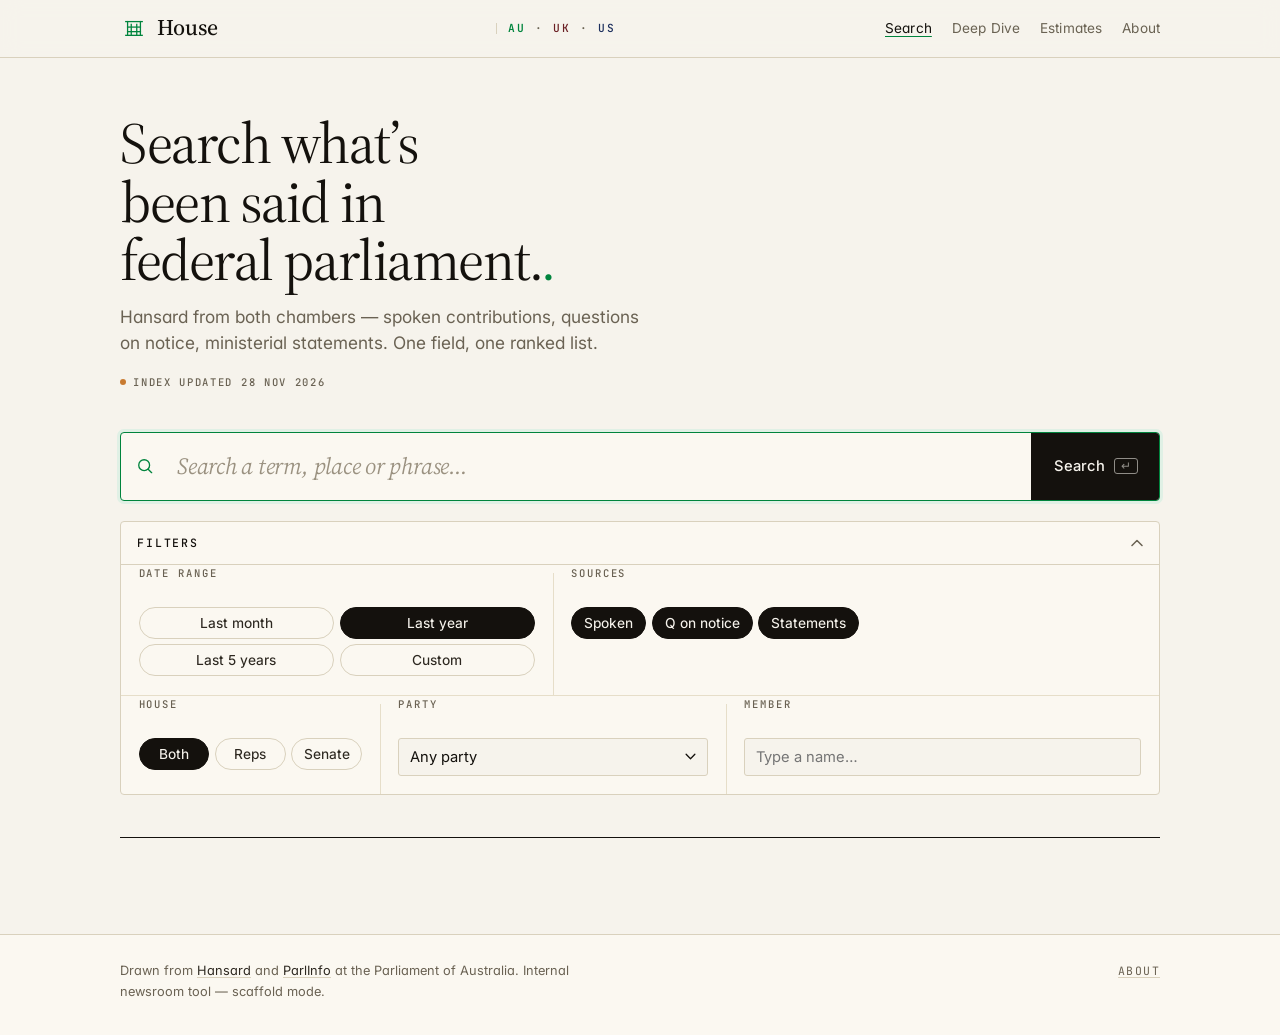
<file: index.html>
<!doctype html>
<html lang="en-GB">
<head>
  <meta charset="utf-8">
  <meta name="viewport" content="width=device-width, initial-scale=1, viewport-fit=cover">
  <title>House AU — search federal Hansard</title>
  <meta name="description" content="Search Australian federal Hansard — Reps and Senate, spoken contributions, questions on notice, ministerial statements. Built for Guardian Australia journalists.">
  <meta name="theme-color" content="#f6f3ec">

  <!-- favicon + social -->
  <link rel="icon" href="favicon.svg" type="image/svg+xml">
  <link rel="alternate icon" href="favicon.ico">
  <link rel="apple-touch-icon" href="apple-touch-icon.png">
  <meta property="og:title" content="House AU">
  <meta property="og:description" content="Search federal Hansard — Reps and Senate, in one ranked list.">
  <meta property="og:image" content="og.png">
  <meta property="og:type" content="website">
  <meta name="twitter:card" content="summary_large_image">

  <link rel="preconnect" href="https://fonts.googleapis.com">
  <link rel="preconnect" href="https://fonts.gstatic.com" crossorigin>
  <link rel="stylesheet" href="https://fonts.googleapis.com/css2?family=Source+Serif+4:opsz,wght@8..60,300..700&family=Source+Serif+4:ital,opsz,wght@1,8..60,300..600&family=Inter:wght@300;400;500;600&family=JetBrains+Mono:wght@400;500&display=swap">
  <link rel="stylesheet" href="style.css?v=44">
</head>
<body>
  <header class="topbar">
    <div class="topbar-inner">
      <a href="./" class="wordmark" aria-label="House Australia — home">
        <span class="mark" aria-hidden="true">
          <!-- abstracted portcullis: two columns under a lintel -->
          <svg viewBox="0 0 24 24" width="22" height="22" fill="none" stroke="currentColor" stroke-width="1.4" stroke-linecap="square">
            <path d="M3 5h18"/>
            <path d="M5 5v15"/>
            <path d="M19 5v15"/>
            <path d="M9 8v12"/>
            <path d="M15 8v12"/>
            <path d="M5 11h14"/>
            <path d="M5 16h14"/>
            <path d="M3 20h18"/>
          </svg>
        </span>
        <span class="wordmark-text">House</span>
      </a>
      <span class="region-pair">
        <span class="au-mark current">AU</span> &middot; <a class="uk-mark" href="https://peter-guillam123.github.io/House/" title="House UK">UK</a> &middot; <a class="us-mark" href="https://peter-guillam123.github.io/house-us/" title="House US">US</a>
      </span>
      <nav class="topnav">
        <a href="./" aria-current="page">Search</a>
        <a href="deep-dive.html">Deep Dive</a>
        <a href="estimates.html">Estimates</a>
        <a href="about.html">About</a>
      </nav>
    </div>
  </header>

  <main>
    <section class="hero">
      <h1 class="lede">Search what&rsquo;s been said in federal parliament.</h1>
      <p class="sub">Hansard from both chambers &mdash; spoken contributions, questions on notice, ministerial statements. One field, one ranked list.</p>
      <p class="index-stamp" id="index-stamp" aria-live="polite"></p>
    </section>

    <form id="search-form" class="search" autocomplete="off">
      <span class="search-icon" aria-hidden="true">
        <svg viewBox="0 0 24 24" width="20" height="20" fill="none" stroke="currentColor" stroke-width="1.6" stroke-linecap="round">
          <circle cx="11" cy="11" r="6.5"/>
          <path d="m20 20-4.2-4.2"/>
        </svg>
      </span>
      <label class="search-field">
        <span class="visually-hidden">Search term</span>
        <input id="q" type="search" name="q" placeholder="Search a term, place or phrase&hellip;" autocomplete="off" autofocus>
      </label>
      <button type="submit" class="primary">
        <span class="primary-label">Search</span>
        <span class="primary-kbd" aria-hidden="true">↵</span>
      </button>
    </form>

    <details class="filters-shell" id="filters-shell" open>
      <summary class="filters-toggle">
        <span class="ft-label">Filters</span>
        <span class="ft-summary" id="ft-summary" aria-live="polite"></span>
        <span class="ft-chev" aria-hidden="true">
          <svg viewBox="0 0 12 8" width="12" height="8" fill="none" stroke="currentColor" stroke-width="1.5" stroke-linecap="round" stroke-linejoin="round"><path d="M1 1.5 6 6.5 11 1.5"/></svg>
        </span>
      </summary>

      <section class="filters" aria-label="Filters">
        <fieldset class="filter">
          <legend>Date range</legend>
          <div class="pills" role="radiogroup" id="date-presets">
            <button type="button" role="radio" aria-checked="false" data-preset="month">Last month</button>
            <button type="button" role="radio" aria-checked="true"  data-preset="year">Last year</button>
            <button type="button" role="radio" aria-checked="false" data-preset="five">Last 5 years</button>
            <button type="button" role="radio" aria-checked="false" data-preset="custom">Custom</button>
          </div>
          <div class="custom-dates" id="custom-dates" hidden>
            <label>From <input type="date" id="from-date"></label>
            <label>To <input type="date" id="to-date"></label>
          </div>
        </fieldset>

        <fieldset class="filter">
          <legend>Sources</legend>
          <div class="pills" id="sources">
            <button type="button" data-source="spoken" aria-pressed="true">Spoken</button>
            <button type="button" data-source="wq"     aria-pressed="true">Q on notice</button>
            <button type="button" data-source="ws"     aria-pressed="true">Statements</button>
          </div>
        </fieldset>

        <fieldset class="filter">
          <legend>House</legend>
          <div class="pills" role="radiogroup" id="house">
            <button type="button" role="radio" aria-checked="true"  data-house="Both">Both</button>
            <button type="button" role="radio" aria-checked="false" data-house="Reps">Reps</button>
            <button type="button" role="radio" aria-checked="false" data-house="Senate">Senate</button>
          </div>
        </fieldset>

        <fieldset class="filter">
          <legend>Party</legend>
          <select id="party">
            <option value="Any">Any party</option>
          </select>
        </fieldset>

        <fieldset class="filter filter--member">
          <legend>Member</legend>
          <div class="member-box">
            <input id="member-input" type="search" placeholder="Type a name…" autocomplete="off">
            <ul id="member-suggestions" class="suggestions" hidden></ul>
            <div id="selected-member" class="selected-member" hidden>
              <span id="selected-member-label"></span>
              <button type="button" id="clear-member" aria-label="Clear member">×</button>
            </div>
          </div>
        </fieldset>
      </section>
    </details>

    <div class="results-toolbar">
      <div id="status" class="status" aria-live="polite"></div>
      <button id="export-md" type="button" class="export-btn" hidden>
        <span class="export-btn-label">Export</span>
        <svg class="export-btn-arrow" viewBox="0 0 16 16" width="11" height="11" fill="none" stroke="currentColor" stroke-width="1.6" stroke-linecap="round" stroke-linejoin="round" aria-hidden="true">
          <path d="M8 2v9"/><path d="m4.5 7.5 3.5 3.5 3.5-3.5"/><path d="M3 13.5h10"/>
        </svg>
      </button>
    </div>
    <ol id="results" class="results"></ol>
    <div class="more">
      <button type="button" id="load-more" hidden>Load more</button>
    </div>
  </main>

  <footer>
    <div class="footer-inner">
      <p class="colophon">
        Drawn from <a href="https://www.aph.gov.au/Parliamentary_Business/Hansard">Hansard</a>
        and <a href="https://parlinfo.aph.gov.au/">ParlInfo</a> at the Parliament of
        Australia. Internal newsroom tool — scaffold mode.
      </p>
      <p class="colophon-meta"><a href="about.html">About</a></p>
    </div>
  </footer>

  <script type="module" src="src/app.js?v=26"></script>
</body>
</html>
</file>
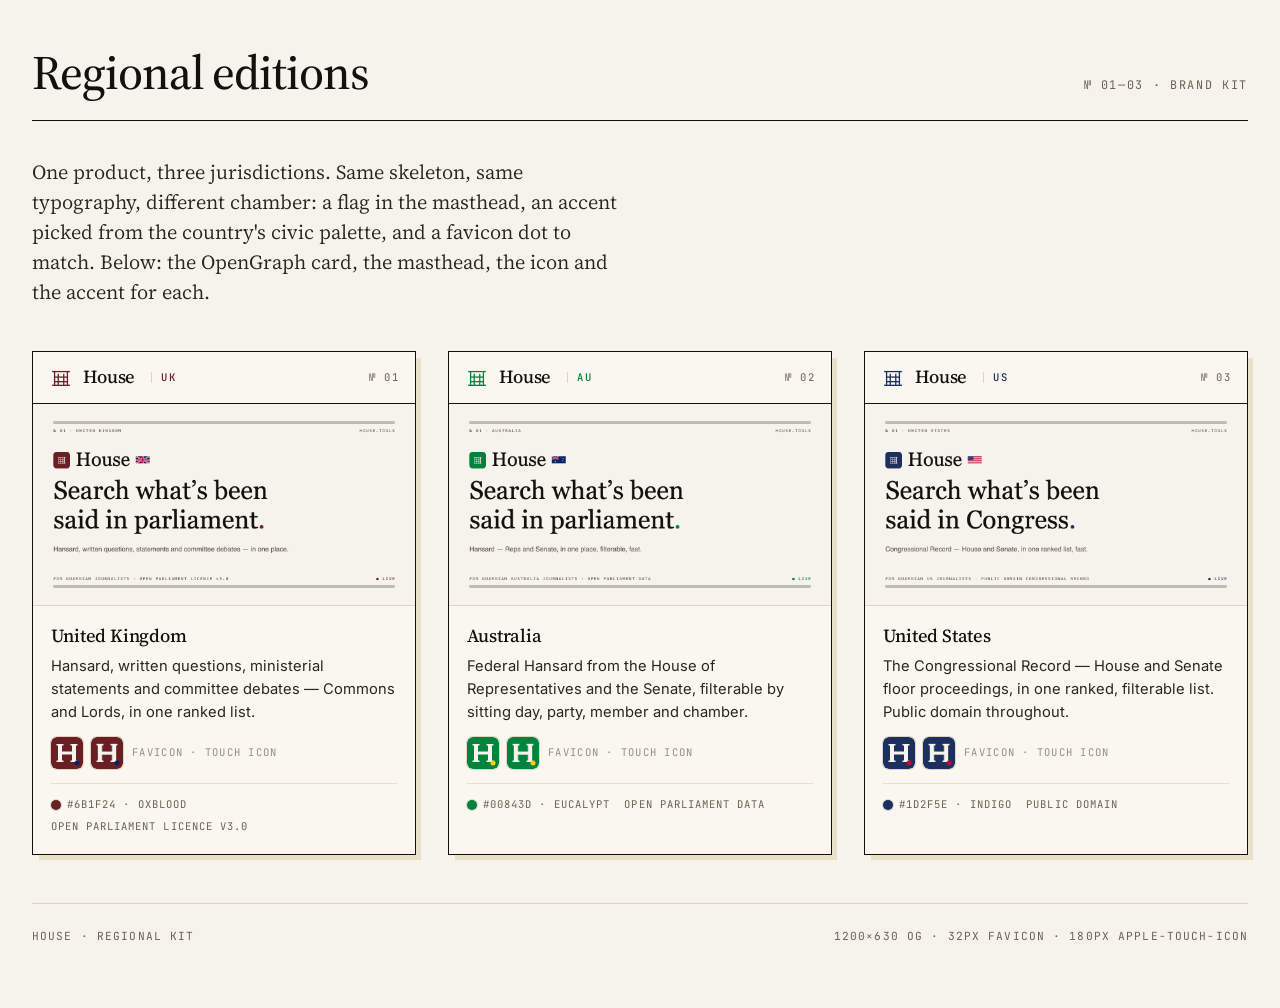
<file: regions/index.html>
<!doctype html>
<html lang="en-GB">
<head>
  <meta charset="utf-8">
  <meta name="viewport" content="width=device-width, initial-scale=1">
  <title>House — regions</title>
  <link rel="preconnect" href="https://fonts.googleapis.com">
  <link rel="preconnect" href="https://fonts.gstatic.com" crossorigin>
  <link rel="stylesheet" href="https://fonts.googleapis.com/css2?family=Source+Serif+4:opsz,wght@8..60,300..700&family=Inter:wght@300;400;500;600&family=JetBrains+Mono:wght@400;500&display=swap">
  <style>
    :root{
      --paper:#f6f3ec; --paper-warm:#faf7f0; --ink:#14110d; --ink-soft:#2a2620;
      --ink-muted:#6a6253; --ink-faint:#9a907c; --rule:#dcd4bf; --rule-soft:#e8e0c9;
      --serif:'Source Serif 4', 'Iowan Old Style', Georgia, serif;
      --sans:'Inter', -apple-system, BlinkMacSystemFont, system-ui, sans-serif;
      --mono:'JetBrains Mono', ui-monospace, Menlo, monospace;
    }
    *,*::before,*::after{box-sizing:border-box;}
    html,body{margin:0;background:var(--paper);color:var(--ink);font-family:var(--sans);}
    body{font-size:15px;line-height:1.5;-webkit-font-smoothing:antialiased;}
    a{color:var(--ink); text-decoration-color:var(--rule); text-underline-offset:0.18em;}
    a:hover{text-decoration-color:currentColor;}

    .frame{
      max-width:1280px; margin:0 auto;
      padding:clamp(1.5rem,4vw,3rem) clamp(1rem,3vw,2rem) 4rem;
    }
    .hd{ padding-bottom:1.5rem; border-bottom:1px solid var(--ink); margin-bottom:2.25rem;
         display:flex; align-items:baseline; justify-content:space-between; flex-wrap:wrap; gap:0.75rem;}
    .hd h1{
      font-family:var(--serif); font-weight:500;
      font-size:clamp(2rem, 5vw, 3rem); letter-spacing:-0.022em; margin:0; line-height:1;
    }
    .hd .stamp{
      font-family:var(--mono); font-size:0.74rem; letter-spacing:0.14em;
      text-transform:uppercase; color:var(--ink-muted);
    }
    .lede{
      font-family:var(--serif); font-size:clamp(1.05rem,2.4vw,1.25rem);
      font-variation-settings:'opsz' 18,'wght' 380; color:var(--ink-soft);
      max-width:60ch; margin:0 0 2.75rem;
    }

    .grid{
      display:grid; gap:clamp(1.25rem, 3vw, 2rem);
      grid-template-columns:1fr;
    }
    @media (min-width:780px){ .grid{ grid-template-columns:repeat(3, 1fr); } }

    .card{
      background:var(--paper-warm);
      border:1px solid var(--ink);
      box-shadow:6px 6px 0 -1px var(--rule-soft);
      display:flex; flex-direction:column;
    }

    .card-head{
      display:flex; align-items:center; justify-content:space-between;
      padding:0.85rem 1rem; border-bottom:1px solid var(--ink);
    }
    .card-head .left{ display:flex; align-items:center; gap:0.6rem; }
    .card-head .mk{
      width:24px; height:24px; display:inline-grid; place-items:center;
      color:var(--accent);
    }
    .card-head .wm{
      font-family:var(--serif); font-weight:500; font-size:1.15rem;
      letter-spacing:-0.018em; line-height:1;
    }
    .card-head .stamp{
      font-family:var(--mono); font-size:0.66rem; letter-spacing:0.14em;
      text-transform:uppercase; color:var(--ink-muted);
    }

    .card-og{
      display:block; width:100%; height:auto;
      border-bottom:1px solid var(--rule);
    }

    .card-body{ padding:1rem 1.1rem 1.15rem; }
    .card-body h3{
      font-family:var(--serif); font-weight:500; font-size:1.15rem;
      letter-spacing:-0.012em; margin:0 0 0.35rem;
    }
    .card-body p{
      margin:0; color:var(--ink-soft);
      font-size:0.92rem; line-height:1.55;
    }

    .meta{
      margin-top:0.85rem; padding-top:0.85rem; border-top:1px solid var(--rule-soft);
      display:flex; flex-wrap:wrap; gap:0.4rem 0.9rem;
      font-family:var(--mono); font-size:0.66rem; letter-spacing:0.1em;
      text-transform:uppercase; color:var(--ink-muted); align-items:center;
    }
    .swatch{
      display:inline-flex; align-items:center; gap:0.4rem;
    }
    .swatch i{
      display:inline-block; width:10px; height:10px; border-radius:50%;
      background:var(--accent); box-shadow:0 0 0 1px rgba(20,17,13,0.15);
    }
    .meta a{ color:var(--ink-muted); }
    .meta a:hover{ color:var(--ink); }

    .assets{
      margin-top:0.85rem; display:flex; gap:0.55rem; align-items:center;
    }
    .assets img{
      width:32px; height:32px; border-radius:6px; background:var(--paper);
      box-shadow:0 0 0 1px var(--rule);
    }
    .assets .label{
      font-family:var(--mono); font-size:0.66rem; letter-spacing:0.12em;
      text-transform:uppercase; color:var(--ink-faint);
    }

    /* per-card accent */
    .uk{ --accent:#6b1f24; }
    .au{ --accent:#00843d; }
    .us{ --accent:#1d2f5e; }

    .foot{
      margin-top:3rem; padding-top:1.5rem; border-top:1px solid var(--rule);
      display:flex; justify-content:space-between; gap:1rem; flex-wrap:wrap;
      font-family:var(--mono); font-size:0.7rem; letter-spacing:0.1em;
      text-transform:uppercase; color:var(--ink-muted);
    }
  
    .card-head .rtag{
      font-family:var(--mono); font-size:0.66rem; font-weight:500;
      letter-spacing:0.18em; text-transform:uppercase; color:var(--accent);
      padding-left:0.55rem; margin-left:0.4rem;
      border-left:1px solid var(--rule);
      line-height:1;
    }
  </style>
</head>
<body>
  <div class="frame">
    <header class="hd">
      <h1>Regional editions</h1>
      <div class="stamp">№ 01—03 · Brand kit</div>
    </header>

    <p class="lede">
      One product, three jurisdictions. Same skeleton, same typography,
      different chamber: a flag in the masthead, an accent picked from the
      country's civic palette, and a favicon dot to match. Below: the
      OpenGraph card, the masthead, the icon and the accent for each.
    </p>

    <div class="grid">

      <article class="card uk">
        <header class="card-head">
          <div class="left">
            <span class="mk" aria-hidden="true">
              <svg viewBox="0 0 24 24" width="22" height="22" fill="none" stroke="currentColor" stroke-width="1.4" stroke-linecap="square">
                <path d="M3 5h18"/><path d="M5 5v15"/><path d="M19 5v15"/>
                <path d="M9 8v12"/><path d="M15 8v12"/>
                <path d="M5 11h14"/><path d="M5 16h14"/><path d="M3 20h18"/>
              </svg>
            </span>
            <span class="wm">House</span>
            <span class="rtag">UK</span>
          </div>
          <span class="stamp">№ 01</span>
        </header>
        <img class="card-og" src="uk/og.png" alt="UK OpenGraph card">
        <div class="card-body">
          <h3>United Kingdom</h3>
          <p>Hansard, written questions, ministerial statements and committee debates — Commons and Lords, in one ranked list.</p>
          <div class="assets">
            <img src="uk/favicon.svg" alt="UK favicon">
            <img src="uk/apple-touch-icon.png" alt="UK touch icon">
            <span class="label">Favicon · Touch icon</span>
          </div>
          <div class="meta">
            <span class="swatch"><i></i> #6B1F24 · oxblood</span>
            <span>Open Parliament Licence v3.0</span>
          </div>
        </div>
      </article>

      <article class="card au">
        <header class="card-head">
          <div class="left">
            <span class="mk" aria-hidden="true">
              <svg viewBox="0 0 24 24" width="22" height="22" fill="none" stroke="currentColor" stroke-width="1.4" stroke-linecap="square">
                <path d="M3 5h18"/><path d="M5 5v15"/><path d="M19 5v15"/>
                <path d="M9 8v12"/><path d="M15 8v12"/>
                <path d="M5 11h14"/><path d="M5 16h14"/><path d="M3 20h18"/>
              </svg>
            </span>
            <span class="wm">House</span>
            <span class="rtag">AU</span>
          </div>
          <span class="stamp">№ 02</span>
        </header>
        <img class="card-og" src="au/og.png" alt="AU OpenGraph card">
        <div class="card-body">
          <h3>Australia</h3>
          <p>Federal Hansard from the House of Representatives and the Senate, filterable by sitting day, party, member and chamber.</p>
          <div class="assets">
            <img src="au/favicon.svg" alt="AU favicon">
            <img src="au/apple-touch-icon.png" alt="AU touch icon">
            <span class="label">Favicon · Touch icon</span>
          </div>
          <div class="meta">
            <span class="swatch"><i></i> #00843D · eucalypt</span>
            <span>Open Parliament Data</span>
          </div>
        </div>
      </article>

      <article class="card us">
        <header class="card-head">
          <div class="left">
            <span class="mk" aria-hidden="true">
              <svg viewBox="0 0 24 24" width="22" height="22" fill="none" stroke="currentColor" stroke-width="1.4" stroke-linecap="square">
                <path d="M3 5h18"/><path d="M5 5v15"/><path d="M19 5v15"/>
                <path d="M9 8v12"/><path d="M15 8v12"/>
                <path d="M5 11h14"/><path d="M5 16h14"/><path d="M3 20h18"/>
              </svg>
            </span>
            <span class="wm">House</span>
            <span class="rtag">US</span>
          </div>
          <span class="stamp">№ 03</span>
        </header>
        <img class="card-og" src="us/og.png" alt="US OpenGraph card">
        <div class="card-body">
          <h3>United States</h3>
          <p>The Congressional Record — House and Senate floor proceedings, in one ranked, filterable list. Public domain throughout.</p>
          <div class="assets">
            <img src="us/favicon.svg" alt="US favicon">
            <img src="us/apple-touch-icon.png" alt="US touch icon">
            <span class="label">Favicon · Touch icon</span>
          </div>
          <div class="meta">
            <span class="swatch"><i></i> #1D2F5E · indigo</span>
            <span>Public domain</span>
          </div>
        </div>
      </article>

    </div>

    <footer class="foot">
      <span>House · Regional kit</span>
      <span>1200×630 OG · 32px favicon · 180px apple-touch-icon</span>
    </footer>
  </div>
</body>
</html>
</file>
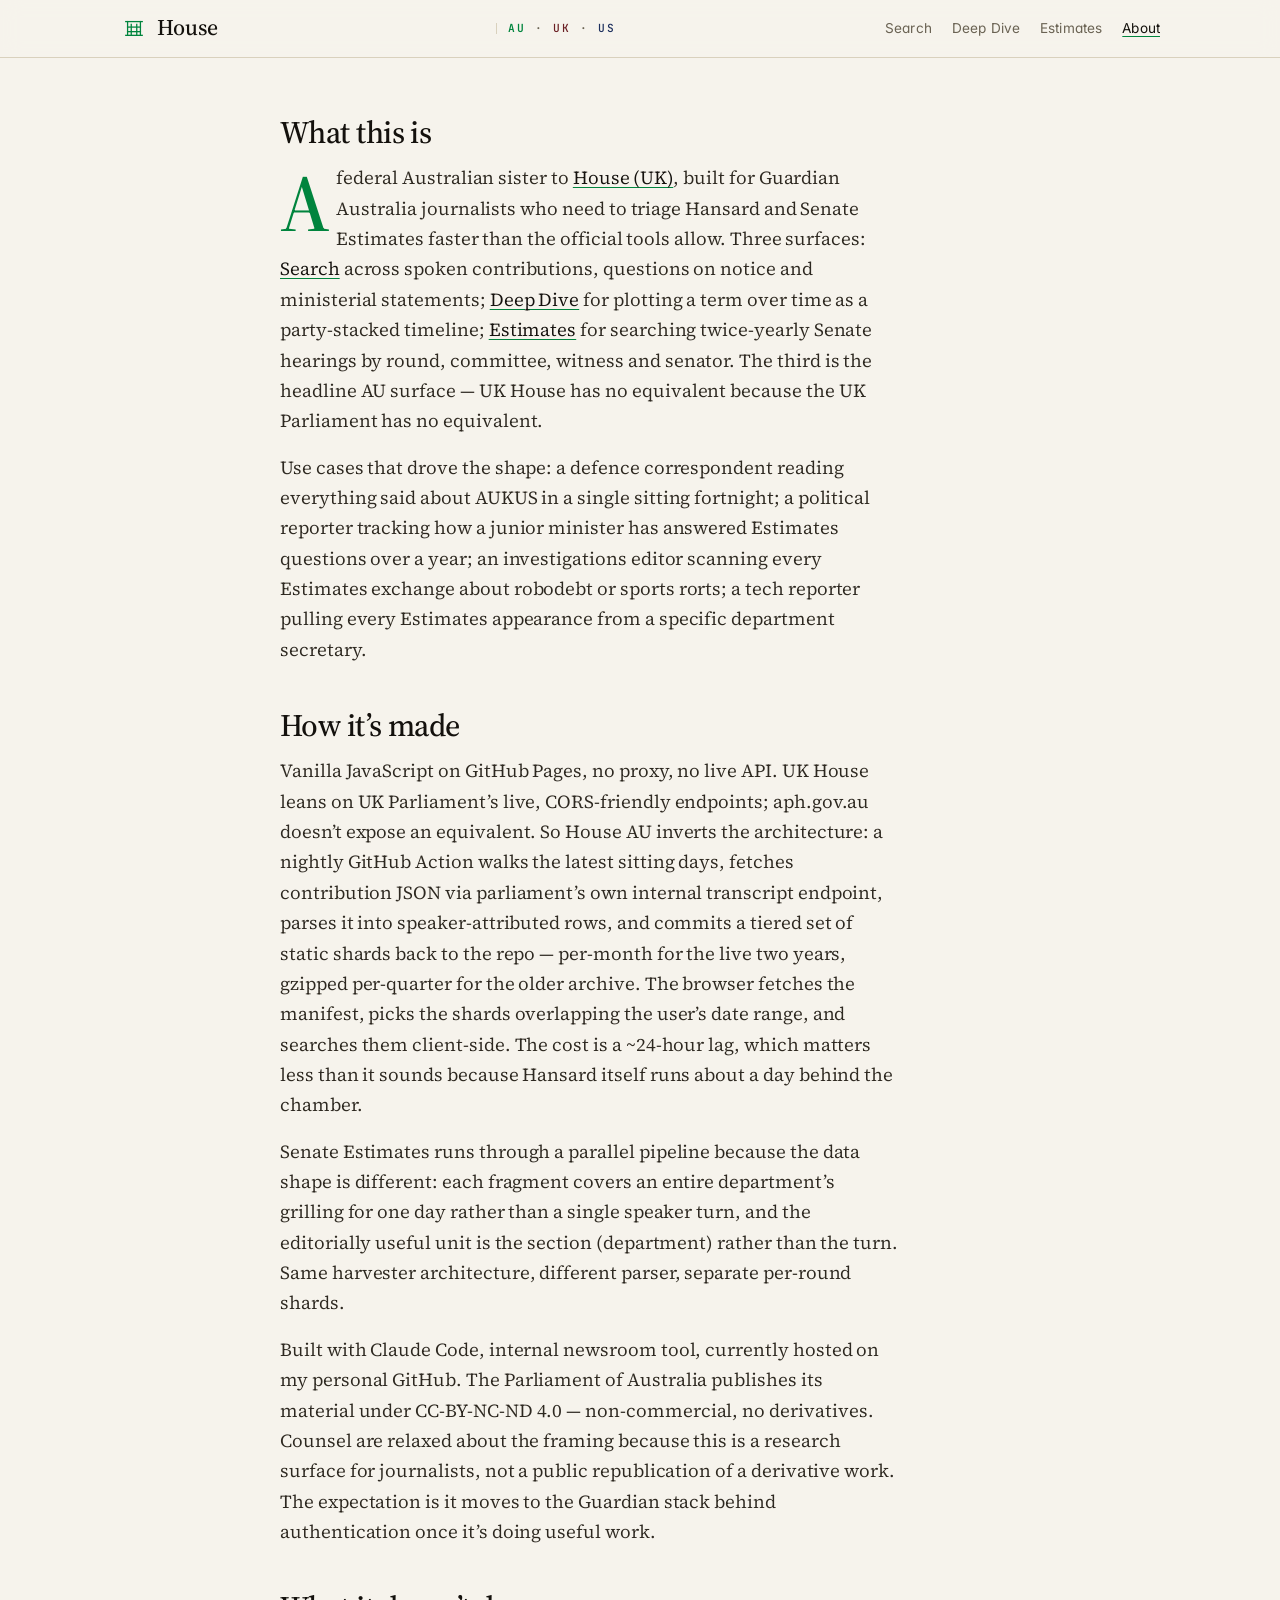
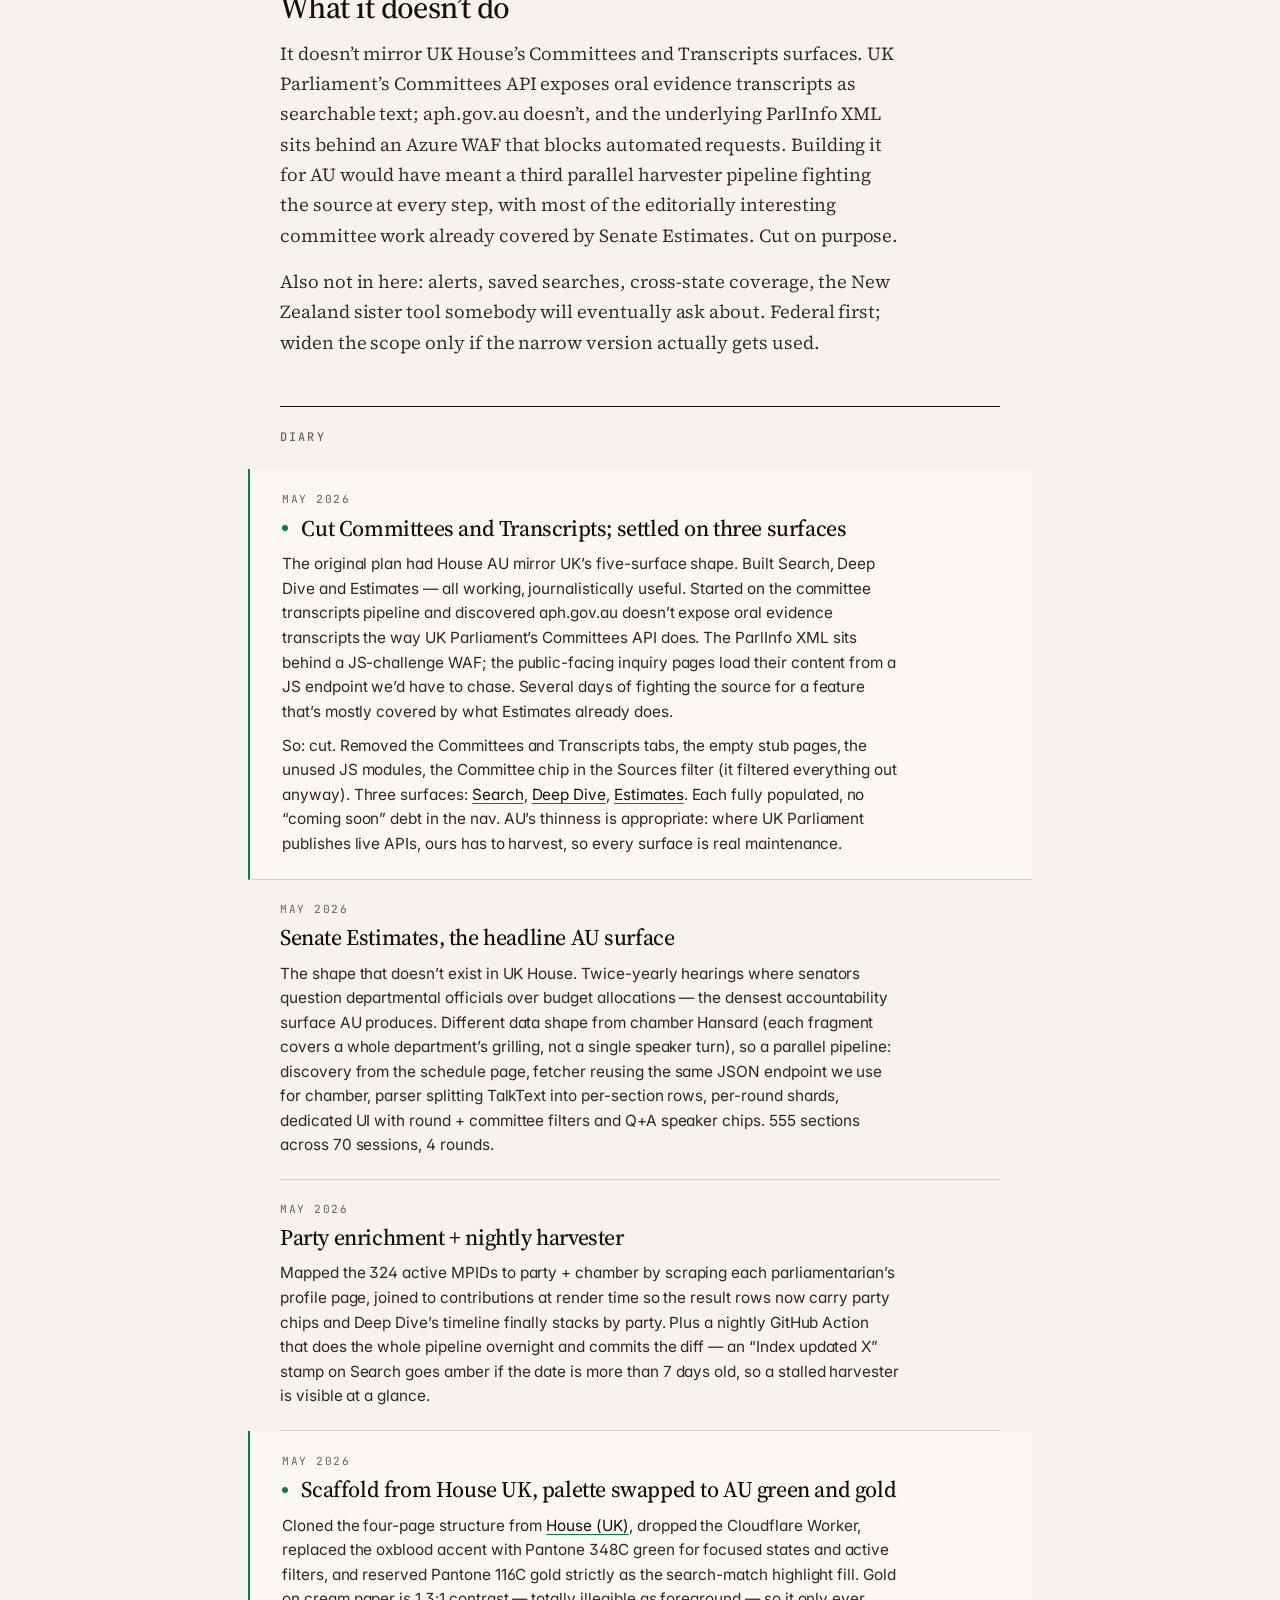
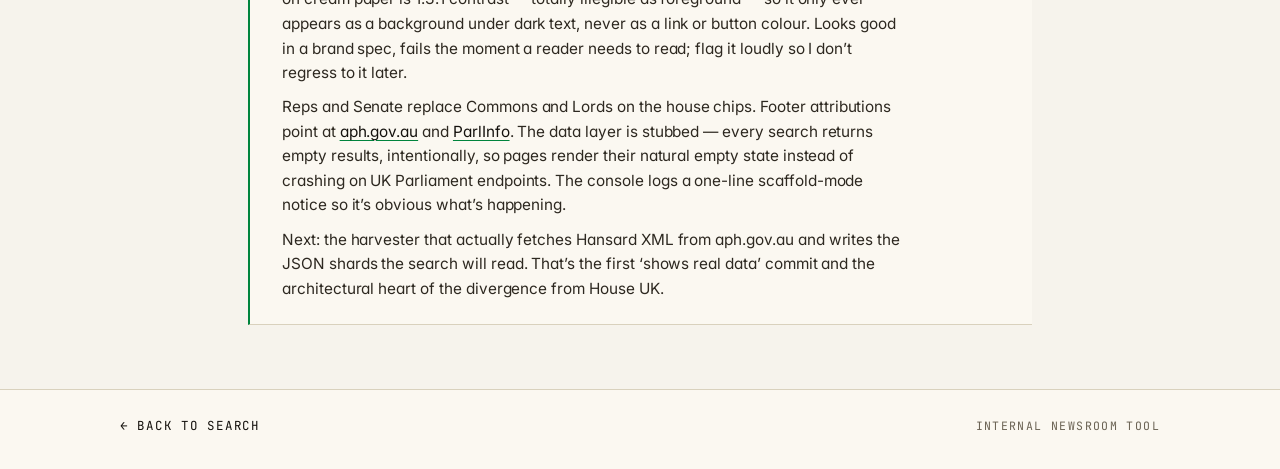
<file: about.html>
<!doctype html>
<html lang="en-GB">
<head>
  <meta charset="utf-8">
  <meta name="viewport" content="width=device-width, initial-scale=1, viewport-fit=cover">
  <title>About — House AU</title>
  <meta name="theme-color" content="#f6f3ec">
  <link rel="icon" href="favicon.svg" type="image/svg+xml">
  <link rel="alternate icon" href="favicon.ico">
  <link rel="apple-touch-icon" href="apple-touch-icon.png">
  <link rel="preconnect" href="https://fonts.googleapis.com">
  <link rel="preconnect" href="https://fonts.gstatic.com" crossorigin>
  <link rel="stylesheet" href="https://fonts.googleapis.com/css2?family=Source+Serif+4:opsz,wght@8..60,300..700&family=Source+Serif+4:ital,opsz,wght@1,8..60,300..600&family=Inter:wght@300;400;500;600&family=JetBrains+Mono:wght@400;500&display=swap">
  <link rel="stylesheet" href="style.css?v=44">
</head>
<body>
  <header class="topbar">
    <div class="topbar-inner">
      <a href="./" class="wordmark" aria-label="House Australia — home">
        <span class="mark" aria-hidden="true">
          <svg viewBox="0 0 24 24" width="22" height="22" fill="none" stroke="currentColor" stroke-width="1.4" stroke-linecap="square">
            <path d="M3 5h18"/><path d="M5 5v15"/><path d="M19 5v15"/>
            <path d="M9 8v12"/><path d="M15 8v12"/>
            <path d="M5 11h14"/><path d="M5 16h14"/><path d="M3 20h18"/>
          </svg>
        </span>
        <span class="wordmark-text">House</span>
      </a>
      <span class="region-pair">
        <span class="au-mark current">AU</span> &middot; <a class="uk-mark" href="https://peter-guillam123.github.io/House/" title="House UK">UK</a> &middot; <a class="us-mark" href="https://peter-guillam123.github.io/house-us/" title="House US">US</a>
      </span>
      <nav class="topnav">
        <a href="./">Search</a>
        <a href="deep-dive.html">Deep Dive</a>
        <a href="estimates.html">Estimates</a>
        <a href="about.html" aria-current="page">About</a>
      </nav>
    </div>
  </header>

  <main class="prose">
    <h2>What this is</h2>
    <p class="lede">
      A federal Australian sister to <a href="https://github.com/peter-guillam123/House">House (UK)</a>,
      built for Guardian Australia journalists who need to triage Hansard
      and Senate Estimates faster than the official tools allow. Three
      surfaces: <a href="./">Search</a> across spoken contributions,
      questions on notice and ministerial statements; <a href="deep-dive.html">Deep
      Dive</a> for plotting a term over time as a party-stacked timeline;
      <a href="estimates.html">Estimates</a> for searching twice-yearly
      Senate hearings by round, committee, witness and senator. The third
      is the headline AU surface &mdash; UK House has no equivalent
      because the UK Parliament has no equivalent.
    </p>
    <p>
      Use cases that drove the shape: a defence correspondent reading
      everything said about AUKUS in a single sitting fortnight; a
      political reporter tracking how a junior minister has answered
      Estimates questions over a year; an investigations editor scanning
      every Estimates exchange about robodebt or sports rorts; a tech
      reporter pulling every Estimates appearance from a specific
      department secretary.
    </p>

    <h2>How it&rsquo;s made</h2>
    <p>
      Vanilla JavaScript on GitHub Pages, no proxy, no live API. UK House
      leans on UK Parliament&rsquo;s live, CORS-friendly endpoints;
      aph.gov.au doesn&rsquo;t expose an equivalent. So House AU inverts
      the architecture: a nightly GitHub Action walks the latest sitting
      days, fetches contribution JSON via parliament&rsquo;s own internal
      transcript endpoint, parses it into speaker-attributed rows, and
      commits a tiered set of static shards back to the repo &mdash;
      per-month for the live two years, gzipped per-quarter for the older
      archive. The browser fetches the manifest, picks the shards
      overlapping the user&rsquo;s date range, and searches them
      client-side. The cost is a ~24-hour lag, which matters less than
      it sounds because Hansard itself runs about a day behind the chamber.
    </p>
    <p>
      Senate Estimates runs through a parallel pipeline because the
      data shape is different: each fragment covers an entire
      department&rsquo;s grilling for one day rather than a single
      speaker turn, and the editorially useful unit is the section
      (department) rather than the turn. Same harvester architecture,
      different parser, separate per-round shards.
    </p>
    <p>
      Built with Claude Code, internal newsroom tool, currently hosted
      on my personal GitHub. The Parliament of Australia publishes
      its material under CC-BY-NC-ND 4.0 &mdash; non-commercial, no
      derivatives. Counsel are relaxed about the framing because this
      is a research surface for journalists, not a public republication
      of a derivative work. The expectation is it moves to the Guardian
      stack behind authentication once it&rsquo;s doing useful work.
    </p>

    <h2>What it doesn&rsquo;t do</h2>
    <p>
      It doesn&rsquo;t mirror UK House&rsquo;s Committees and Transcripts
      surfaces. UK Parliament&rsquo;s Committees API exposes oral evidence
      transcripts as searchable text; aph.gov.au doesn&rsquo;t, and the
      underlying ParlInfo XML sits behind an Azure WAF that blocks
      automated requests. Building it for AU would have meant a third
      parallel harvester pipeline fighting the source at every step,
      with most of the editorially interesting committee work already
      covered by Senate Estimates. Cut on purpose.
    </p>
    <p>
      Also not in here: alerts, saved searches, cross-state coverage,
      the New Zealand sister tool somebody will eventually ask about.
      Federal first; widen the scope only if the narrow version actually
      gets used.
    </p>

    <section class="changelog">
      <h2>Diary</h2>

      <div class="entry milestone">
        <p class="when">May 2026</p>
        <h3>Cut Committees and Transcripts; settled on three surfaces</h3>
        <p>
          The original plan had House AU mirror UK&rsquo;s five-surface shape.
          Built Search, Deep Dive and Estimates &mdash; all working,
          journalistically useful. Started on the committee transcripts pipeline
          and discovered aph.gov.au doesn&rsquo;t expose oral evidence
          transcripts the way UK Parliament&rsquo;s Committees API does. The
          ParlInfo XML sits behind a JS-challenge WAF; the public-facing
          inquiry pages load their content from a JS endpoint we&rsquo;d
          have to chase. Several days of fighting the source for a feature
          that&rsquo;s mostly covered by what Estimates already does.
        </p>
        <p>
          So: cut. Removed the Committees and Transcripts tabs, the empty
          stub pages, the unused JS modules, the Committee chip in the
          Sources filter (it filtered everything out anyway). Three
          surfaces: <a href="./">Search</a>, <a href="deep-dive.html">Deep
          Dive</a>, <a href="estimates.html">Estimates</a>. Each fully
          populated, no &ldquo;coming soon&rdquo; debt in the nav.
          AU&rsquo;s thinness is appropriate: where UK Parliament publishes
          live APIs, ours has to harvest, so every surface is real
          maintenance.
        </p>
      </div>

      <div class="entry">
        <p class="when">May 2026</p>
        <h3>Senate Estimates, the headline AU surface</h3>
        <p>
          The shape that doesn&rsquo;t exist in UK House. Twice-yearly
          hearings where senators question departmental officials over
          budget allocations &mdash; the densest accountability surface
          AU produces. Different data shape from chamber Hansard
          (each fragment covers a whole department&rsquo;s grilling, not
          a single speaker turn), so a parallel pipeline: discovery from
          the schedule page, fetcher reusing the same JSON endpoint we use
          for chamber, parser splitting TalkText into per-section rows,
          per-round shards, dedicated UI with round + committee filters
          and Q+A speaker chips. 555 sections across 70 sessions, 4 rounds.
        </p>
      </div>

      <div class="entry">
        <p class="when">May 2026</p>
        <h3>Party enrichment + nightly harvester</h3>
        <p>
          Mapped the 324 active MPIDs to party + chamber by scraping each
          parliamentarian&rsquo;s profile page, joined to contributions at
          render time so the result rows now carry party chips and Deep
          Dive&rsquo;s timeline finally stacks by party. Plus a nightly
          GitHub Action that does the whole pipeline overnight and
          commits the diff &mdash; an &ldquo;Index updated X&rdquo; stamp
          on Search goes amber if the date is more than 7 days old, so a
          stalled harvester is visible at a glance.
        </p>
      </div>

      <div class="entry milestone">
        <p class="when">May 2026</p>
        <h3>Scaffold from House UK, palette swapped to AU green and gold</h3>
        <p>
          Cloned the four-page structure from <a href="https://github.com/peter-guillam123/House">House
          (UK)</a>, dropped the Cloudflare Worker, replaced the oxblood
          accent with Pantone 348C green for focused states and active
          filters, and reserved Pantone 116C gold strictly as the
          search-match highlight fill. Gold on cream paper is 1.3:1
          contrast &mdash; totally illegible as foreground &mdash; so it
          only ever appears as a background under dark text, never as a
          link or button colour. Looks good in a brand spec, fails the
          moment a reader needs to read; flag it loudly so I don&rsquo;t
          regress to it later.
        </p>
        <p>
          Reps and Senate replace Commons and Lords on the house chips.
          Footer attributions point at <a href="https://www.aph.gov.au/Parliamentary_Business/Hansard">aph.gov.au</a>
          and <a href="https://parlinfo.aph.gov.au/">ParlInfo</a>. The
          data layer is stubbed &mdash; every search returns empty
          results, intentionally, so pages render their natural empty
          state instead of crashing on UK Parliament endpoints. The
          console logs a one-line scaffold-mode notice so it&rsquo;s
          obvious what&rsquo;s happening.
        </p>
        <p>
          Next: the harvester that actually fetches Hansard XML from
          aph.gov.au and writes the JSON shards the search will read.
          That&rsquo;s the first &lsquo;shows real data&rsquo; commit and
          the architectural heart of the divergence from House UK.
        </p>
      </div>
    </section>
  </main>

  <footer>
    <div class="footer-inner">
      <p class="colophon"><a class="back" href="./">← Back to search</a></p>
      <p class="colophon-meta">Internal newsroom tool</p>
    </div>
  </footer>
</body>
</html>
</file>
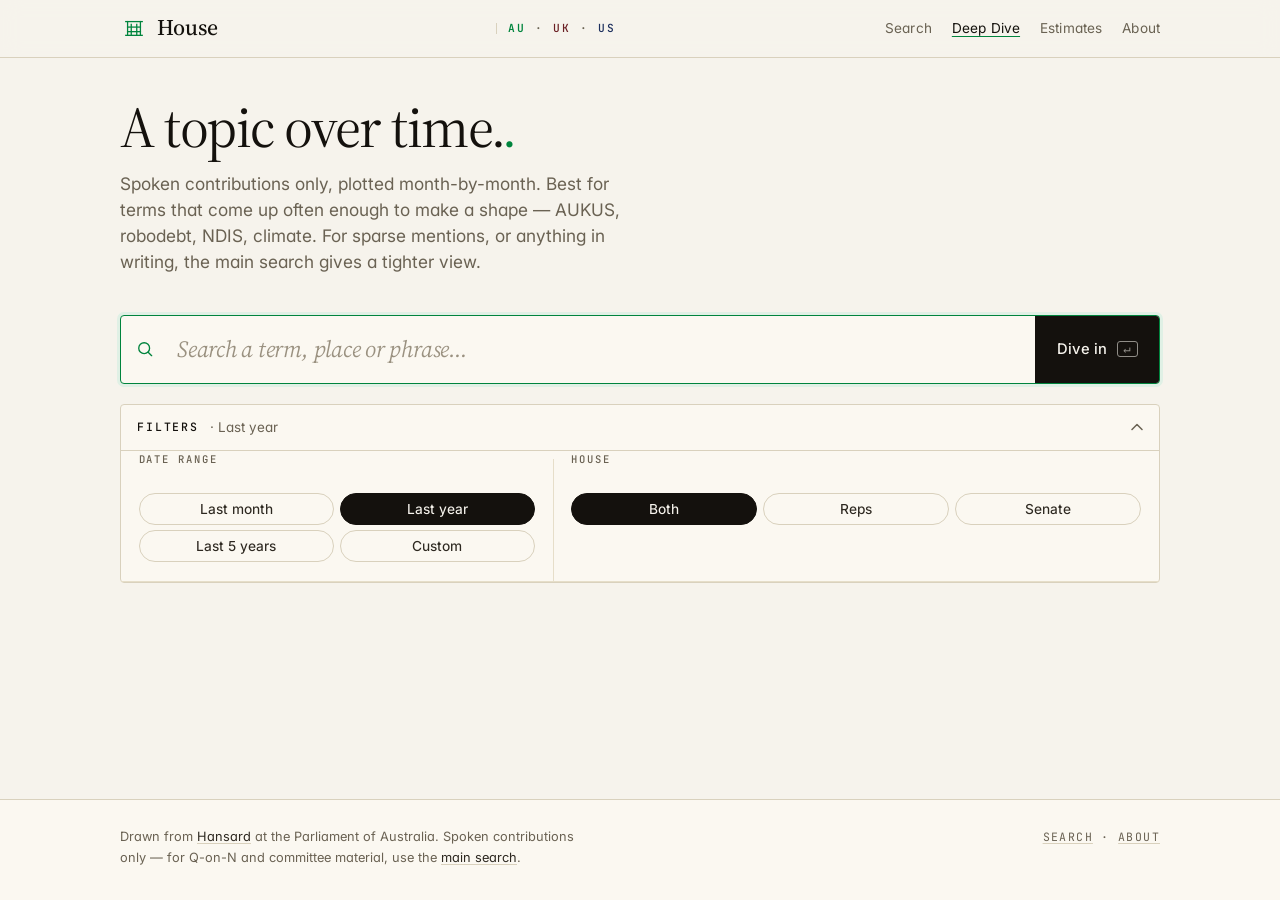
<file: deep-dive.html>
<!doctype html>
<html lang="en-GB">
<head>
  <meta charset="utf-8">
  <meta name="viewport" content="width=device-width, initial-scale=1, viewport-fit=cover">
  <title>Deep Dive — House AU</title>
  <meta name="description" content="A monthly view of how federal parliament has discussed a term over time. Party-stacked timeline, top members, top debates and the contributions themselves.">
  <meta name="theme-color" content="#f6f3ec">
  <link rel="icon" href="favicon.svg" type="image/svg+xml">
  <link rel="alternate icon" href="favicon.ico">
  <link rel="apple-touch-icon" href="apple-touch-icon.png">
  <link rel="preconnect" href="https://fonts.googleapis.com">
  <link rel="preconnect" href="https://fonts.gstatic.com" crossorigin>
  <link rel="stylesheet" href="https://fonts.googleapis.com/css2?family=Source+Serif+4:opsz,wght@8..60,300..700&family=Source+Serif+4:ital,opsz,wght@1,8..60,300..600&family=Inter:wght@300;400;500;600&family=JetBrains+Mono:wght@400;500&display=swap">
  <link rel="stylesheet" href="style.css?v=44">
</head>
<body>
  <header class="topbar">
    <div class="topbar-inner">
      <a href="./" class="wordmark" aria-label="House Australia — home">
        <span class="mark" aria-hidden="true">
          <svg viewBox="0 0 24 24" width="22" height="22" fill="none" stroke="currentColor" stroke-width="1.4" stroke-linecap="square">
            <path d="M3 5h18"/><path d="M5 5v15"/><path d="M19 5v15"/>
            <path d="M9 8v12"/><path d="M15 8v12"/>
            <path d="M5 11h14"/><path d="M5 16h14"/><path d="M3 20h18"/>
          </svg>
        </span>
        <span class="wordmark-text">House</span>
      </a>
      <span class="region-pair">
        <span class="au-mark current">AU</span> &middot; <a class="uk-mark" href="https://peter-guillam123.github.io/House/" title="House UK">UK</a> &middot; <a class="us-mark" href="https://peter-guillam123.github.io/house-us/" title="House US">US</a>
      </span>
      <nav class="topnav">
        <a href="./">Search</a>
        <a href="deep-dive.html" aria-current="page">Deep Dive</a>
        <a href="estimates.html">Estimates</a>
        <a href="about.html">About</a>
      </nav>
    </div>
  </header>

  <main class="dd-main">
    <section class="hero">
      <h1 class="lede">A topic over time.</h1>
      <p class="sub">Spoken contributions only, plotted month-by-month. Best for terms that come up often enough to make a shape &mdash; AUKUS, robodebt, NDIS, climate. For sparse mentions, or anything in writing, the main search gives a tighter view.</p>
    </section>

    <form id="dd-form" class="search" autocomplete="off">
      <span class="search-icon" aria-hidden="true">
        <svg viewBox="0 0 24 24" width="20" height="20" fill="none" stroke="currentColor" stroke-width="1.6" stroke-linecap="round">
          <circle cx="11" cy="11" r="6.5"/>
          <path d="m20 20-4.2-4.2"/>
        </svg>
      </span>
      <label class="search-field">
        <span class="visually-hidden">Search term</span>
        <input id="dd-q" type="search" name="q" placeholder="Search a term, place or phrase…" autocomplete="off" autofocus>
      </label>
      <button type="submit" class="primary">
        <span class="primary-label">Dive in</span>
        <span class="primary-kbd" aria-hidden="true">↵</span>
      </button>
    </form>

    <details class="filters-shell" id="dd-filters-shell" open>
      <summary class="filters-toggle">
        <span class="ft-label">Filters</span>
        <span class="ft-summary" id="dd-ft-summary" aria-live="polite"></span>
        <span class="ft-chev" aria-hidden="true">
          <svg viewBox="0 0 12 8" width="12" height="8" fill="none" stroke="currentColor" stroke-width="1.5" stroke-linecap="round" stroke-linejoin="round"><path d="M1 1.5 6 6.5 11 1.5"/></svg>
        </span>
      </summary>

      <section class="filters" aria-label="Filters">
        <fieldset class="filter">
          <legend>Date range</legend>
          <div class="pills" role="radiogroup" id="dd-date-presets">
            <button type="button" role="radio" aria-checked="false" data-preset="month">Last month</button>
            <button type="button" role="radio" aria-checked="true"  data-preset="year">Last year</button>
            <button type="button" role="radio" aria-checked="false" data-preset="five">Last 5 years</button>
            <button type="button" role="radio" aria-checked="false" data-preset="custom">Custom</button>
          </div>
          <div class="custom-dates" id="dd-custom-dates" hidden>
            <label>From <input type="date" id="dd-from-date"></label>
            <label>To <input type="date" id="dd-to-date"></label>
          </div>
        </fieldset>

        <fieldset class="filter">
          <legend>House</legend>
          <div class="pills" role="radiogroup" id="dd-house">
            <button type="button" role="radio" aria-checked="true"  data-house="Both">Both</button>
            <button type="button" role="radio" aria-checked="false" data-house="Reps">Reps</button>
            <button type="button" role="radio" aria-checked="false" data-house="Senate">Senate</button>
          </div>
        </fieldset>
      </section>
    </details>

    <p id="dd-status" class="status" aria-live="polite"></p>

    <section id="dd-results" class="dd-section" hidden>
      <div class="dd-stats">
        <div class="dd-stat-cell">
          <p class="dd-stat-label">Total contributions</p>
          <p class="dd-stat-big" id="dd-stat-total">—</p>
        </div>
        <div class="dd-stat-cell">
          <p class="dd-stat-label">Peak month</p>
          <p class="dd-stat-big" id="dd-stat-peak">—</p>
          <p class="dd-stat-sub" id="dd-stat-peak-sub"></p>
        </div>
        <div class="dd-stat-cell">
          <p class="dd-stat-label">First mention</p>
          <p class="dd-stat-big" id="dd-stat-first">—</p>
          <p class="dd-stat-sub" id="dd-stat-first-sub"></p>
        </div>
        <div class="dd-stat-cell">
          <p class="dd-stat-label">Most recent</p>
          <p class="dd-stat-big" id="dd-stat-last">—</p>
          <p class="dd-stat-sub" id="dd-stat-last-sub"></p>
        </div>
      </div>

      <div class="dd-chart-wrap">
        <p class="dd-eyebrow">Monthly volume · party-stacked</p>
        <div id="dd-chart" class="dd-chart"></div>
        <div id="dd-legend" class="dd-legend"></div>
        <p id="dd-caveat" class="dd-caveat" hidden>
          Bar heights are exact; party proportions are based on a sample of up
          to 50 contributions per month, so dominant parties are reliable but
          tiny slices may be approximate.
        </p>
      </div>

      <div class="dd-grid">
        <section class="dd-side">
          <p class="dd-eyebrow">Most contributions</p>
          <ol id="dd-top-members" class="dd-rank"></ol>
          <button id="dd-top-members-more" class="dd-rank-more" type="button" aria-expanded="false" aria-controls="dd-top-members" hidden>Show all</button>
        </section>
        <section class="dd-side">
          <p class="dd-eyebrow">In these debates</p>
          <ol id="dd-top-debates" class="dd-rank"></ol>
          <button id="dd-top-debates-more" class="dd-rank-more" type="button" aria-expanded="false" aria-controls="dd-top-debates" hidden>Show all</button>
        </section>
        <section class="dd-side">
          <p class="dd-eyebrow">Often mentioned alongside</p>
          <ol id="dd-co-terms" class="dd-rank"></ol>
          <button id="dd-co-terms-more" class="dd-rank-more" type="button" aria-expanded="false" aria-controls="dd-co-terms" hidden>Show all</button>
        </section>
      </div>

      <section class="dd-headlines-wrap">
        <div class="dd-headlines-toolbar">
          <p class="dd-eyebrow">Contributions</p>
          <button id="dd-export-md" type="button" class="export-btn" hidden>
            <span class="export-btn-label">Export</span>
            <svg class="export-btn-arrow" viewBox="0 0 16 16" width="11" height="11" fill="none" stroke="currentColor" stroke-width="1.6" stroke-linecap="round" stroke-linejoin="round" aria-hidden="true">
              <path d="M8 2v9"/><path d="m4.5 7.5 3.5 3.5 3.5-3.5"/><path d="M3 13.5h10"/>
            </svg>
          </button>
        </div>
        <div id="dd-filter-bar" class="dd-filter-bar" hidden></div>
        <ol id="dd-headlines" class="dd-headlines"></ol>
      </section>
    </section>
  </main>

  <footer>
    <div class="footer-inner">
      <p class="colophon">
        Drawn from <a href="https://www.aph.gov.au/Parliamentary_Business/Hansard">Hansard</a>
        at the Parliament of Australia. Spoken contributions only — for
        Q-on-N and committee material, use the <a href="./">main search</a>.
      </p>
      <p class="colophon-meta"><a href="./">Search</a> · <a href="about.html">About</a></p>
    </div>
  </footer>

  <script type="module" src="src/deepdive.js?v=29"></script>
</body>
</html>
</file>
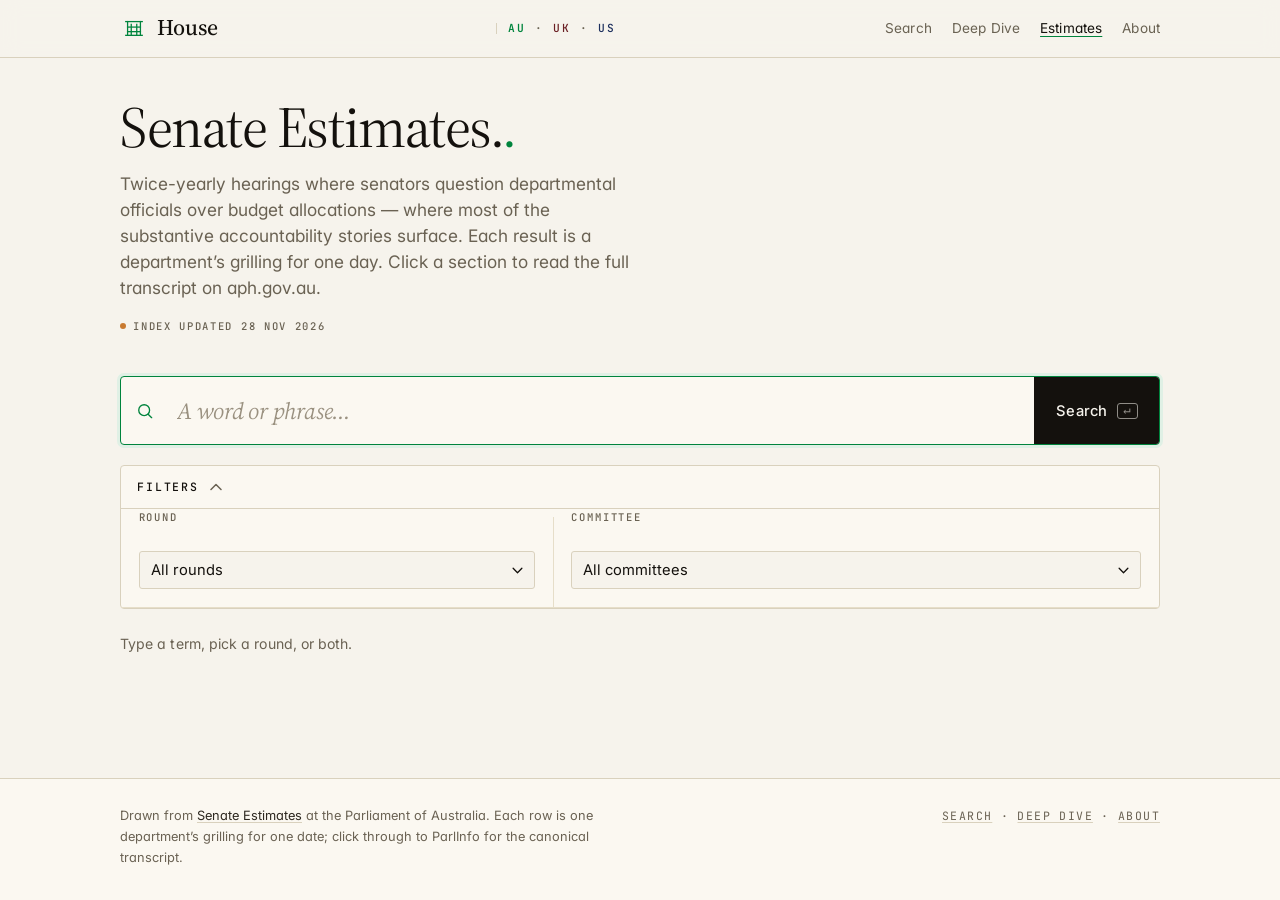
<file: estimates.html>
<!doctype html>
<html lang="en-GB">
<head>
  <meta charset="utf-8">
  <meta name="viewport" content="width=device-width, initial-scale=1, viewport-fit=cover">
  <title>Estimates — House AU</title>
  <meta name="description" content="Search Senate Estimates transcripts by round, portfolio, department and witness. Twice-yearly hearings where senators question departmental officials over budget allocations.">
  <meta name="theme-color" content="#f6f3ec">
  <link rel="icon" href="favicon.svg" type="image/svg+xml">
  <link rel="alternate icon" href="favicon.ico">
  <link rel="apple-touch-icon" href="apple-touch-icon.png">
  <link rel="preconnect" href="https://fonts.googleapis.com">
  <link rel="preconnect" href="https://fonts.gstatic.com" crossorigin>
  <link rel="stylesheet" href="https://fonts.googleapis.com/css2?family=Source+Serif+4:opsz,wght@8..60,300..700&family=Source+Serif+4:ital,opsz,wght@1,8..60,300..600&family=Inter:wght@300;400;500;600&family=JetBrains+Mono:wght@400;500&display=swap">
  <link rel="stylesheet" href="style.css?v=44">
</head>
<body>
  <header class="topbar">
    <div class="topbar-inner">
      <a href="./" class="wordmark" aria-label="House Australia — home">
        <span class="mark" aria-hidden="true">
          <svg viewBox="0 0 24 24" width="22" height="22" fill="none" stroke="currentColor" stroke-width="1.4" stroke-linecap="square">
            <path d="M3 5h18"/><path d="M5 5v15"/><path d="M19 5v15"/>
            <path d="M9 8v12"/><path d="M15 8v12"/>
            <path d="M5 11h14"/><path d="M5 16h14"/><path d="M3 20h18"/>
          </svg>
        </span>
        <span class="wordmark-text">House</span>
      </a>
      <span class="region-pair">
        <span class="au-mark current">AU</span> &middot; <a class="uk-mark" href="https://peter-guillam123.github.io/House/" title="House UK">UK</a> &middot; <a class="us-mark" href="https://peter-guillam123.github.io/house-us/" title="House US">US</a>
      </span>
      <nav class="topnav">
        <a href="./">Search</a>
        <a href="deep-dive.html">Deep Dive</a>
        <a href="estimates.html" aria-current="page">Estimates</a>
        <a href="about.html">About</a>
      </nav>
    </div>
  </header>

  <main class="dd-main">
    <section class="hero">
      <h1 class="lede">Senate Estimates.</h1>
      <p class="sub">Twice-yearly hearings where senators question departmental officials over budget allocations &mdash; where most of the substantive accountability stories surface. Each result is a department&rsquo;s grilling for one day. Click a section to read the full transcript on aph.gov.au.</p>
      <p class="index-stamp" id="index-stamp" aria-live="polite"></p>
    </section>

    <form id="est-form" class="search" autocomplete="off">
      <span class="search-icon" aria-hidden="true">
        <svg viewBox="0 0 24 24" width="20" height="20" fill="none" stroke="currentColor" stroke-width="1.6" stroke-linecap="round">
          <circle cx="11" cy="11" r="6.5"/>
          <path d="m20 20-4.2-4.2"/>
        </svg>
      </span>
      <label class="search-field">
        <span class="visually-hidden">Search term</span>
        <input id="est-q" type="search" name="q" placeholder="A word or phrase&hellip;" autocomplete="off" autofocus>
      </label>
      <button type="submit" class="primary">
        <span class="primary-label">Search</span>
        <span class="primary-kbd" aria-hidden="true">↵</span>
      </button>
    </form>

    <details class="filters-shell" open>
      <summary class="filters-toggle">
        <span class="ft-label">Filters</span>
        <span class="ft-chev" aria-hidden="true">
          <svg viewBox="0 0 12 8" width="12" height="8" fill="none" stroke="currentColor" stroke-width="1.5" stroke-linecap="round" stroke-linejoin="round"><path d="M1 1.5 6 6.5 11 1.5"/></svg>
        </span>
      </summary>
      <section class="filters" aria-label="Filters">
        <fieldset class="filter">
          <legend>Round</legend>
          <select id="est-round">
            <option value="">All rounds</option>
          </select>
        </fieldset>
        <fieldset class="filter">
          <legend>Committee</legend>
          <select id="est-committee">
            <option value="">All committees</option>
          </select>
        </fieldset>
      </section>
    </details>

    <p id="est-status" class="status" aria-live="polite"></p>
    <ol id="est-results" class="est-results"></ol>
  </main>

  <footer>
    <div class="footer-inner">
      <p class="colophon">
        Drawn from <a href="https://www.aph.gov.au/Parliamentary_Business/Senate_estimates">Senate Estimates</a>
        at the Parliament of Australia. Each row is one department&rsquo;s grilling for
        one date; click through to ParlInfo for the canonical transcript.
      </p>
      <p class="colophon-meta"><a href="./">Search</a> · <a href="deep-dive.html">Deep Dive</a> · <a href="about.html">About</a></p>
    </div>
  </footer>

  <script type="module" src="src/estimates.js?v=4"></script>
</body>
</html>
</file>
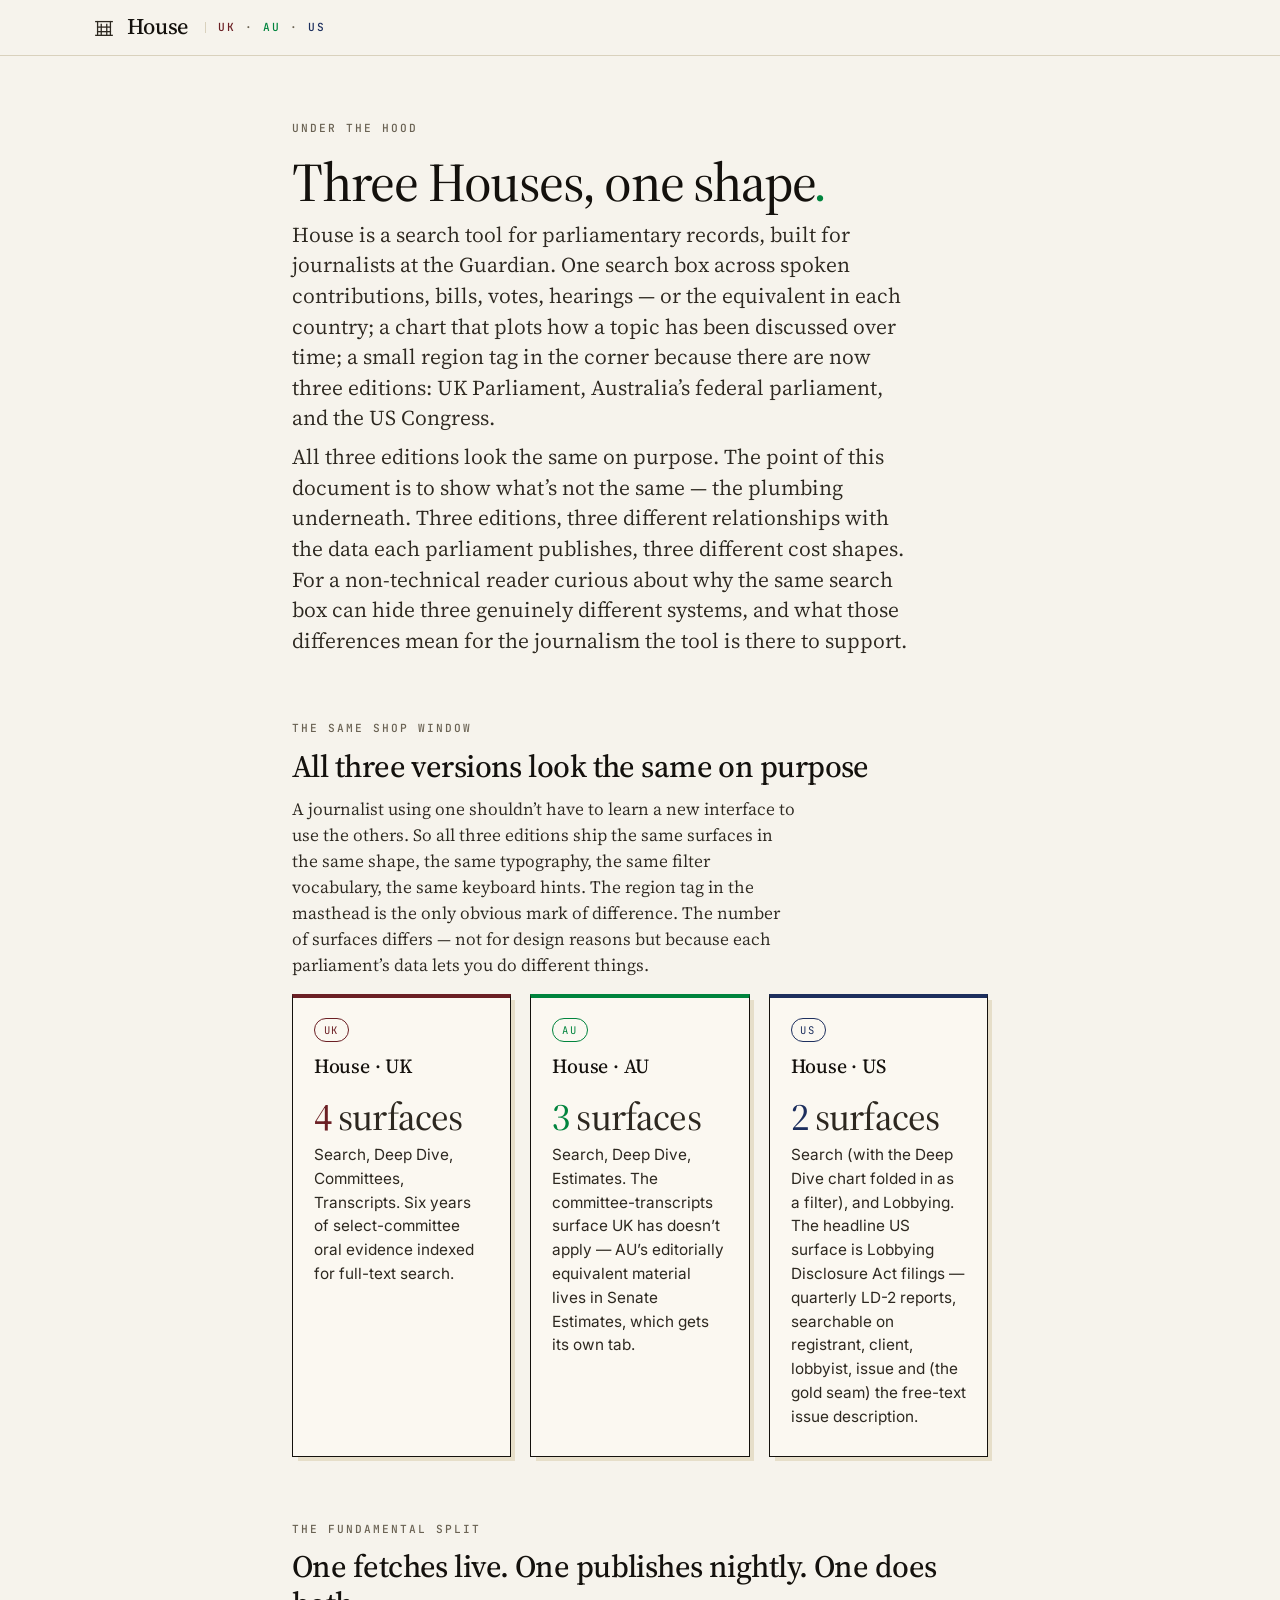
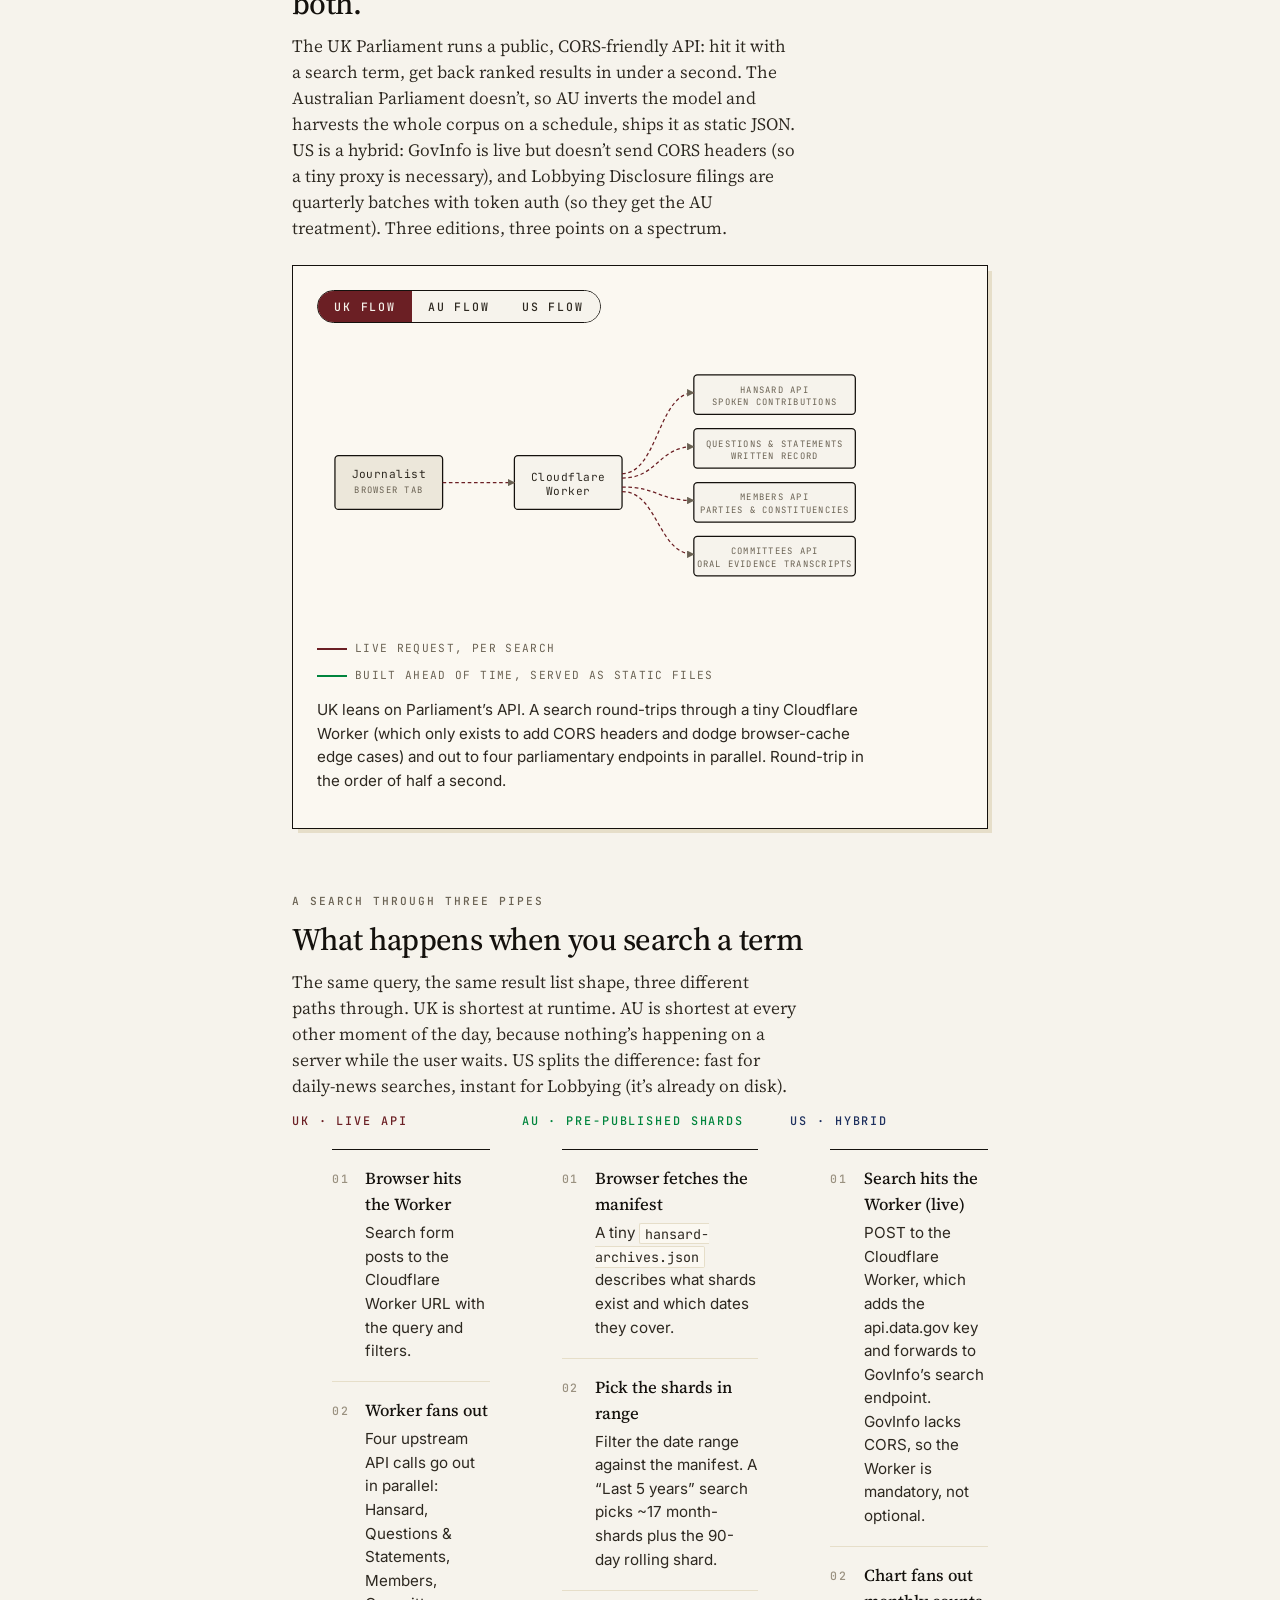
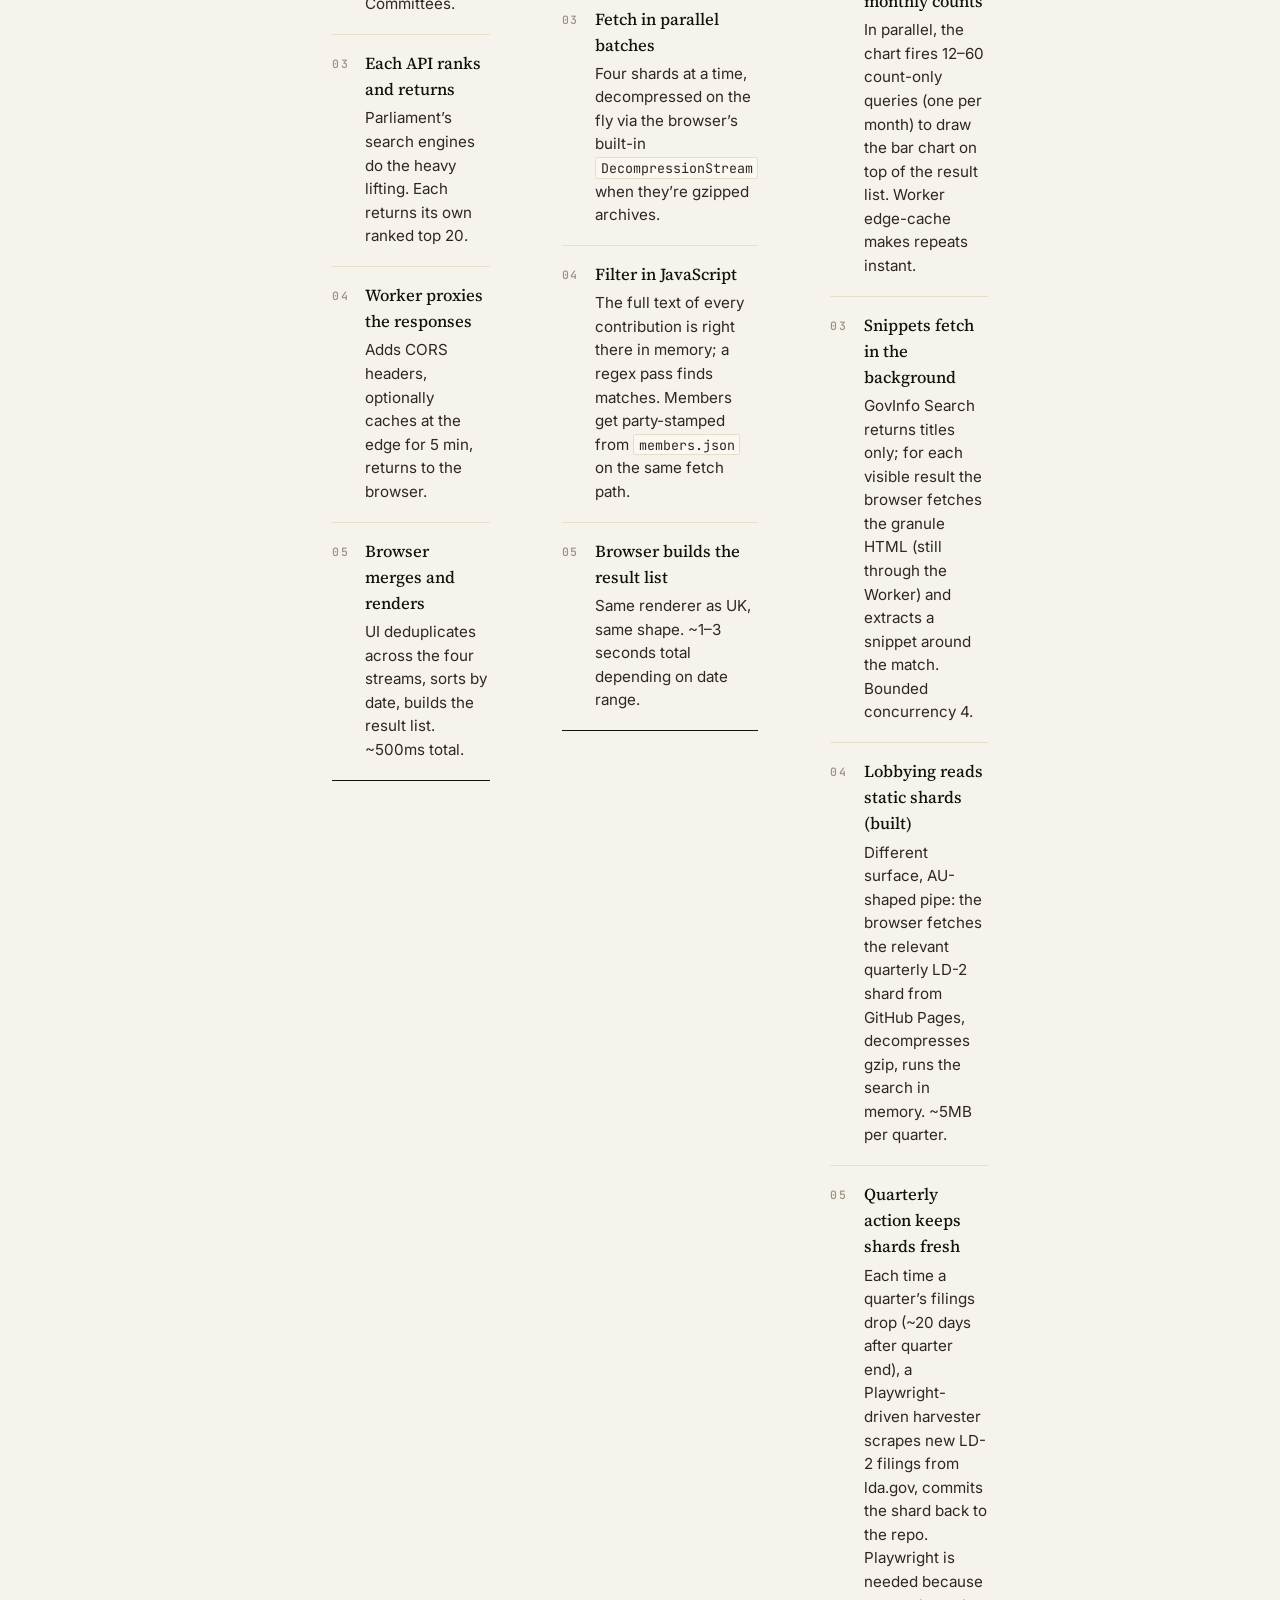
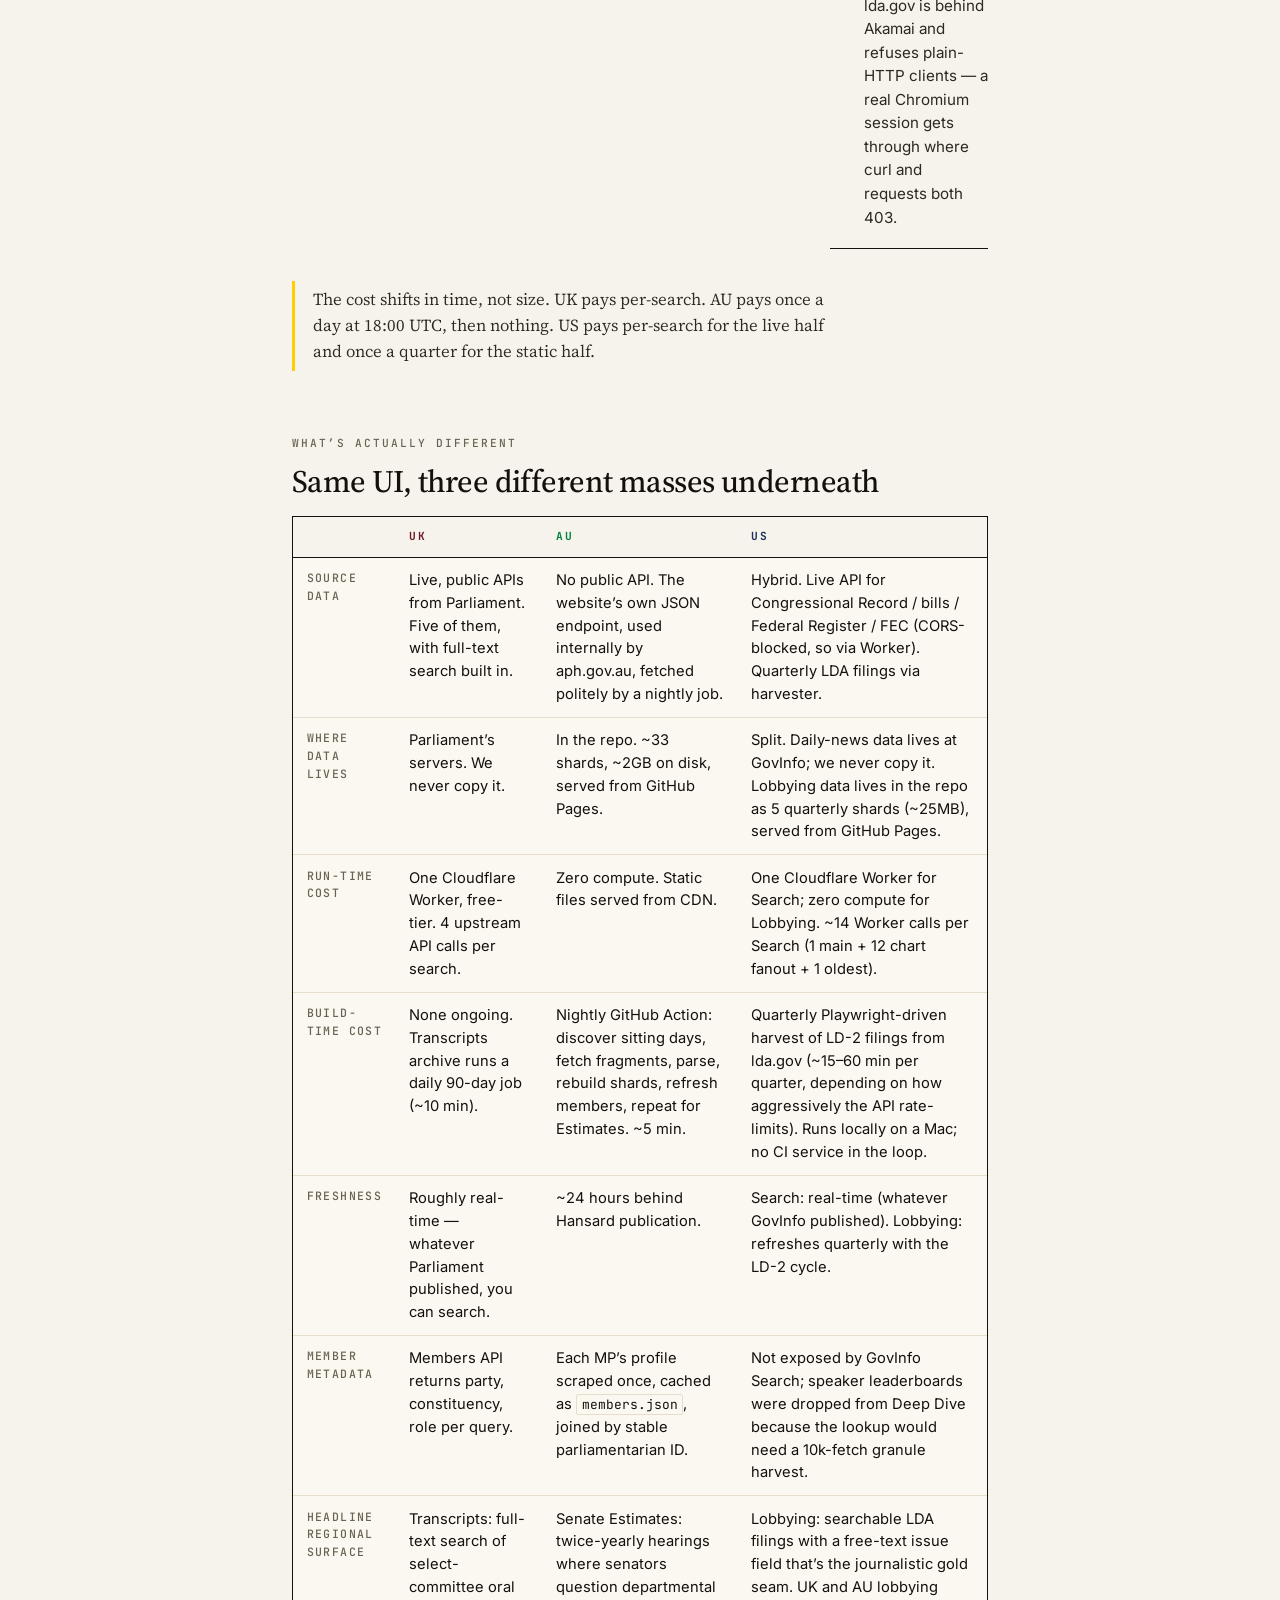
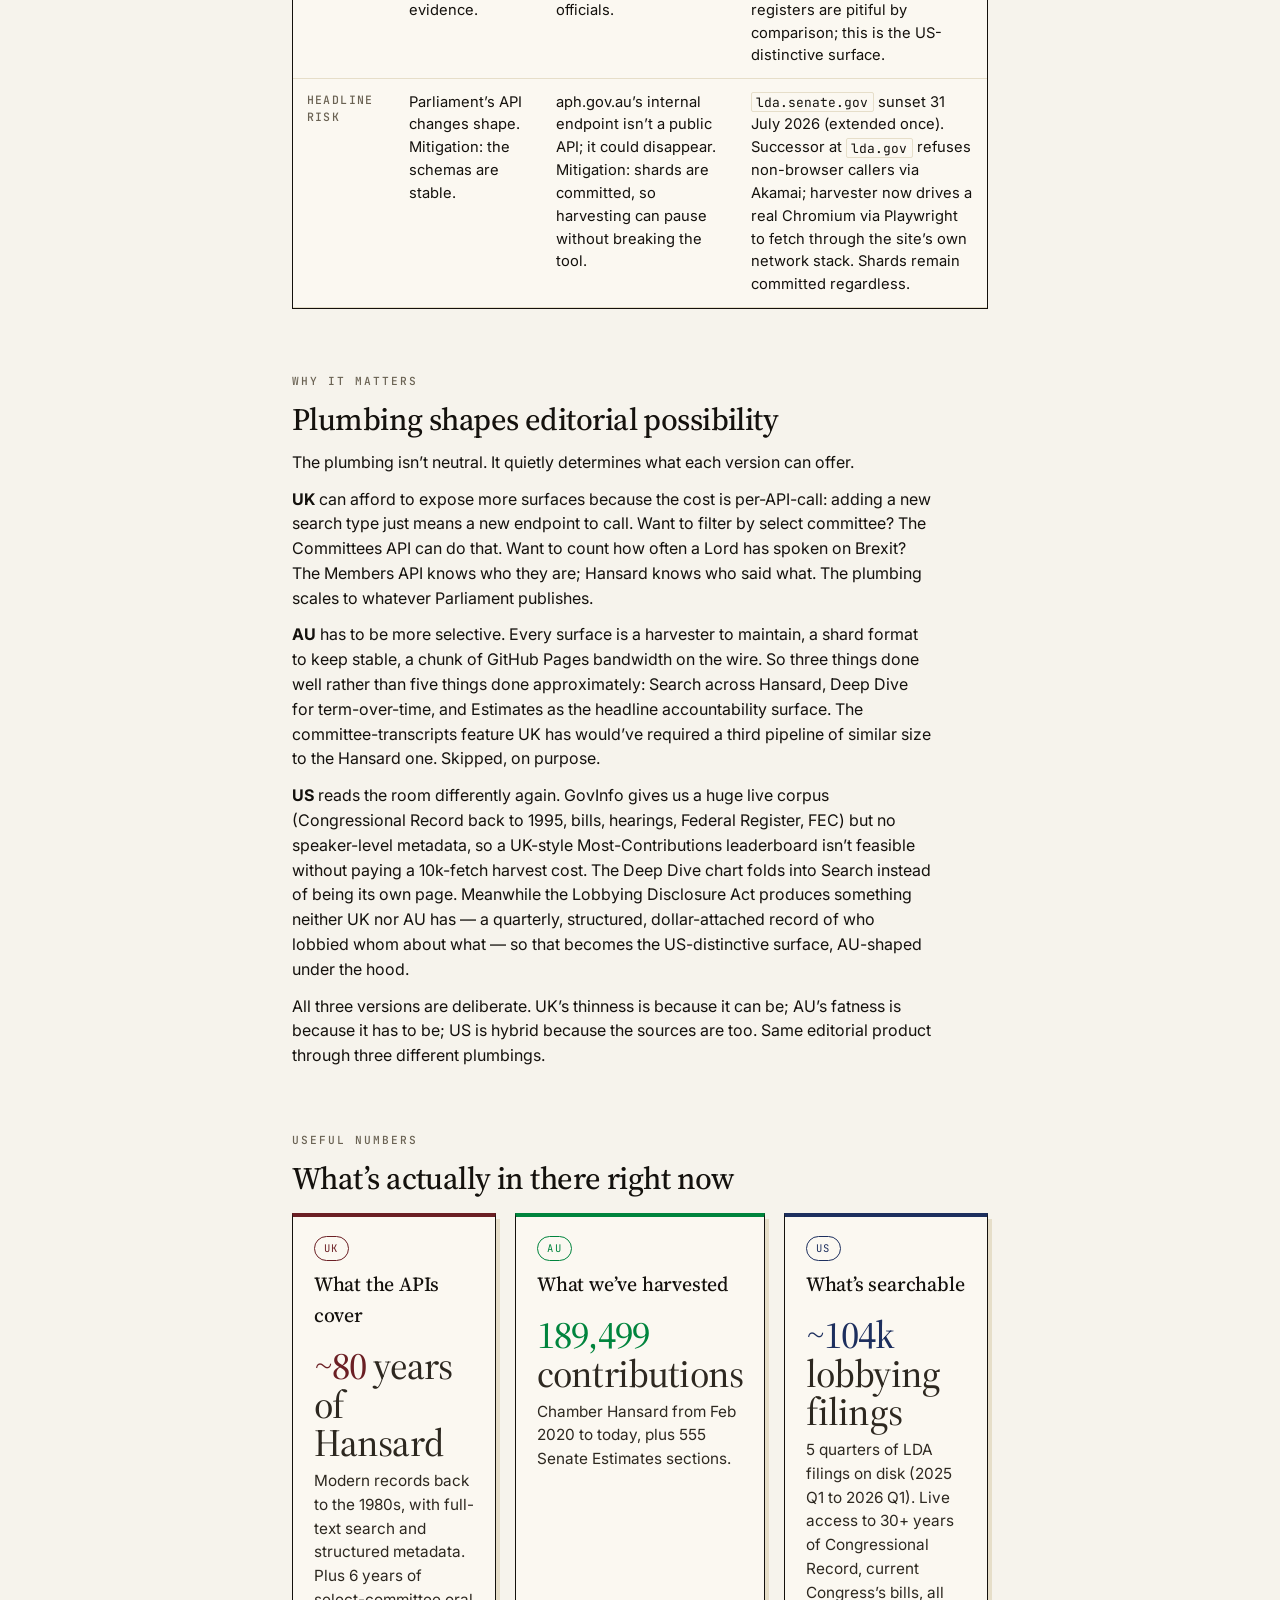
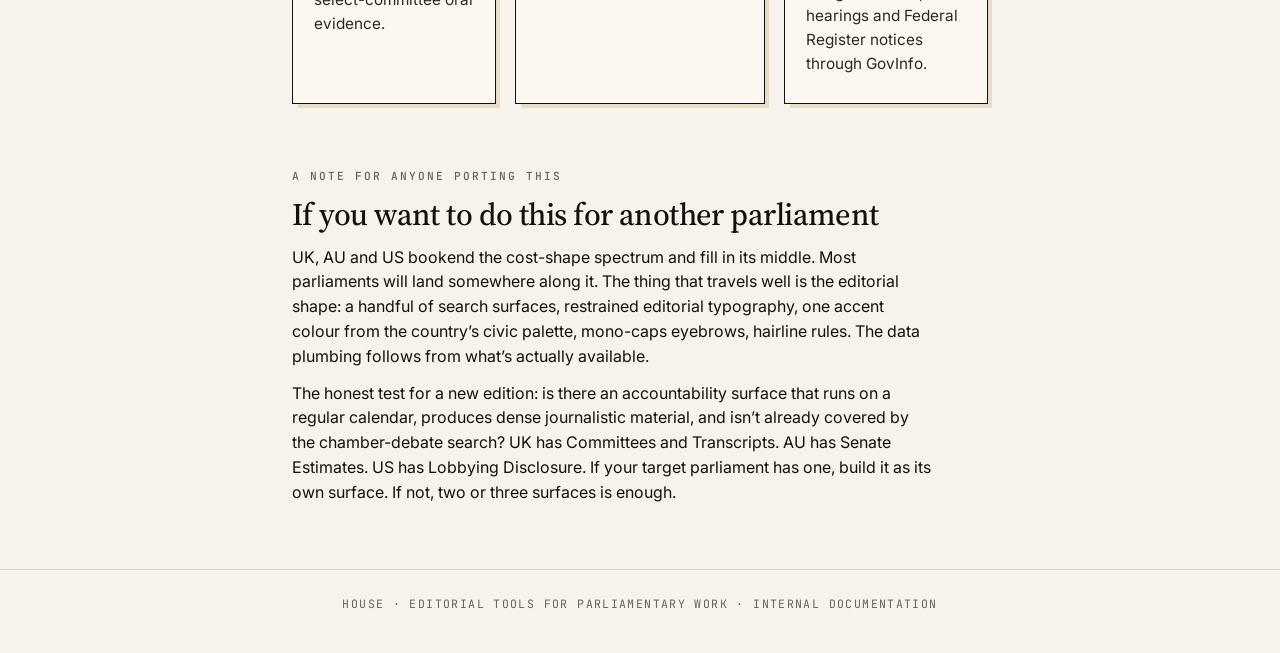
<file: under-the-hood.html>
<!doctype html>
<html lang="en-GB">
<head>
  <meta charset="utf-8">
  <meta name="viewport" content="width=device-width, initial-scale=1, viewport-fit=cover">
  <title>Three Houses, one shape — how House UK, House AU and House US actually work</title>
  <meta name="description" content="The same search surface, three radically different parliaments under the hood. An illustrated walkthrough of why UK is thin, AU is fat, and US sits in between as a hybrid — and what that means for journalism.">
  <meta name="theme-color" content="#f6f3ec">
  <link rel="preconnect" href="https://fonts.googleapis.com">
  <link rel="preconnect" href="https://fonts.gstatic.com" crossorigin>
  <link rel="stylesheet" href="https://fonts.googleapis.com/css2?family=Source+Serif+4:opsz,wght@8..60,300..700&family=Source+Serif+4:ital,opsz,wght@1,8..60,300..600&family=Inter:wght@300;400;500;600&family=JetBrains+Mono:wght@400;500&display=swap">
  <style>
    :root {
      /* House palette — cream paper, near-black ink, three regional accents */
      --paper:        #f6f3ec;
      --paper-warm:   #fbf8f1;
      --paper-deep:   #ece7da;
      --paper-edge:   #ddd5c2;
      --ink:          #14110d;
      --ink-soft:     #2d2820;
      --ink-muted:    #6a6253;
      --ink-faint:    #9a9180;
      --rule:         #d9d1bd;
      --rule-soft:    #e6dec9;

      --uk:           #6b1f24;   /* oxblood */
      --uk-tint:      #f3e3df;
      --au:           #00843d;   /* eucalypt */
      --au-tint:      #e0f0e5;
      --us:           #1d2f5e;   /* federal navy */
      --us-tint:      #e6eaf2;
      --gold:         #ffcd00;

      --serif: 'Source Serif 4', 'Iowan Old Style', 'Hoefler Text', Georgia, serif;
      --sans:  'Inter', -apple-system, BlinkMacSystemFont, system-ui, sans-serif;
      --mono:  'JetBrains Mono', ui-monospace, Menlo, monospace;

      --gutter: clamp(1rem, 4vw, 2rem);
    }

    *, *::before, *::after { box-sizing: border-box; }
    html, body { margin: 0; }
    body {
      background: var(--paper);
      color: var(--ink);
      font-family: var(--sans);
      font-size: 16px;
      line-height: 1.55;
      -webkit-font-smoothing: antialiased;
    }

    /* ----- masthead ----- */
    .topbar {
      background: var(--paper);
      border-bottom: 1px solid var(--rule);
      padding: 0.85rem var(--gutter);
    }
    .topbar-inner {
      max-width: 1100px;
      margin: 0 auto;
      display: flex;
      align-items: center;
      gap: 0.55rem;
    }
    .mark {
      width: 28px; height: 28px;
      display: inline-flex;
      align-items: center;
      justify-content: center;
      color: var(--ink-soft);
    }
    .wordmark-text {
      font-family: var(--serif);
      font-weight: 500;
      font-size: 1.4rem;
      letter-spacing: -0.018em;
      line-height: 1;
    }
    .region-pair {
      font-family: var(--mono);
      font-size: 0.7rem;
      font-weight: 500;
      letter-spacing: 0.18em;
      text-transform: uppercase;
      padding-left: 0.7rem;
      margin-left: 0.55rem;
      border-left: 1px solid var(--rule);
      color: var(--ink-muted);
      line-height: 1;
    }
    .region-pair a {
      color: var(--ink-muted);
      text-decoration: none;
      transition: opacity 120ms;
    }
    .region-pair a:hover { opacity: 0.7; }
    .region-pair a:focus-visible {
      outline: 2px solid currentColor;
      outline-offset: 2px;
    }
    .region-pair .uk-mark { color: var(--uk); }
    .region-pair .au-mark { color: var(--au); }
    .region-pair .us-mark { color: var(--us); }

    /* ----- column layout ----- */
    main { max-width: 760px; margin: 0 auto; padding: 0 var(--gutter); }
    main.wide { max-width: 1100px; }
    section { margin: 4rem 0; }
    section.wide { max-width: 1100px; margin-left: auto; margin-right: auto; }

    .eyebrow {
      font-family: var(--mono);
      font-size: 0.7rem;
      font-weight: 500;
      letter-spacing: 0.18em;
      text-transform: uppercase;
      color: var(--ink-muted);
      margin: 0 0 0.65rem;
    }

    h1.lede {
      font-family: var(--serif);
      font-variation-settings: 'opsz' 60, 'wght' 480;
      font-size: clamp(2rem, 5.5vw, 3.4rem);
      line-height: 1.04;
      letter-spacing: -0.022em;
      margin: 1rem 0 0.6rem;
    }
    h1.lede::after { content: '.'; color: var(--au); }
    .hero-sub {
      font-family: var(--serif);
      font-variation-settings: 'opsz' 18, 'wght' 380;
      font-size: clamp(1.1rem, 2.2vw, 1.32rem);
      color: var(--ink-soft);
      max-width: 56ch;
      line-height: 1.45;
      margin: 0 0 0.5rem;
    }

    h2 {
      font-family: var(--serif);
      font-variation-settings: 'opsz' 32, 'wght' 500;
      font-size: clamp(1.5rem, 3vw, 1.95rem);
      letter-spacing: -0.018em;
      line-height: 1.18;
      margin: 0 0 0.55rem;
    }
    h3 {
      font-family: var(--serif);
      font-variation-settings: 'opsz' 24, 'wght' 500;
      font-size: 1.25rem;
      margin: 1.5rem 0 0.4rem;
      letter-spacing: -0.01em;
    }
    p { margin: 0.75rem 0; max-width: 64ch; }
    p.dek {
      font-family: var(--serif);
      font-variation-settings: 'opsz' 18, 'wght' 380;
      font-size: 1.08rem;
      color: var(--ink-soft);
      max-width: 56ch;
      line-height: 1.5;
    }

    code, .mono {
      font-family: var(--mono);
      font-size: 0.88em;
      background: var(--paper-warm);
      padding: 0.05em 0.35em;
      border-radius: 2px;
      border: 1px solid var(--rule-soft);
    }

    /* ----- headline trio: side-by-side region cards ----- */
    .trio {
      display: grid;
      gap: 1.2rem;
      grid-template-columns: 1fr;
      margin: 1rem 0;
    }
    @media (min-width: 760px) {
      .trio { grid-template-columns: repeat(3, 1fr); gap: 1.2rem; }
    }
    .pair {
      display: grid;
      gap: 1.2rem;
      grid-template-columns: 1fr;
      margin: 1rem 0;
    }
    @media (min-width: 720px) {
      .pair { grid-template-columns: 1fr 1fr; gap: 1.5rem; }
    }
    .card {
      background: var(--paper-warm);
      border: 1px solid var(--ink);
      box-shadow: 5px 5px 0 -1px var(--rule-soft);
      padding: 1.2rem 1.3rem 1.4rem;
      display: flex; flex-direction: column;
    }
    .card.uk { border-top: 4px solid var(--uk); }
    .card.au { border-top: 4px solid var(--au); }
    .card.us { border-top: 4px solid var(--us); }
    .card .badge {
      font-family: var(--mono);
      font-size: 0.66rem;
      letter-spacing: 0.18em;
      text-transform: uppercase;
      align-self: flex-start;
      padding: 0.2rem 0.55rem;
      border: 1px solid currentColor;
      border-radius: 999px;
    }
    .card.uk .badge { color: var(--uk); }
    .card.au .badge { color: var(--au); }
    .card.us .badge { color: var(--us); }
    .card h3 { margin-top: 0.55rem; }
    .card p { font-size: 0.96rem; color: var(--ink-soft); margin: 0.3rem 0; }
    .card .num {
      font-family: var(--serif);
      font-variation-settings: 'opsz' 60, 'wght' 480;
      font-size: clamp(1.8rem, 4vw, 2.4rem);
      letter-spacing: -0.022em;
      line-height: 1;
      margin: 0.6rem 0 0.1rem;
    }
    .card.uk .num em { color: var(--uk); font-style: normal; }
    .card.au .num em { color: var(--au); font-style: normal; }
    .card.us .num em { color: var(--us); font-style: normal; }

    /* Linkable surface cards (the "Same shop window" trio). Whole card
       clicks through to that edition's live site; subtle lift on hover. */
    a.card {
      color: inherit;
      text-decoration: none;
      cursor: pointer;
      transition: transform 180ms ease, box-shadow 180ms ease;
    }
    a.card:hover {
      transform: translate(-2px, -2px);
      box-shadow: 7px 7px 0 -1px var(--ink);
    }
    a.card:focus-visible {
      outline: 2px solid var(--ink);
      outline-offset: 4px;
    }

    /* ----- diagram (UK / AU / US data flow) ----- */
    .flow-wrap {
      background: var(--paper-warm);
      border: 1px solid var(--ink);
      box-shadow: 5px 5px 0 -1px var(--rule-soft);
      padding: 1.5rem;
      margin: 1.5rem 0;
    }
    .flow-toggle {
      display: inline-flex;
      gap: 0;
      border: 1px solid var(--ink);
      border-radius: 999px;
      overflow: hidden;
      margin-bottom: 1rem;
    }
    .flow-toggle button {
      font-family: var(--mono);
      font-size: 0.72rem;
      font-weight: 500;
      letter-spacing: 0.16em;
      text-transform: uppercase;
      padding: 0.5rem 1rem;
      background: var(--paper);
      border: 0;
      cursor: pointer;
      color: var(--ink-soft);
    }
    .flow-toggle button[aria-pressed="true"] {
      background: var(--ink);
      color: var(--paper);
    }
    .flow-toggle button[aria-pressed="true"][data-region="uk"] { background: var(--uk); }
    .flow-toggle button[aria-pressed="true"][data-region="au"] { background: var(--au); }
    .flow-toggle button[aria-pressed="true"][data-region="us"] { background: var(--us); }

    .flow-svg { width: 100%; height: auto; display: block; }
    .flow-label {
      font-family: var(--mono);
      font-size: 0.78rem;
      letter-spacing: 0.04em;
      fill: var(--ink-soft);
    }
    .flow-label.tiny { font-size: 0.62rem; letter-spacing: 0.14em; text-transform: uppercase; fill: var(--ink-muted); }
    .flow-node {
      stroke: var(--ink);
      stroke-width: 1.4;
      fill: var(--paper);
      transition: fill 200ms;
    }
    .flow-node.user { fill: var(--paper-deep); }
    .flow-node.hot { stroke-width: 2; }
    .flow-arrow { stroke: var(--ink-muted); stroke-width: 1.4; fill: none; marker-end: url(#arrowhead); }
    .flow-arrow.dim { stroke-opacity: 0.25; }
    .flow-arrow.live { stroke: var(--uk); }
    .flow-arrow.build { stroke: var(--au); stroke-dasharray: 4 3; }
    .flow-arrow.live-us { stroke: var(--us); }
    .flow-arrow.build-us { stroke: var(--us); stroke-dasharray: 4 3; }

    .legend {
      display: flex; flex-wrap: wrap; gap: 0.6rem 1.4rem;
      margin-top: 0.85rem;
      font-family: var(--mono);
      font-size: 0.7rem;
      letter-spacing: 0.12em;
      text-transform: uppercase;
      color: var(--ink-muted);
    }
    .legend i {
      display: inline-block;
      width: 30px; height: 1px;
      background: currentColor;
      vertical-align: middle;
      margin-right: 0.5rem;
    }
    .legend .live i { background: var(--uk); height: 2px; }
    .legend .build i { background: var(--au); height: 2px; border-top: 2px dashed var(--au); }
    .legend .both i {
      background: linear-gradient(90deg, var(--us) 50%, transparent 50%);
      background-size: 6px 2px;
      height: 2px;
    }

    .flow-caption {
      margin-top: 0.85rem;
      font-size: 0.95rem;
      color: var(--ink-soft);
      max-width: 56ch;
    }

    /* ----- numbered walkthrough ----- */
    .walk {
      counter-reset: step;
      margin: 1.2rem 0 0.5rem;
    }
    .walk-step {
      counter-increment: step;
      display: grid;
      grid-template-columns: auto 1fr;
      gap: 0.8rem 1rem;
      padding: 1rem 0;
      border-top: 1px solid var(--rule-soft);
    }
    .walk-step:first-child { border-top: 1px solid var(--ink); }
    .walk-step:last-child { border-bottom: 1px solid var(--ink); }
    .walk-step::before {
      content: counter(step, decimal-leading-zero);
      font-family: var(--mono);
      font-size: 0.72rem;
      font-weight: 500;
      letter-spacing: 0.14em;
      color: var(--ink-faint);
      align-self: start;
      padding-top: 0.25rem;
    }
    .walk-step h4 {
      font-family: var(--serif);
      font-variation-settings: 'opsz' 18, 'wght' 500;
      font-size: 1.05rem;
      margin: 0 0 0.2rem;
    }
    .walk-step p { margin: 0.15rem 0; font-size: 0.95rem; color: var(--ink-soft); }

    .walk-grid {
      display: grid;
      gap: 1rem;
      grid-template-columns: 1fr;
    }
    @media (min-width: 960px) {
      .walk-grid { grid-template-columns: repeat(3, 1fr); gap: 2rem; }
    }
    .walk-grid h3 { font-family: var(--mono); font-size: 0.74rem; letter-spacing: 0.16em; text-transform: uppercase; margin: 0 0 0.4rem; }
    .walk-grid .uk h3 { color: var(--uk); }
    .walk-grid .au h3 { color: var(--au); }
    .walk-grid .us h3 { color: var(--us); }

    /* ----- comparison table ----- */
    .table-wrap { overflow-x: auto; margin: 1rem 0; border: 1px solid var(--ink); }
    table.compare {
      width: 100%;
      border-collapse: collapse;
      font-size: 0.92rem;
      background: var(--paper-warm);
    }
    table.compare th, table.compare td {
      padding: 0.7rem 0.85rem;
      text-align: left;
      vertical-align: top;
      border-bottom: 1px solid var(--rule-soft);
    }
    table.compare thead th {
      background: var(--paper);
      font-family: var(--mono);
      font-size: 0.7rem;
      letter-spacing: 0.16em;
      text-transform: uppercase;
      color: var(--ink-muted);
      border-bottom: 1px solid var(--ink);
    }
    table.compare thead th.uk { color: var(--uk); }
    table.compare thead th.au { color: var(--au); }
    table.compare thead th.us { color: var(--us); }
    table.compare tbody th {
      font-family: var(--mono);
      font-size: 0.72rem;
      font-weight: 500;
      letter-spacing: 0.12em;
      text-transform: uppercase;
      color: var(--ink-muted);
      width: 13ch;
      vertical-align: top;
    }

    /* ----- pull quote / aside ----- */
    .aside {
      border-left: 3px solid var(--gold);
      padding: 0.4rem 0 0.4rem 1.1rem;
      margin: 1.5rem 0;
      font-family: var(--serif);
      font-variation-settings: 'opsz' 18, 'wght' 380;
      font-size: 1.05rem;
      color: var(--ink-soft);
      max-width: 60ch;
    }

    /* ----- footer ----- */
    footer {
      border-top: 1px solid var(--rule);
      margin-top: 4rem;
      padding: 1.6rem var(--gutter) 2.5rem;
      font-family: var(--mono);
      font-size: 0.72rem;
      letter-spacing: 0.12em;
      text-transform: uppercase;
      color: var(--ink-muted);
      text-align: center;
    }

    /* ----- subtle motion on toggle ----- */
    @media (prefers-reduced-motion: no-preference) {
      .flow-arrow.live, .flow-arrow.build, .flow-arrow.live-us, .flow-arrow.build-us {
        stroke-dasharray: 4 3;
        animation: dash 5s linear infinite;
      }
      @keyframes dash { to { stroke-dashoffset: -100; } }
    }
  </style>
</head>
<body>

<header class="topbar">
  <div class="topbar-inner">
    <span class="mark" aria-hidden="true">
      <svg viewBox="0 0 24 24" width="22" height="22" fill="none" stroke="currentColor" stroke-width="1.4" stroke-linecap="square">
        <path d="M3 5h18"/><path d="M5 5v15"/><path d="M19 5v15"/>
        <path d="M9 8v12"/><path d="M15 8v12"/>
        <path d="M5 11h14"/><path d="M5 16h14"/><path d="M3 20h18"/>
      </svg>
    </span>
    <span class="wordmark-text">House</span>
    <span class="region-pair">
      <a class="uk-mark" href="https://peter-guillam123.github.io/House/" title="House UK">UK</a> &middot;
      <a class="au-mark" href="./" title="House AU">AU</a> &middot;
      <a class="us-mark" href="https://peter-guillam123.github.io/house-us/" title="House US">US</a>
    </span>
  </div>
</header>

<main>
  <section>
    <p class="eyebrow">Under the hood</p>
    <h1 class="lede">Three Houses, one shape</h1>
    <p class="hero-sub">
      <strong>House</strong> is a search tool for parliamentary records, built
      for journalists at the Guardian. One search box across spoken contributions,
      bills, votes, hearings &mdash; or the equivalent in each country; a chart
      that plots how a topic has been discussed over time; a small region tag
      in the corner because there are now three editions: UK Parliament,
      Australia&rsquo;s federal parliament, and the US Congress.
    </p>
    <p class="hero-sub">
      All three editions look the same on purpose. <strong>The point of this
      document is to show what&rsquo;s not the same</strong> &mdash; the plumbing
      underneath. Three editions, three different relationships with the data
      each parliament publishes, three different cost shapes. For a non-technical
      reader curious about why the same search box can hide three genuinely
      different systems, and what those differences mean for the journalism the
      tool is there to support.
    </p>
  </section>

  <section>
    <p class="eyebrow">The same shop window</p>
    <h2>All three versions look the same on purpose</h2>
    <p class="dek">
      A journalist using one shouldn&rsquo;t have to learn a new interface to use
      the others. So all three editions ship the same surfaces in the same
      shape, the same typography, the same filter vocabulary, the same keyboard
      hints. The region tag in the masthead is the only obvious mark of
      difference. The number of surfaces differs &mdash; not for design reasons
      but because each parliament&rsquo;s data lets you do different things.
    </p>

    <div class="trio">
      <a class="card uk" href="https://peter-guillam123.github.io/House/">
        <span class="badge">UK</span>
        <h3>House &middot; UK</h3>
        <p class="num"><em>4</em> surfaces</p>
        <p>Search, Deep Dive, Committees, Transcripts. Six years of select-committee oral evidence indexed for full-text search.</p>
      </a>
      <a class="card au" href="./">
        <span class="badge">AU</span>
        <h3>House &middot; AU</h3>
        <p class="num"><em>3</em> surfaces</p>
        <p>Search, Deep Dive, Estimates. The committee-transcripts surface UK has doesn&rsquo;t apply &mdash; AU&rsquo;s editorially equivalent material lives in Senate Estimates, which gets its own tab.</p>
      </a>
      <a class="card us" href="https://peter-guillam123.github.io/house-us/">
        <span class="badge">US</span>
        <h3>House &middot; US</h3>
        <p class="num"><em>2</em> surfaces</p>
        <p>Search (with the Deep Dive chart folded in as a filter), and Lobbying. The headline US surface is Lobbying Disclosure Act filings &mdash; quarterly LD-2 reports, searchable on registrant, client, lobbyist, issue and (the gold seam) the free-text issue description.</p>
      </a>
    </div>
  </section>

  <section>
    <p class="eyebrow">The fundamental split</p>
    <h2>One fetches live. One publishes nightly. One does both.</h2>
    <p class="dek">
      The UK Parliament runs a public, CORS-friendly API: hit it with a search
      term, get back ranked results in under a second. The Australian Parliament
      doesn&rsquo;t, so AU inverts the model and harvests the whole corpus on a
      schedule, ships it as static JSON. US is a hybrid: GovInfo is live but
      doesn&rsquo;t send CORS headers (so a tiny proxy is necessary), and
      Lobbying Disclosure filings are quarterly batches with token auth (so they
      get the AU treatment). Three editions, three points on a spectrum.
    </p>

    <div class="flow-wrap">
      <div class="flow-toggle" role="tablist">
        <button data-region="uk" aria-pressed="true">UK flow</button>
        <button data-region="au" aria-pressed="false">AU flow</button>
        <button data-region="us" aria-pressed="false">US flow</button>
      </div>
      <svg viewBox="0 0 720 320" class="flow-svg" id="flow-svg" aria-label="Data flow diagram">
        <defs>
          <marker id="arrowhead" viewBox="0 0 10 10" refX="9" refY="5" markerWidth="6" markerHeight="6" orient="auto">
            <path d="M0,0 L10,5 L0,10 z" fill="var(--ink-muted)"/>
          </marker>
        </defs>

        <!-- Common: User -->
        <rect class="flow-node user" x="20" y="130" width="120" height="60" rx="4"/>
        <text class="flow-label" x="80" y="155" text-anchor="middle">Journalist</text>
        <text class="flow-label tiny" x="80" y="172" text-anchor="middle">Browser tab</text>

        <!-- UK group -->
        <g id="uk-group">
          <rect class="flow-node" x="220" y="130" width="120" height="60" rx="4"/>
          <text class="flow-label" x="280" y="158" text-anchor="middle">Cloudflare</text>
          <text class="flow-label" x="280" y="174" text-anchor="middle">Worker</text>

          <rect class="flow-node" x="420" y="40"  width="180" height="44" rx="4"/>
          <text class="flow-label tiny" x="510" y="60" text-anchor="middle">Hansard API</text>
          <text class="flow-label tiny" x="510" y="74" text-anchor="middle">spoken contributions</text>

          <rect class="flow-node" x="420" y="100"  width="180" height="44" rx="4"/>
          <text class="flow-label tiny" x="510" y="120" text-anchor="middle">Questions &amp; Statements</text>
          <text class="flow-label tiny" x="510" y="134" text-anchor="middle">written record</text>

          <rect class="flow-node" x="420" y="160"  width="180" height="44" rx="4"/>
          <text class="flow-label tiny" x="510" y="180" text-anchor="middle">Members API</text>
          <text class="flow-label tiny" x="510" y="194" text-anchor="middle">parties &amp; constituencies</text>

          <rect class="flow-node" x="420" y="220"  width="180" height="44" rx="4"/>
          <text class="flow-label tiny" x="510" y="240" text-anchor="middle">Committees API</text>
          <text class="flow-label tiny" x="510" y="254" text-anchor="middle">oral evidence transcripts</text>

          <path class="flow-arrow live" d="M140 160 L220 160"/>
          <path class="flow-arrow live" d="M340 150 C 380 150, 380 60, 420 60"/>
          <path class="flow-arrow live" d="M340 155 C 380 155, 380 120, 420 120"/>
          <path class="flow-arrow live" d="M340 165 C 380 165, 380 180, 420 180"/>
          <path class="flow-arrow live" d="M340 170 C 380 170, 380 240, 420 240"/>
        </g>

        <!-- AU group -->
        <g id="au-group" style="display:none">
          <rect class="flow-node" x="220" y="130" width="120" height="60" rx="4"/>
          <text class="flow-label" x="280" y="158" text-anchor="middle">GitHub</text>
          <text class="flow-label" x="280" y="174" text-anchor="middle">Pages</text>

          <rect class="flow-node" x="220" y="20" width="120" height="50" rx="4"/>
          <text class="flow-label tiny" x="280" y="42" text-anchor="middle">JSON shards</text>
          <text class="flow-label tiny" x="280" y="56" text-anchor="middle">~2GB published</text>

          <rect class="flow-node" x="420" y="20" width="180" height="50" rx="4"/>
          <text class="flow-label tiny" x="510" y="42" text-anchor="middle">GitHub Action</text>
          <text class="flow-label tiny" x="510" y="56" text-anchor="middle">nightly @ 18:00 UTC</text>

          <rect class="flow-node" x="420" y="100" width="180" height="44" rx="4"/>
          <text class="flow-label tiny" x="510" y="120" text-anchor="middle">aph.gov.au</text>
          <text class="flow-label tiny" x="510" y="134" text-anchor="middle">transcript JSON endpoint</text>

          <rect class="flow-node" x="420" y="160" width="180" height="44" rx="4"/>
          <text class="flow-label tiny" x="510" y="180" text-anchor="middle">Parliamentarian profiles</text>
          <text class="flow-label tiny" x="510" y="194" text-anchor="middle">scraped for party</text>

          <rect class="flow-node" x="420" y="220" width="180" height="44" rx="4"/>
          <text class="flow-label tiny" x="510" y="240" text-anchor="middle">Senate Estimates</text>
          <text class="flow-label tiny" x="510" y="254" text-anchor="middle">schedule + transcripts</text>

          <path class="flow-arrow live" d="M140 160 L220 160"/>
          <path class="flow-arrow live" d="M280 130 L280 70"/>
          <path class="flow-arrow build" d="M340 45 L420 45"/>
          <path class="flow-arrow build" d="M510 70 L510 100"/>
          <path class="flow-arrow build" d="M510 144 L510 160"/>
          <path class="flow-arrow build" d="M510 204 L510 220"/>
        </g>

        <!-- US group: hybrid — live API for Search, static shards for Lobbying -->
        <g id="us-group" style="display:none">
          <!-- Live (Search) path -->
          <rect class="flow-node" x="220" y="60" width="120" height="60" rx="4"/>
          <text class="flow-label" x="280" y="88" text-anchor="middle">Cloudflare</text>
          <text class="flow-label" x="280" y="104" text-anchor="middle">Worker</text>

          <rect class="flow-node" x="420" y="30" width="180" height="44" rx="4"/>
          <text class="flow-label tiny" x="510" y="50" text-anchor="middle">GovInfo</text>
          <text class="flow-label tiny" x="510" y="64" text-anchor="middle">Congressional Record, bills</text>

          <rect class="flow-node" x="420" y="90" width="180" height="44" rx="4"/>
          <text class="flow-label tiny" x="510" y="110" text-anchor="middle">Congress.gov &middot; FEC</text>
          <text class="flow-label tiny" x="510" y="124" text-anchor="middle">members, campaign finance</text>

          <!-- Static (Lobbying) path -->
          <rect class="flow-node" x="220" y="200" width="120" height="60" rx="4"/>
          <text class="flow-label" x="280" y="228" text-anchor="middle">GitHub</text>
          <text class="flow-label" x="280" y="244" text-anchor="middle">Pages</text>

          <rect class="flow-node" x="220" y="155" width="120" height="36" rx="4"/>
          <text class="flow-label tiny" x="280" y="178" text-anchor="middle">LD-2 shards</text>

          <rect class="flow-node" x="420" y="170" width="180" height="44" rx="4"/>
          <text class="flow-label tiny" x="510" y="190" text-anchor="middle">GitHub Action</text>
          <text class="flow-label tiny" x="510" y="204" text-anchor="middle">quarterly harvest</text>

          <rect class="flow-node" x="420" y="230" width="180" height="44" rx="4"/>
          <text class="flow-label tiny" x="510" y="250" text-anchor="middle">lda.gov</text>
          <text class="flow-label tiny" x="510" y="264" text-anchor="middle">Akamai — via Playwright</text>

          <!-- Live arrows (Search) -->
          <path class="flow-arrow live-us" d="M140 150 C 180 150, 180 90, 220 90"/>
          <path class="flow-arrow live-us" d="M340 80 C 380 80, 380 50, 420 50"/>
          <path class="flow-arrow live-us" d="M340 100 C 380 100, 380 110, 420 110"/>
          <!-- Static arrows (Lobbying) -->
          <path class="flow-arrow live-us" d="M140 170 C 180 170, 180 230, 220 230"/>
          <path class="flow-arrow live-us" d="M280 200 L280 191"/>
          <path class="flow-arrow build-us" d="M340 175 L420 192"/>
          <path class="flow-arrow build-us" d="M510 214 L510 230"/>
        </g>
      </svg>

      <div class="legend">
        <span class="live"><i></i>Live request, per search</span>
        <span class="build"><i></i>Built ahead of time, served as static files</span>
      </div>
      <p class="flow-caption" id="flow-caption">
        UK leans on Parliament&rsquo;s API. A search round-trips through a tiny Cloudflare
        Worker (which only exists to add CORS headers and dodge browser-cache edge
        cases) and out to four parliamentary endpoints in parallel. Round-trip in the
        order of half a second.
      </p>
    </div>
  </section>

  <section class="wide">
    <p class="eyebrow">A search through three pipes</p>
    <h2>What happens when you search a term</h2>
    <p class="dek">
      The same query, the same result list shape, three different paths through.
      UK is shortest at runtime. AU is shortest at every other moment of the
      day, because nothing&rsquo;s happening on a server while the user waits.
      US splits the difference: fast for daily-news searches, instant for
      Lobbying (it&rsquo;s already on disk).
    </p>

    <div class="walk-grid">
      <div class="uk">
        <h3>UK &middot; Live API</h3>
        <ol class="walk">
          <li class="walk-step">
            <div>
              <h4>Browser hits the Worker</h4>
              <p>Search form posts to the Cloudflare Worker URL with the query and filters.</p>
            </div>
          </li>
          <li class="walk-step">
            <div>
              <h4>Worker fans out</h4>
              <p>Four upstream API calls go out in parallel: Hansard, Questions &amp; Statements, Members, Committees.</p>
            </div>
          </li>
          <li class="walk-step">
            <div>
              <h4>Each API ranks and returns</h4>
              <p>Parliament&rsquo;s search engines do the heavy lifting. Each returns its own ranked top 20.</p>
            </div>
          </li>
          <li class="walk-step">
            <div>
              <h4>Worker proxies the responses</h4>
              <p>Adds CORS headers, optionally caches at the edge for 5 min, returns to the browser.</p>
            </div>
          </li>
          <li class="walk-step">
            <div>
              <h4>Browser merges and renders</h4>
              <p>UI deduplicates across the four streams, sorts by date, builds the result list. ~500ms total.</p>
            </div>
          </li>
        </ol>
      </div>

      <div class="au">
        <h3>AU &middot; Pre-published shards</h3>
        <ol class="walk">
          <li class="walk-step">
            <div>
              <h4>Browser fetches the manifest</h4>
              <p>A tiny <code>hansard-archives.json</code> describes what shards exist and which dates they cover.</p>
            </div>
          </li>
          <li class="walk-step">
            <div>
              <h4>Pick the shards in range</h4>
              <p>Filter the date range against the manifest. A &ldquo;Last 5 years&rdquo; search picks ~17 month-shards plus the 90-day rolling shard.</p>
            </div>
          </li>
          <li class="walk-step">
            <div>
              <h4>Fetch in parallel batches</h4>
              <p>Four shards at a time, decompressed on the fly via the browser&rsquo;s built-in <code>DecompressionStream</code> when they&rsquo;re gzipped archives.</p>
            </div>
          </li>
          <li class="walk-step">
            <div>
              <h4>Filter in JavaScript</h4>
              <p>The full text of every contribution is right there in memory; a regex pass finds matches. Members get party-stamped from <code>members.json</code> on the same fetch path.</p>
            </div>
          </li>
          <li class="walk-step">
            <div>
              <h4>Browser builds the result list</h4>
              <p>Same renderer as UK, same shape. ~1&ndash;3 seconds total depending on date range.</p>
            </div>
          </li>
        </ol>
      </div>

      <div class="us">
        <h3>US &middot; Hybrid</h3>
        <ol class="walk">
          <li class="walk-step">
            <div>
              <h4>Search hits the Worker (live)</h4>
              <p>POST to the Cloudflare Worker, which adds the api.data.gov key and forwards to GovInfo&rsquo;s search endpoint. GovInfo lacks CORS, so the Worker is mandatory, not optional.</p>
            </div>
          </li>
          <li class="walk-step">
            <div>
              <h4>Chart fans out monthly counts</h4>
              <p>In parallel, the chart fires 12&ndash;60 count-only queries (one per month) to draw the bar chart on top of the result list. Worker edge-cache makes repeats instant.</p>
            </div>
          </li>
          <li class="walk-step">
            <div>
              <h4>Snippets fetch in the background</h4>
              <p>GovInfo Search returns titles only; for each visible result the browser fetches the granule HTML (still through the Worker) and extracts a snippet around the match. Bounded concurrency 4.</p>
            </div>
          </li>
          <li class="walk-step">
            <div>
              <h4>Lobbying reads static shards (built)</h4>
              <p>Different surface, AU-shaped pipe: the browser fetches the relevant quarterly LD-2 shard from GitHub Pages, decompresses gzip, runs the search in memory. ~5MB per quarter.</p>
            </div>
          </li>
          <li class="walk-step">
            <div>
              <h4>Quarterly action keeps shards fresh</h4>
              <p>Each time a quarter&rsquo;s filings drop (~20 days after quarter end), a Playwright-driven harvester scrapes new LD-2 filings from lda.gov, commits the shard back to the repo. Playwright is needed because lda.gov is behind Akamai and refuses plain-HTTP clients &mdash; a real Chromium session gets through where curl and requests both 403.</p>
            </div>
          </li>
        </ol>
      </div>
    </div>

    <p class="aside">
      The cost shifts in time, not size. UK pays per-search. AU pays once a day
      at 18:00 UTC, then nothing. US pays per-search for the live half and once
      a quarter for the static half.
    </p>
  </section>

  <section class="wide">
    <p class="eyebrow">What&rsquo;s actually different</p>
    <h2>Same UI, three different masses underneath</h2>

    <div class="table-wrap">
      <table class="compare">
        <thead>
          <tr>
            <th></th>
            <th class="uk">UK</th>
            <th class="au">AU</th>
            <th class="us">US</th>
          </tr>
        </thead>
        <tbody>
          <tr>
            <th>Source data</th>
            <td>Live, public APIs from Parliament. Five of them, with full-text search built in.</td>
            <td>No public API. The website&rsquo;s own JSON endpoint, used internally by aph.gov.au, fetched politely by a nightly job.</td>
            <td>Hybrid. Live API for Congressional Record / bills / Federal Register / FEC (CORS-blocked, so via Worker). Quarterly LDA filings via harvester.</td>
          </tr>
          <tr>
            <th>Where data lives</th>
            <td>Parliament&rsquo;s servers. We never copy it.</td>
            <td>In the repo. ~33 shards, ~2GB on disk, served from GitHub Pages.</td>
            <td>Split. Daily-news data lives at GovInfo; we never copy it. Lobbying data lives in the repo as 5 quarterly shards (~25MB), served from GitHub Pages.</td>
          </tr>
          <tr>
            <th>Run-time cost</th>
            <td>One Cloudflare Worker, free-tier. 4 upstream API calls per search.</td>
            <td>Zero compute. Static files served from CDN.</td>
            <td>One Cloudflare Worker for Search; zero compute for Lobbying. ~14 Worker calls per Search (1 main + 12 chart fanout + 1 oldest).</td>
          </tr>
          <tr>
            <th>Build-time cost</th>
            <td>None ongoing. Transcripts archive runs a daily 90-day job (~10 min).</td>
            <td>Nightly GitHub Action: discover sitting days, fetch fragments, parse, rebuild shards, refresh members, repeat for Estimates. ~5 min.</td>
            <td>Quarterly Playwright-driven harvest of LD-2 filings from lda.gov (~15&ndash;60 min per quarter, depending on how aggressively the API rate-limits). Runs locally on a Mac; no CI service in the loop.</td>
          </tr>
          <tr>
            <th>Freshness</th>
            <td>Roughly real-time &mdash; whatever Parliament published, you can search.</td>
            <td>~24 hours behind Hansard publication.</td>
            <td>Search: real-time (whatever GovInfo published). Lobbying: refreshes quarterly with the LD-2 cycle.</td>
          </tr>
          <tr>
            <th>Member metadata</th>
            <td>Members API returns party, constituency, role per query.</td>
            <td>Each MP&rsquo;s profile scraped once, cached as <code>members.json</code>, joined by stable parliamentarian ID.</td>
            <td>Not exposed by GovInfo Search; speaker leaderboards were dropped from Deep Dive because the lookup would need a 10k-fetch granule harvest.</td>
          </tr>
          <tr>
            <th>Headline regional surface</th>
            <td>Transcripts: full-text search of select-committee oral evidence.</td>
            <td>Senate Estimates: twice-yearly hearings where senators question departmental officials.</td>
            <td>Lobbying: searchable LDA filings with a free-text issue field that&rsquo;s the journalistic gold seam. UK and AU lobbying registers are pitiful by comparison; this is the US-distinctive surface.</td>
          </tr>
          <tr>
            <th>Headline risk</th>
            <td>Parliament&rsquo;s API changes shape. Mitigation: the schemas are stable.</td>
            <td>aph.gov.au&rsquo;s internal endpoint isn&rsquo;t a public API; it could disappear. Mitigation: shards are committed, so harvesting can pause without breaking the tool.</td>
            <td><code>lda.senate.gov</code> sunset 31 July 2026 (extended once). Successor at <code>lda.gov</code> refuses non-browser callers via Akamai; harvester now drives a real Chromium via Playwright to fetch through the site&rsquo;s own network stack. Shards remain committed regardless.</td>
          </tr>
        </tbody>
      </table>
    </div>
  </section>

  <section>
    <p class="eyebrow">Why it matters</p>
    <h2>Plumbing shapes editorial possibility</h2>
    <p>
      The plumbing isn&rsquo;t neutral. It quietly determines what each version
      can offer.
    </p>
    <p>
      <strong>UK</strong> can afford to expose more surfaces because the cost is
      per-API-call: adding a new search type just means a new endpoint to call.
      Want to filter by select committee? The Committees API can do that. Want
      to count how often a Lord has spoken on Brexit? The Members API knows who
      they are; Hansard knows who said what. The plumbing scales to whatever
      Parliament publishes.
    </p>
    <p>
      <strong>AU</strong> has to be more selective. Every surface is a harvester
      to maintain, a shard format to keep stable, a chunk of GitHub Pages
      bandwidth on the wire. So three things done well rather than five things
      done approximately: Search across Hansard, Deep Dive for term-over-time,
      and Estimates as the headline accountability surface. The
      committee-transcripts feature UK has would&rsquo;ve required a third
      pipeline of similar size to the Hansard one. Skipped, on purpose.
    </p>
    <p>
      <strong>US</strong> reads the room differently again. GovInfo gives us a
      huge live corpus (Congressional Record back to 1995, bills, hearings,
      Federal Register, FEC) but no speaker-level metadata, so a UK-style
      Most-Contributions leaderboard isn&rsquo;t feasible without paying a
      10k-fetch harvest cost. The Deep Dive chart folds into Search instead of
      being its own page. Meanwhile the Lobbying Disclosure Act produces
      something neither UK nor AU has &mdash; a quarterly, structured,
      dollar-attached record of who lobbied whom about what &mdash; so that
      becomes the US-distinctive surface, AU-shaped under the hood.
    </p>
    <p>
      All three versions are deliberate. UK&rsquo;s thinness is because it can
      be; AU&rsquo;s fatness is because it has to be; US is hybrid because the
      sources are too. Same editorial product through three different
      plumbings.
    </p>
  </section>

  <section>
    <p class="eyebrow">Useful numbers</p>
    <h2>What&rsquo;s actually in there right now</h2>

    <div class="trio">
      <article class="card uk">
        <span class="badge">UK</span>
        <h3>What the APIs cover</h3>
        <p class="num"><em>~80</em> years of Hansard</p>
        <p>Modern records back to the 1980s, with full-text search and structured metadata. Plus 6 years of select-committee oral evidence.</p>
      </article>
      <article class="card au">
        <span class="badge">AU</span>
        <h3>What we&rsquo;ve harvested</h3>
        <p class="num"><em>189,499</em> contributions</p>
        <p>Chamber Hansard from Feb 2020 to today, plus 555 Senate Estimates sections.</p>
      </article>
      <article class="card us">
        <span class="badge">US</span>
        <h3>What&rsquo;s searchable</h3>
        <p class="num"><em>~104k</em> lobbying filings</p>
        <p>5 quarters of LDA filings on disk (2025 Q1 to 2026 Q1). Live access to 30+ years of Congressional Record, current Congress&rsquo;s bills, all hearings and Federal Register notices through GovInfo.</p>
      </article>
    </div>
  </section>

  <section>
    <p class="eyebrow">A note for anyone porting this</p>
    <h2>If you want to do this for another parliament</h2>
    <p>
      UK, AU and US bookend the cost-shape spectrum and fill in its middle. Most
      parliaments will land somewhere along it. The thing that travels well is
      the editorial shape: a handful of search surfaces, restrained editorial
      typography, one accent colour from the country&rsquo;s civic palette,
      mono-caps eyebrows, hairline rules. The data plumbing follows from
      what&rsquo;s actually available.
    </p>
    <p>
      The honest test for a new edition: is there an accountability surface that
      runs on a regular calendar, produces dense journalistic material, and
      isn&rsquo;t already covered by the chamber-debate search? UK has Committees
      and Transcripts. AU has Senate Estimates. US has Lobbying Disclosure. If
      your target parliament has one, build it as its own surface. If not, two
      or three surfaces is enough.
    </p>
  </section>
</main>

<footer>
  House &middot; Editorial tools for parliamentary work &middot; Internal documentation
</footer>

<script>
  // Toggle the flow diagram between UK, AU and US views.
  const $btns = document.querySelectorAll('.flow-toggle button');
  const $uk = document.getElementById('uk-group');
  const $au = document.getElementById('au-group');
  const $us = document.getElementById('us-group');
  const $caption = document.getElementById('flow-caption');

  const captions = {
    uk: 'UK leans on Parliament’s API. A search round-trips through a tiny Cloudflare Worker (which only exists to add CORS headers and dodge browser-cache edge cases) and out to four parliamentary endpoints in parallel. Round-trip in the order of half a second.',
    au: 'AU has no equivalent API. Every night a GitHub Action walks aph.gov.au, fetches new sitting days via parliament’s own internal JSON endpoint, parses them, refreshes the members directory, rebuilds the published shards. The browser then has the whole corpus locally; no live request goes to parliament during a search.',
    us: 'US is hybrid. Search hits GovInfo live through a Cloudflare Worker that injects the api.data.gov key and forwards (mandatory because GovInfo sends no CORS headers). Lobbying reads from quarterly static shards committed to the repo and served from GitHub Pages — harvested from lda.gov each time a new quarter’s filings drop, via a Playwright-driven Chromium because lda.gov is behind Akamai and refuses plain-HTTP clients. Two different cost shapes side by side under one wordmark.'
  };

  for (const btn of $btns) {
    btn.addEventListener('click', () => {
      const target = btn.dataset.region;
      for (const b of $btns) b.setAttribute('aria-pressed', b === btn ? 'true' : 'false');
      $uk.style.display = target === 'uk' ? '' : 'none';
      $au.style.display = target === 'au' ? '' : 'none';
      $us.style.display = target === 'us' ? '' : 'none';
      $caption.textContent = captions[target];
    });
  }
</script>

</body>
</html>
</file>
<file: style.css>
/* ----------------------------------------------------------------
   House AU — premium redesign
   --------------------------------------------------------------------
   Direction: editorial archive. Ivory paper, near-black ink, a single
   restrained green accent (Pantone 348C, Australian national green),
   with Pantone 116C gold reserved for search-match highlights only —
   gold's contrast with paper fails WCAG, so it's a background-fill
   affordance, never foreground. Source Serif 4 for display, Inter
   for body, JetBrains Mono for stamps. The civic register is
   whispered, not shouted.
   ---------------------------------------------------------------- */

:root {
  /* ----- palette: ivory paper, graphite ink, AU green accent ----- */
  --paper:        #f6f3ec;   /* base */
  --paper-warm:   #fbf8f1;   /* card / inset */
  --paper-deep:   #ece7da;   /* hover, sunken */
  --paper-edge:   #ddd5c2;   /* hairline alt */

  --ink:          #14110d;   /* near-black, warm */
  --ink-strong:   #000000;
  --ink-soft:     #2d2820;
  --ink-muted:    #6a6253;
  --ink-faint:    #9a9180;

  --rule:         #d9d1bd;   /* hairlines */
  --rule-soft:    #e6dec9;

  --accent:       #00843d;   /* Pantone 348C — restrained */
  --accent-deep:  #006128;
  --accent-tint:  #e0f0e5;   /* very faint wash */
  --highlight:    #ffcd00;   /* Pantone 116C — match-highlight fill only */

  /* source colours kept editorial-quiet, single-channel */
  --src-spoken:   #2a3d63;   /* ink blue */
  --src-written:  #2c4a35;   /* moss */
  --src-wq:       #7a5520;   /* tobacco */
  --src-ws:       #4a2a55;   /* aubergine */
  --src-cmte:     #7a3a2b;   /* terracotta */

  /* ----- type ----- */
  --serif: 'Source Serif 4', 'Source Serif Pro', 'Iowan Old Style', 'Hoefler Text', Georgia, serif;
  --sans:  'Inter', -apple-system, BlinkMacSystemFont, 'Segoe UI', sans-serif;
  --mono:  'JetBrains Mono', 'SF Mono', ui-monospace, Menlo, monospace;

  /* ----- rhythm ----- */
  --gutter: clamp(1rem, 4vw, 2rem);
  --col:    min(1040px, 100% - (var(--gutter) * 2));
  --col-narrow: min(720px, 100% - (var(--gutter) * 2));

  /* ----- elevation (very minimal) ----- */
  --shadow-sm: 0 1px 0 rgba(20, 17, 13, 0.04);
  --shadow-md: 0 1px 2px rgba(20, 17, 13, 0.06), 0 8px 24px -12px rgba(20, 17, 13, 0.10);
  --shadow-focus: 0 0 0 3px var(--accent-tint), 0 0 0 4px var(--accent);
}

/* ================================================================
   Base
   ================================================================ */

*, *::before, *::after { box-sizing: border-box; }
[hidden] { display: none !important; }

html {
  -webkit-text-size-adjust: 100%;
  background: var(--paper);
  scroll-behavior: smooth;
}

body {
  margin: 0;
  background: var(--paper);
  color: var(--ink);
  font-family: var(--sans);
  font-size: 16px;
  line-height: 1.55;
  font-feature-settings: 'kern', 'ss01', 'cv11';
  -webkit-font-smoothing: antialiased;
  -moz-osx-font-smoothing: grayscale;
  text-rendering: optimizeLegibility;
  overflow-x: hidden;
  min-height: 100vh;
  min-height: 100dvh;
  display: flex;
  flex-direction: column;
}

:focus-visible {
  outline: 2px solid var(--accent);
  outline-offset: 3px;
  border-radius: 2px;
}

a {
  color: var(--ink);
  text-decoration: underline;
  text-decoration-thickness: 1px;
  text-underline-offset: 0.18em;
  text-decoration-color: var(--rule);
  transition: color 120ms, text-decoration-color 120ms;
}
a:hover { color: var(--accent); text-decoration-color: var(--accent); }

.visually-hidden {
  position: absolute; width: 1px; height: 1px; padding: 0; margin: -1px;
  overflow: hidden; clip: rect(0,0,0,0); white-space: nowrap; border: 0;
}

/* ================================================================
   Topbar — minimal masthead, hairline rule
   ================================================================ */

.topbar {
  position: sticky;
  top: 0;
  z-index: 30;
  background: color-mix(in oklab, var(--paper) 92%, transparent);
  backdrop-filter: saturate(140%) blur(10px);
  -webkit-backdrop-filter: saturate(140%) blur(10px);
  border-bottom: 1px solid var(--rule);
}
.topbar-inner {
  width: var(--col);
  margin: 0 auto;
  padding: 0.75rem 0;
  display: flex;
  align-items: center;
  justify-content: space-between;
  gap: 1rem;
}

.wordmark {
  display: inline-flex;
  align-items: center;
  gap: 0.55rem;
  text-decoration: none;
  color: var(--ink);
  padding: 0.15rem 0;
}
.wordmark .mark {
  display: inline-flex;
  align-items: center;
  justify-content: center;
  width: 28px;
  height: 28px;
  color: var(--accent);
}
.wordmark-text {
  font-family: var(--serif);
  font-weight: 500;
  font-size: 1.4rem;
  letter-spacing: -0.018em;
  font-variation-settings: 'opsz' 32;
  line-height: 1;
}
/* Region tag — small mono-caps "AU" with a hairline left divider, in
   the wordmark accent. Replaces the earlier inline flag (which read
   fussy at small sizes). Per the Claude Design region-mark study. */
.region-tag {
  font-family: var(--mono);
  font-size: 0.7rem;
  font-weight: 500;
  letter-spacing: 0.18em;
  text-transform: uppercase;
  color: var(--accent);
  padding-left: 0.7rem;
  margin-left: 0.55rem;
  border-left: 1px solid var(--rule);
  align-self: center;
  line-height: 1;
}

/* Three-region switcher — sits alongside the wordmark. Current region
   is a plain span (bolded, coloured); the other two are anchors to
   the sister sites. Region colours hardcoded here so all three sites
   share the same block verbatim. */
.region-pair {
  font-family: var(--mono);
  font-size: 0.7rem;
  font-weight: 500;
  letter-spacing: 0.18em;
  text-transform: uppercase;
  padding-left: 0.7rem;
  margin-left: 0.55rem;
  border-left: 1px solid var(--rule);
  color: var(--ink-muted);
  line-height: 1;
  align-self: center;
}
.region-pair a {
  color: var(--ink-muted);
  text-decoration: none;
  transition: opacity 120ms;
}
.region-pair a:hover { opacity: 0.7; }
.region-pair a:focus-visible {
  outline: 2px solid currentColor;
  outline-offset: 2px;
  border-radius: 2px;
}
.region-pair .uk-mark { color: #6b1f24; }
.region-pair .au-mark { color: #00843d; }
.region-pair .us-mark { color: #1d2f5e; }
.region-pair .current { font-weight: 600; }

.topnav {
  display: flex;
  flex-wrap: nowrap;
  gap: 1.25rem;
  font-family: var(--sans);
  font-size: 0.85rem;
  letter-spacing: 0.01em;
  /* Horizontally scrollable when there are more nav items than fit;
     vertical locked so we never get a wobble. Scrollbar hidden — the
     touch-action and webkit overflow scrolling give momentum on iOS. */
  overflow-x: auto;
  overflow-y: hidden;
  -webkit-overflow-scrolling: touch;
  touch-action: pan-x;
  scrollbar-width: none;
  -ms-overflow-style: none;
  /* Don't shrink relative to wordmark — let the nav take its natural
     row width and overflow into the scroll area. */
  min-width: 0;
}
.topnav::-webkit-scrollbar { display: none; }
.topnav a {
  text-decoration: none;
  color: var(--ink-muted);
  white-space: nowrap;        /* "Deep Dive" stays one line */
  flex-shrink: 0;
}
.topnav a:hover { color: var(--accent); }

/* ================================================================
   Main column
   ================================================================ */

main {
  position: relative;
  width: var(--col);
  margin: 0 auto;
  padding: clamp(2rem, 5vw, 3.5rem) 0 4rem;
  flex: 1;
}

/* ================================================================
   Hero — display lockup
   ================================================================ */

.hero {
  margin: 0 0 clamp(1.5rem, 3.5vw, 2.5rem);
}
.hero .lede {
  max-width: 18ch;
  margin: 0;
  font-family: var(--serif);
  font-weight: 400;
  font-variation-settings: 'opsz' 60;
  font-size: clamp(2.2rem, 6.5vw, 3.6rem);
  line-height: 1.02;
  letter-spacing: -0.025em;
  color: var(--ink);
  text-wrap: balance;
}
.hero .lede::after {
  content: '.';
  color: var(--accent);
}
.hero .sub {
  margin: 0.9rem 0 0;
  font-family: var(--sans);
  font-weight: 400;
  font-size: clamp(1rem, 1.8vw, 1.08rem);
  line-height: 1.5;
  color: var(--ink-muted);
  max-width: 48ch;
  text-wrap: pretty;
}

/* "Last updated" stamp under the hero. Mono-caps eyebrow with a
   leading dot, so a stale index is something you spot mid-glance. */
.index-stamp {
  margin: 1.1rem 0 0;
  font-family: var(--mono);
  font-size: 0.66rem;
  font-weight: 500;
  letter-spacing: 0.16em;
  text-transform: uppercase;
  color: var(--ink-faint);
  display: inline-flex;
  align-items: center;
  gap: 0.45rem;
}
.index-stamp::before {
  content: "";
  width: 6px; height: 6px; border-radius: 50%;
  background: var(--accent);
  opacity: 0.7;
}
.index-stamp:empty { display: none; }
.index-stamp.is-stale {
  color: var(--ink-muted);
}
.index-stamp.is-stale::before {
  background: #c87a30;          /* muted amber — alert without shouting */
  opacity: 1;
}

/* ================================================================
   Search field — generous, single-line, oxblood focus
   ================================================================ */

.search {
  display: flex;
  align-items: stretch;
  margin: 0 0 1.25rem;
  background: var(--paper-warm);
  border: 1px solid var(--rule);
  border-radius: 4px;
  position: relative;
  transition: border-color 150ms, box-shadow 150ms;
  box-shadow: var(--shadow-sm);
}
.search:hover { border-color: var(--ink-faint); }
.search:focus-within {
  border-color: var(--accent);
  box-shadow: 0 0 0 3px var(--accent-tint);
}

/* Loading affordance — a thin gradient bar slides across the bottom
   edge of the form while a search is in flight. Shared between the
   main Search form and the Deep Dive form. Reduced-motion users get a
   static low-opacity stripe instead of an animation. */
.search { overflow: hidden; }
.search.is-loading::after {
  content: '';
  position: absolute;
  bottom: 0;
  left: -30%;
  height: 2px;
  width: 30%;
  background: linear-gradient(90deg, transparent, var(--accent), transparent);
  animation: search-loading 1.4s cubic-bezier(0.4, 0, 0.6, 1) infinite;
  pointer-events: none;
}
@keyframes search-loading {
  0%   { left: -30%; }
  100% { left: 100%; }
}
@media (prefers-reduced-motion: reduce) {
  .search.is-loading::after {
    animation: none;
    left: 0;
    width: 100%;
    opacity: 0.4;
  }
}

.search-icon {
  display: inline-flex;
  align-items: center;
  justify-content: center;
  width: 48px;
  color: var(--ink-faint);
  flex-shrink: 0;
}
.search:focus-within .search-icon { color: var(--accent); }

.search-field {
  flex: 1;
  min-width: 0;
  display: flex;
}
.search-field input {
  width: 100%;
  border: 0;
  background: transparent;
  padding: 1.1rem 0.5rem;
  font-family: var(--serif);
  font-size: clamp(1.15rem, 2.6vw, 1.45rem);
  font-variation-settings: 'opsz' 24, 'wght' 400;
  color: var(--ink);
  letter-spacing: -0.01em;
}
.search-field input::placeholder {
  color: var(--ink-faint);
  font-style: italic;
  font-variation-settings: 'opsz' 24, 'wght' 380;
}
.search-field input:focus { outline: none; }

.primary {
  font-family: var(--sans);
  font-size: 0.92rem;
  font-weight: 500;
  letter-spacing: 0.01em;
  background: var(--ink);
  color: var(--paper);
  border: 0;
  padding: 0 1.4rem;
  cursor: pointer;
  min-height: 44px;
  display: inline-flex;
  align-items: center;
  gap: 0.6rem;
  transition: background 120ms;
  border-radius: 0 3px 3px 0;
  margin: -1px;
}
.primary:hover { background: var(--accent); }
.primary:active { background: var(--accent-deep); }
.primary-kbd {
  font-family: var(--mono);
  font-size: 0.78rem;
  opacity: 0.55;
  padding: 0.05rem 0.35rem;
  border: 1px solid currentColor;
  border-radius: 3px;
  line-height: 1;
}

/* ================================================================
   Filters shell — collapsible, uses <details>
   ================================================================ */

.filters-shell {
  margin: 0 0 1.5rem;
  border: 1px solid var(--rule);
  background: var(--paper-warm);
  border-radius: 4px;
}
.filters-toggle {
  list-style: none;
  display: flex;
  align-items: center;
  gap: 0.7rem;
  padding: 0.75rem 1rem;
  cursor: pointer;
  font-family: var(--mono);
  font-size: 0.72rem;
  letter-spacing: 0.16em;
  text-transform: uppercase;
  color: var(--ink-muted);
  user-select: none;
}
.filters-toggle::-webkit-details-marker { display: none; }
.ft-label { color: var(--ink); font-weight: 500; }
.ft-summary {
  flex: 1;
  font-family: var(--sans);
  font-size: 0.84rem;
  letter-spacing: 0;
  text-transform: none;
  color: var(--ink-muted);
  font-weight: 400;
  white-space: nowrap;
  overflow: hidden;
  text-overflow: ellipsis;
}
.ft-chev {
  display: inline-flex;
  transition: transform 220ms cubic-bezier(.2,.7,.2,1);
  color: var(--ink-muted);
}
.filters-shell[open] .ft-chev { transform: rotate(180deg); }
.filters-shell[open] .filters-toggle { border-bottom: 1px solid var(--rule); }
.filters-toggle:hover { background: var(--paper-deep); }

.filters {
  display: grid;
  grid-template-columns: repeat(12, 1fr);
  gap: 0;
  background: transparent;
}

.filter {
  border: 0;
  padding: 1rem 1.1rem 1.15rem;
  margin: 0;
  min-width: 0;
  border-right: 1px solid var(--rule-soft);
  border-bottom: 1px solid var(--rule-soft);
}
/* layout on desktop: row 1 = date(5) sources(7); row 2 = house(3) party(4) member(5) */
.filter:nth-child(1) { grid-column: span 5; }
.filter:nth-child(2) { grid-column: span 7; border-right: 0; }
.filter:nth-child(3) { grid-column: span 3; border-bottom: 0; }
.filter:nth-child(4) { grid-column: span 4; border-bottom: 0; }
.filter:nth-child(5) { grid-column: span 5; border-right: 0; border-bottom: 0; }

.filter legend {
  display: block;
  width: 100%;
  font-family: var(--mono);
  font-size: 0.66rem;
  font-weight: 500;
  letter-spacing: 0.18em;
  text-transform: uppercase;
  color: var(--ink-muted);
  margin: 0 0 0.6rem;
  padding: 0;
}

/* ================================================================
   Pills
   ================================================================ */

.pills {
  display: flex;
  flex-wrap: wrap;
  gap: 0.35rem;
}
/* tidy reflow: date range as 2x2, house as 3-up — pills share row width.
   Applies to all three pages so the form looks identical everywhere. */
#date-presets,
#dd-date-presets,
#cm-date-presets {
  display: grid;
  grid-template-columns: 1fr 1fr;
  gap: 0.35rem;
}
#house,
#dd-house {
  display: grid;
  grid-template-columns: repeat(3, 1fr);
  gap: 0.35rem;
}
#date-presets button,
#dd-date-presets button,
#cm-date-presets button,
#house button,
#dd-house button { width: 100%; text-align: center; padding-left: 0.5rem; padding-right: 0.5rem; }
.pills button {
  font-family: var(--sans);
  font-size: 0.86rem;
  font-weight: 450;
  background: transparent;
  border: 1px solid var(--rule);
  color: var(--ink-soft);
  padding: 0.35rem 0.75rem;
  cursor: pointer;
  min-height: 32px;
  border-radius: 999px;
  transition: all 120ms;
  white-space: nowrap;
}
.pills button:hover {
  border-color: var(--ink);
  color: var(--ink);
  background: var(--paper);
}
.pills button[aria-pressed="true"],
.pills button[aria-checked="true"] {
  background: var(--ink);
  color: var(--paper);
  border-color: var(--ink);
}
.pills button[aria-pressed="true"]:hover,
.pills button[aria-checked="true"]:hover {
  background: var(--accent);
  border-color: var(--accent);
}

/* ================================================================
   Custom dates
   ================================================================ */

.custom-dates {
  display: flex;
  flex-wrap: wrap;
  gap: 0.4rem 0.7rem;
  margin-top: 0.6rem;
  font-family: var(--mono);
  font-size: 0.72rem;
  letter-spacing: 0.06em;
  text-transform: uppercase;
  color: var(--ink-muted);
  align-items: center;
}
.custom-dates label {
  display: inline-flex;
  align-items: center;
  gap: 0.4rem;
}
.custom-dates input {
  font-family: var(--mono);
  font-size: 0.82rem;
  padding: 0.35rem 0.5rem;
  border: 1px solid var(--rule);
  background: var(--paper);
  color: var(--ink);
  border-radius: 3px;
  min-height: 34px;
}
.custom-dates input:focus {
  border-color: var(--accent);
  outline: 2px solid var(--accent-tint);
  outline-offset: 0;
}

/* ================================================================
   Select + member input
   ================================================================ */

#party,
#member-input,
#est-round,
#est-committee {
  font-family: var(--sans);
  font-size: 0.92rem;
  width: 100%;
  padding: 0.55rem 0.7rem;
  border: 1px solid var(--rule);
  background: var(--paper);
  color: var(--ink);
  min-height: 38px;
  border-radius: 3px;
  appearance: none;
  -webkit-appearance: none;
  transition: border-color 120ms;
}
#party,
#est-round,
#est-committee {
  background-image: url("data:image/svg+xml;utf8,<svg xmlns='http://www.w3.org/2000/svg' viewBox='0 0 12 8' fill='none' stroke='%2314110d' stroke-width='1.5' stroke-linecap='round' stroke-linejoin='round'><path d='M1 1.5 6 6.5 11 1.5'/></svg>");
  background-repeat: no-repeat;
  background-position: right 0.7rem center;
  background-size: 11px 7px;
  padding-right: 2rem;
  cursor: pointer;
}
#party:hover, #member-input:hover,
#est-round:hover, #est-committee:hover { border-color: var(--ink-faint); }
#party:focus, #member-input:focus,
#est-round:focus, #est-committee:focus {
  border-color: var(--accent);
  outline: 2px solid var(--accent-tint);
  outline-offset: 0;
}

/* ================================================================
   Member autocomplete
   ================================================================ */

.member-box { position: relative; }

.suggestions {
  list-style: none;
  margin: 0;
  padding: 0;
  position: absolute;
  z-index: 20;
  left: 0; right: 0; top: calc(100% + 4px);
  background: var(--paper-warm);
  border: 1px solid var(--ink-faint);
  border-radius: 4px;
  max-height: 280px;
  overflow-y: auto;
  box-shadow: var(--shadow-md);
}
.suggestions li {
  padding: 0.6rem 0.8rem;
  font-family: var(--sans);
  font-size: 0.9rem;
  cursor: pointer;
  border-bottom: 1px solid var(--rule-soft);
  display: flex;
  align-items: baseline;
  flex-wrap: wrap;
  gap: 0.3rem 0.6rem;
}
.suggestions li:last-child { border-bottom: 0; }
.suggestions li:hover,
.suggestions li:focus {
  background: var(--paper-deep);
  outline: none;
}
.suggestions .meta {
  color: var(--ink-muted);
  font-family: var(--mono);
  font-size: 0.7rem;
  letter-spacing: 0.06em;
  text-transform: uppercase;
}

/* ================================================================
   Selected member chip
   ================================================================ */

.selected-member {
  margin-top: 0.55rem;
  display: inline-flex;
  align-items: center;
  gap: 0.2rem;
  background: var(--ink);
  color: var(--paper);
  padding: 0.32rem 0.45rem 0.32rem 0.75rem;
  font-family: var(--sans);
  font-size: 0.85rem;
  border-radius: 999px;
  max-width: 100%;
}
#selected-member-label {
  white-space: nowrap;
  overflow: hidden;
  text-overflow: ellipsis;
}
#clear-member {
  background: transparent;
  border: 0;
  color: inherit;
  font-size: 1.15rem;
  line-height: 1;
  cursor: pointer;
  padding: 0 0.4rem;
  min-height: 24px;
  border-radius: 50%;
  transition: color 100ms, background 100ms;
}
#clear-member:hover { background: rgba(255,255,255,0.12); color: var(--highlight); }

/* ================================================================
   Status line
   ================================================================ */

.status {
  margin: 0;
  font-family: var(--sans);
  font-size: 0.88rem;
  color: var(--ink-muted);
  min-height: 1.4em;
  line-height: 1.5;
  letter-spacing: 0.005em;
  /* sit just below the sticky topbar when scrolled into view */
  scroll-margin-top: 64px;
}
.status.error {
  color: var(--accent);
  font-weight: 500;
}
.status:empty { display: none; }

/* Toolbar above the results list — status text on the left, export
   button on the right when results are present. Shared shape on Search
   and Deep Dive. */
.results-toolbar,
.dd-headlines-toolbar {
  display: flex;
  align-items: center;
  gap: 0.75rem 1rem;
  flex-wrap: wrap;
  margin: 0 0 1.1rem;
}
.results-toolbar .status { flex: 1 1 auto; min-width: 0; }
.dd-headlines-toolbar .dd-eyebrow { margin: 0; flex: 1 1 auto; min-width: 0; }

.export-btn {
  font-family: var(--mono);
  font-size: 0.7rem;
  letter-spacing: 0.08em;
  text-transform: uppercase;
  color: var(--ink-muted);
  background: transparent;
  border: 1px solid var(--rule);
  border-radius: 999px;
  padding: 0.32rem 0.75rem 0.32rem 0.85rem;
  cursor: pointer;
  display: inline-flex;
  align-items: center;
  gap: 0.45rem;
  white-space: nowrap;
  transition: border-color 120ms, color 120ms, background-color 120ms;
  flex: 0 0 auto;
}
.export-btn:hover {
  border-color: var(--ink-faint);
  color: var(--ink);
  background: var(--paper-warm);
}
.export-btn:focus-visible { outline: 2px solid var(--accent); outline-offset: 2px; }
.export-btn-arrow { stroke: currentColor; }

/* ================================================================
   Results — editorial entries
   ================================================================ */

.results {
  list-style: none;
  padding: 0;
  margin: 0;
  border-top: 1px solid var(--ink);
}

.result {
  display: grid;
  grid-template-columns: minmax(0, 1fr);
  gap: 0.4rem;
  padding: 1.5rem 0 1.6rem;
  border-bottom: 1px solid var(--rule);
  position: relative;
  transition: background 140ms;
}
.result:hover { background: linear-gradient(to right, var(--paper-warm), transparent 70%); }
.result:last-child { border-bottom: 1px solid var(--ink); }

.result-meta {
  order: 1;
  display: flex;
  flex-wrap: wrap;
  gap: 0.4rem 0.7rem;
  align-items: center;
  font-family: var(--sans);
  font-size: 0.85rem;
  color: var(--ink-soft);
}
/* The date stays in mono caps (it's tabular metadata); the member name
   reads as sentence-case sans because long minister-by-role attributions
   become unscannable in caps. */
.result-date {
  font-family: var(--mono);
  font-size: 0.72rem;
  letter-spacing: 0.04em;
  text-transform: uppercase;
  color: var(--ink-muted);
  font-feature-settings: 'tnum' 1;
}
.result-member {
  color: var(--ink-soft);
  letter-spacing: -0.005em;
}
.result-meta .muted { color: var(--ink-faint); font-style: italic; }

.badge {
  font-family: var(--mono);
  font-size: 0.66rem;
  font-weight: 500;
  letter-spacing: 0.14em;
  text-transform: uppercase;
  padding: 0.22rem 0.55rem;
  background: transparent;
  border: 1px solid currentColor;
  border-radius: 999px;
  display: inline-flex;
  align-items: center;
  line-height: 1.1;
  position: relative;
}
.badge::before {
  content: '';
  display: inline-block;
  width: 5px; height: 5px;
  background: currentColor;
  border-radius: 50%;
  margin-right: 0.45rem;
  flex: 0 0 auto;
}

.src-spoken  { color: var(--src-spoken); }
.src-written { color: var(--src-written); }
.src-wq      { color: var(--src-wq); }
.src-ws      { color: var(--src-ws); }
.src-cmte    { color: var(--src-cmte); }

/* Small mono-caps section tag above the title — soaks up the AU
   "COMMITTEES - X" / "BUSINESS - Y" prefixes so the heading proper
   reads as a heading proper. Reused by Deep Dive headlines. */
.result-eyebrow {
  order: 2;
  margin: 0.05rem 0 -0.05rem;
  font-family: var(--mono);
  font-size: 0.66rem;
  font-weight: 500;
  letter-spacing: 0.18em;
  text-transform: uppercase;
  color: var(--ink-muted);
}
.dd-hl-eyebrow {
  margin: 0 0 0.1rem;
}

.result-title {
  order: 3;
  margin: 0.15rem 0 0;
  font-family: var(--serif);
  font-variation-settings: 'opsz' 32, 'wght' 500;
  /* Matches the Deep Dive size — AU's verbose compound titles wear
     better at this scale, and the snippet beneath stays the
     journalistically primary thing. */
  font-size: clamp(1.08rem, 2vw, 1.3rem);
  line-height: 1.22;
  letter-spacing: -0.015em;
  /* Some AU debate titles concatenate every committee involved in a
     report — easily 200+ words, which steamrollers the snippet below.
     Clamp visually to 3 lines; full title remains in the link's
     title attribute for hover and stays clickable. */
  display: -webkit-box;
  -webkit-line-clamp: 3;
  -webkit-box-orient: vertical;
  overflow: hidden;
}
.result-title a {
  color: var(--ink);
  text-decoration: none;
  background-image: linear-gradient(currentColor, currentColor);
  background-size: 0 1px;
  background-repeat: no-repeat;
  background-position: 0 100%;
  transition: background-size 220ms cubic-bezier(0.2, 0.7, 0.2, 1), color 120ms;
  padding-bottom: 0.05em;
}
.result-title a:hover {
  background-size: 100% 1px;
  color: var(--accent);
}

.result-snippet {
  order: 4;
  margin: 0.3rem 0 0;
  font-family: var(--sans);
  font-size: 0.96rem;
  line-height: 1.6;
  color: var(--ink-soft);
  max-width: 72ch;
  font-weight: 400;
}
.result-snippet mark {
  background: linear-gradient(transparent 55%, var(--highlight) 55%);
  color: var(--ink);
  padding: 0 0.15em;
  font-weight: 500;
}

/* staggered reveal */
@keyframes fadeUp {
  from { opacity: 0; transform: translateY(4px); }
  to   { opacity: 1; transform: translateY(0); }
}
.result {
  animation: fadeUp 360ms cubic-bezier(0.2, 0.7, 0.2, 1) backwards;
}
.result:nth-child(1) { animation-delay:   0ms; }
.result:nth-child(2) { animation-delay:  35ms; }
.result:nth-child(3) { animation-delay:  70ms; }
.result:nth-child(4) { animation-delay: 105ms; }
.result:nth-child(5) { animation-delay: 140ms; }
.result:nth-child(6) { animation-delay: 175ms; }
.result:nth-child(7) { animation-delay: 210ms; }
.result:nth-child(n+8) { animation-delay: 240ms; }

/* ================================================================
   Load more
   ================================================================ */

.more {
  text-align: center;
  margin: 2rem 0 0.5rem;
}
#load-more {
  font-family: var(--sans);
  font-size: 0.9rem;
  font-weight: 500;
  letter-spacing: 0.005em;
  background: transparent;
  color: var(--ink);
  border: 1px solid var(--ink);
  padding: 0.85rem 2rem;
  cursor: pointer;
  min-height: 44px;
  border-radius: 3px;
  transition: all 130ms;
}
#load-more:hover {
  background: var(--ink);
  color: var(--paper);
}
#load-more:active {
  background: var(--accent);
  border-color: var(--accent);
}

/* ================================================================
   Footer
   ================================================================ */

footer {
  margin-top: auto;
  border-top: 1px solid var(--rule);
  background: var(--paper-warm);
}
.footer-inner {
  width: var(--col);
  margin: 0 auto;
  padding: 1.6rem 0 2rem;
  display: flex;
  flex-wrap: wrap;
  gap: 0.8rem 2rem;
  justify-content: space-between;
  align-items: baseline;
}
.colophon {
  margin: 0;
  font-family: var(--sans);
  font-size: 0.8rem;
  color: var(--ink-muted);
  line-height: 1.65;
  max-width: 60ch;
}
.colophon a { color: var(--ink-soft); text-decoration-color: var(--rule); }
.colophon a:hover { color: var(--accent); text-decoration-color: var(--accent); }
.colophon-meta {
  margin: 0;
  font-family: var(--mono);
  font-size: 0.72rem;
  letter-spacing: 0.12em;
  text-transform: uppercase;
  color: var(--ink-muted);
}
.colophon-meta a { color: var(--ink-muted); text-decoration-color: var(--rule); }
.colophon-meta a:hover { color: var(--accent); text-decoration-color: var(--accent); }

/* ================================================================
   Mobile — sticky search + bottom-sheet feel for filters
   ================================================================ */

@media (max-width: 880px) {
  .topbar-inner { padding: 0.65rem 0; }
  .wordmark-text { font-size: 1.25rem; }

  main { padding-top: 1.5rem; }

  .hero { max-width: none; }
  .hero .lede { font-size: clamp(2rem, 8vw, 2.6rem); }

  /* re-flow grid: equal halves */
  .filters { grid-template-columns: 1fr 1fr; }
  .filter,
  .filter:nth-child(1),
  .filter:nth-child(2),
  .filter:nth-child(3),
  .filter:nth-child(4),
  .filter:nth-child(5) {
    grid-column: span 1;
    border-right: 1px solid var(--rule-soft);
    border-bottom: 1px solid var(--rule-soft);
  }
  .filter:nth-child(2n) { border-right: 0; }
  .filter--member { grid-column: span 2 !important; border-right: 0 !important; border-bottom: 0 !important; }

  .pills button { min-height: 38px; padding: 0.5rem 0.85rem; font-size: 0.92rem; }
  .custom-dates input { min-height: 38px; }
  #party, #member-input { min-height: 44px; font-size: 1rem; }
}

@media (max-width: 560px) {
  :root { --gutter: 1rem; }

  .topbar { position: sticky; }
  .topbar-inner { padding: 0.6rem 0; }
  .wordmark .mark svg { width: 20px; height: 20px; }
  .wordmark-text { font-size: 1.15rem; }
  .region-tag { font-size: 0.62rem; padding-left: 0.55rem; margin-left: 0.4rem; letter-spacing: 0.16em; }

  main { padding: 1.25rem 0 3rem; }

  .hero { margin-bottom: 1.25rem; }
  .hero .lede { font-size: clamp(1.85rem, 9vw, 2.3rem); line-height: 1.05; }
  .hero .sub { font-size: 0.95rem; margin-top: 0.7rem; }

  /* sticky search on phones */
  .search {
    position: sticky;
    top: 52px;
    z-index: 20;
    margin-left: calc(var(--gutter) * -1);
    margin-right: calc(var(--gutter) * -1);
    border-left: 0;
    border-right: 0;
    border-radius: 0;
    padding: 0;
  }
  .search-icon { width: 44px; }
  .search-field input {
    padding: 0.95rem 0.4rem;
    font-size: 1.1rem;
  }
  .primary {
    padding: 0 1.1rem;
    border-radius: 0;
  }
  .primary-kbd { display: none; }

  /* filters — one column, easy to swipe through */
  .filters { grid-template-columns: 1fr; }
  .filter,
  .filter:nth-child(1),
  .filter:nth-child(2),
  .filter:nth-child(3),
  .filter:nth-child(4),
  .filter:nth-child(5) {
    grid-column: span 1;
    border-right: 0;
    border-bottom: 1px solid var(--rule-soft);
    padding: 0.9rem 1rem;
  }
  .filter:last-child { border-bottom: 0; }
  .filter--member { grid-column: span 1 !important; }

  /* collapse filters by default on phones */
  .filters-shell:not([open]) {
    background: transparent;
  }

  .result { padding: 1.2rem 0 1.3rem; gap: 0.4rem; }
  .result-title { font-size: 1.04rem; }
  .result-meta { font-size: 0.8rem; gap: 0.35rem 0.55rem; }
  .result-date { font-size: 0.68rem; }
  .result-snippet { font-size: 0.93rem; }

  .footer-inner { padding: 1.2rem 0 1.6rem; flex-direction: column; gap: 0.5rem; }
}

/* ================================================================
   Density modes (used by Tweaks)
   ================================================================ */

body[data-density="compact"] .result { padding: 1rem 0 1.05rem; gap: 0.3rem; }
body[data-density="compact"] .result-title { font-size: 1.08rem; }
body[data-density="compact"] .result-snippet { font-size: 0.9rem; line-height: 1.5; }
body[data-density="airy"] .result { padding: 1.9rem 0 2rem; gap: 0.55rem; }
body[data-density="airy"] .result-title { font-size: clamp(1.3rem, 2.8vw, 1.7rem); }

/* ================================================================
   About page
   ================================================================ */

.prose {
  position: relative;
  width: var(--col-narrow);
  margin: 0 auto;
  padding: clamp(2rem, 5vw, 3.5rem) 0 4rem;
  flex: 1;
}
.prose h2 {
  font-family: var(--serif);
  font-variation-settings: 'opsz' 36, 'wght' 500;
  font-size: clamp(1.5rem, 3.5vw, 1.95rem);
  line-height: 1.18;
  letter-spacing: -0.018em;
  margin: 2.6rem 0 0.8rem;
  color: var(--ink);
}
.prose h2:first-child { margin-top: 0; }
.prose p {
  font-family: var(--serif);
  font-variation-settings: 'opsz' 14, 'wght' 380;
  font-size: clamp(1.05rem, 2.4vw, 1.15rem);
  line-height: 1.65;
  color: var(--ink-soft);
  margin: 0 0 1rem;
  max-width: 62ch;
  letter-spacing: -0.003em;
}
.prose p strong { font-weight: 600; color: var(--ink); }
.prose p a {
  color: var(--ink);
  text-decoration: underline;
  text-decoration-color: var(--accent);
  text-decoration-thickness: 1px;
  text-underline-offset: 0.18em;
}
.prose p a:hover {
  color: var(--accent);
  text-decoration-thickness: 2px;
}

.prose .lede::first-letter {
  font-family: var(--serif);
  font-variation-settings: 'opsz' 72, 'wght' 600;
  font-size: 4.4em;
  float: left;
  line-height: 0.88;
  margin: 0.04em 0.08em -0.16em 0;
  color: var(--accent);
}

.changelog {
  margin-top: 3rem;
  padding-top: 1.5rem;
  border-top: 1px solid var(--ink);
}
.changelog h2 {
  font-family: var(--mono);
  font-size: 0.74rem;
  font-weight: 500;
  text-transform: uppercase;
  letter-spacing: 0.18em;
  color: var(--ink-muted);
  margin: 0 0 1.5rem;
}

.entry {
  display: grid;
  grid-template-columns: minmax(0, 1fr);
  gap: 0.4rem;
  padding: 1.3rem 0;
  border-bottom: 1px solid var(--rule);
}
.entry:last-child { border-bottom: 0; }
.entry h3 {
  font-family: var(--serif);
  font-variation-settings: 'opsz' 32, 'wght' 500;
  font-size: clamp(1.18rem, 2.6vw, 1.4rem);
  line-height: 1.2;
  letter-spacing: -0.018em;
  margin: 0;
  color: var(--ink);
}
.entry .when {
  font-family: var(--mono);
  font-size: 0.7rem;
  text-transform: uppercase;
  letter-spacing: 0.14em;
  color: var(--ink-muted);
  margin: 0;
}
.entry p {
  font-family: var(--sans);
  font-size: 0.96rem;
  line-height: 1.6;
  color: var(--ink-soft);
  margin: 0.2rem 0 0;
  max-width: 62ch;
  font-variation-settings: normal;
}
.entry p strong { font-weight: 600; color: var(--ink); }
.entry.milestone {
  background: var(--paper-warm);
  margin: 0 calc(var(--gutter) * -1);
  padding: 1.4rem var(--gutter);
  border-bottom: 1px solid var(--rule);
  border-left: 2px solid var(--accent);
}
.entry.milestone h3::before {
  content: '';
  display: inline-block;
  width: 6px; height: 6px;
  background: var(--accent);
  border-radius: 50%;
  margin-right: 0.6em;
  position: relative;
  top: -0.2em;
}

.prose + footer .back {
  font-family: var(--mono);
  font-size: 0.78rem;
  letter-spacing: 0.14em;
  text-transform: uppercase;
  color: var(--ink);
  text-decoration: none;
}
.prose + footer .back:hover { color: var(--accent); }

@media (max-width: 560px) {
  .prose .lede::first-letter { font-size: 3.6em; }
  .changelog { margin-top: 2.2rem; }
}

/* ================================================================
   Deep Dive
   ================================================================ */

.dd-main {
  position: relative;
  width: var(--col);
  margin: 0 auto;
  padding: clamp(1.6rem, 4vw, 2.5rem) 0 4rem;
  flex: 1;
}

/* The Deep Dive form is now identical to the Search form — see the
   shared .search rules above. The year-range/year-select blocks are
   gone; date filtering happens in the filters-shell below the form. */

.dd-empty {
  margin: 1.5rem 0 2rem;
  padding: 1.4rem 1.5rem;
  background: var(--paper-warm);
  border: 1px solid var(--rule);
  border-left: 3px solid var(--accent);
  border-radius: 0 4px 4px 0;
  font-family: var(--serif);
  font-size: 1.05rem;
  line-height: 1.6;
  color: var(--ink-soft);
  font-variation-settings: 'opsz' 18, 'wght' 380;
  max-width: 60ch;
}
.dd-empty p { margin: 0 0 0.5rem; }
.dd-empty p:last-child { margin: 0; color: var(--ink-muted); font-size: 0.95rem; }
.dd-empty strong { color: var(--ink); font-weight: 600; }

.dd-section { display: block; }

/* --- stats row --- */

.dd-stats {
  display: grid;
  grid-template-columns: repeat(4, 1fr);
  gap: 0;
  margin: 1.5rem 0;
  border: 1px solid var(--rule);
  background: var(--paper-warm);
  border-radius: 4px;
  overflow: hidden;
}
.dd-stat-cell {
  padding: 1rem 1.1rem 1.1rem;
  border-right: 1px solid var(--rule-soft);
  min-width: 0;
}
.dd-stat-cell:last-child { border-right: 0; }
.dd-stat-label {
  margin: 0 0 0.4rem;
  font-family: var(--mono);
  font-size: 0.66rem;
  font-weight: 500;
  letter-spacing: 0.16em;
  text-transform: uppercase;
  color: var(--ink-muted);
}
.dd-stat-big {
  margin: 0;
  font-family: var(--serif);
  font-variation-settings: 'opsz' 36, 'wght' 500;
  font-size: clamp(1.3rem, 3vw, 1.65rem);
  line-height: 1.1;
  letter-spacing: -0.018em;
  color: var(--ink);
  font-feature-settings: 'tnum' 1;
}
.dd-stat-sub {
  margin: 0.35rem 0 0;
  font-family: var(--sans);
  font-size: 0.82rem;
  line-height: 1.35;
  color: var(--ink-soft);
  /* keep long minister role lines from breaking the cell apart */
  overflow-wrap: anywhere;
}
.dd-stat-sub:empty { display: none; }

/* --- chart --- */

.dd-eyebrow {
  margin: 0 0 0.7rem;
  font-family: var(--mono);
  font-size: 0.7rem;
  font-weight: 500;
  letter-spacing: 0.16em;
  text-transform: uppercase;
  color: var(--ink-muted);
}

.dd-chart-wrap {
  margin: 1.8rem 0 1.5rem;
}
.dd-chart {
  width: 100%;
  border: 1px solid var(--rule);
  background: var(--paper-warm);
  border-radius: 4px;
  padding: 0.75rem;
  box-sizing: border-box;
}
.dd-chart svg {
  display: block;
  width: 100%;
  height: auto;
  max-height: 240px;
}
.dd-chart .dd-axis {
  font-family: var(--mono);
  font-size: 11px;
  fill: var(--ink-muted);
  letter-spacing: 0.04em;
}
.dd-chart .dd-bar {
  shape-rendering: crispEdges;
  transition: opacity 120ms;
}
.dd-chart g:hover .dd-bar { opacity: 0.78; }
.dd-chart .dd-bar-skeleton { opacity: 0.55; }
/* Bars double as a month filter — give hover and click the right cues. */
.dd-chart .dd-bar-group { cursor: pointer; }

.dd-legend {
  display: flex;
  flex-wrap: wrap;
  gap: 0.3rem 0.45rem;
  margin: 0.7rem 0 0;
  font-family: var(--sans);
  font-size: 0.78rem;
  color: var(--ink-soft);
}
/* Legend chips double as party filters — render as buttons. */
.dd-legend-chip {
  display: inline-flex;
  align-items: center;
  gap: 0.4rem;
  background: none;
  border: 1px solid transparent;
  padding: 0.18rem 0.55rem;
  border-radius: 999px;
  font: inherit;
  color: inherit;
  cursor: pointer;
  transition: background-color 120ms, border-color 120ms, color 120ms;
}
.dd-legend-chip:hover { border-color: var(--c, var(--rule)); }
.dd-legend-chip:focus-visible { outline: 2px solid var(--accent); outline-offset: 2px; }
.dd-legend-chip.is-active {
  background: var(--c, var(--ink-soft));
  color: var(--paper);
  border-color: var(--c, var(--ink-soft));
}
.dd-legend-chip.is-active .dd-legend-swatch {
  background: var(--paper);
  border-color: rgba(255,255,255,0.55);
}
.dd-legend-swatch {
  display: inline-block;
  width: 10px; height: 10px;
  border-radius: 2px;
  background: var(--c, currentColor);
  border: 1px solid rgba(20,17,13,0.12);
}
/* Per-party total — hidden by default, slides into view on chip hover.
   Mobile: skipped, the chips are tight enough already. */
.dd-legend-count {
  display: inline-block;
  font-family: var(--mono);
  font-size: 0.7rem;
  letter-spacing: 0.04em;
  color: inherit;
  opacity: 0.7;
  max-width: 0;
  overflow: hidden;
  white-space: nowrap;
  transition: max-width 220ms cubic-bezier(0.2,.7,.2,1), margin-left 220ms;
  margin-left: 0;
}
@media (min-width: 561px) and (hover: hover) {
  .dd-legend-chip:hover .dd-legend-count,
  .dd-legend-chip:focus-visible .dd-legend-count,
  .dd-legend-chip.is-active .dd-legend-count {
    max-width: 6rem;
    margin-left: 0.4rem;
  }
}
.dd-legend-loading {
  color: var(--ink-faint);
  font-style: italic;
  cursor: default;
}
.dd-legend-loading:hover { border-color: transparent; }
.dd-caveat {
  margin: 0.7rem 0 0;
  font-family: var(--sans);
  font-size: 0.78rem;
  color: var(--ink-muted);
  font-style: italic;
  max-width: 70ch;
}

/* --- side leaderboards --- */

.dd-grid {
  display: grid;
  grid-template-columns: repeat(3, minmax(0, 1fr));
  gap: 1.2rem;
  margin: 1.8rem 0 1.5rem;
}
@media (max-width: 880px) {
  .dd-grid { grid-template-columns: repeat(2, minmax(0, 1fr)); }
}
.dd-side {
  border: 1px solid var(--rule);
  background: var(--paper-warm);
  border-radius: 4px;
  padding: 1rem 1.1rem 1.1rem;
  min-width: 0;
}
.dd-rank {
  list-style: none;
  margin: 0;
  padding: 0;
  font-family: var(--sans);
  font-size: 0.92rem;
}
.dd-rank li {
  padding: 0;
  border-bottom: 1px solid var(--rule-soft);
}
.dd-rank li:last-child { border-bottom: 0; }
/* The whole row is a filter toggle button. Resets browser button
   chrome and stretches the grid edge-to-edge. */
.dd-rank-row {
  width: 100%;
  display: grid;
  grid-template-columns: auto minmax(0, 1fr) auto;
  align-items: baseline;
  gap: 0.65rem;
  padding: 0.55rem 0.5rem;
  background: none;
  border: 0;
  border-radius: 3px;
  font: inherit;
  text-align: left;
  color: inherit;
  cursor: pointer;
  transition: background-color 120ms;
}
.dd-rank-row:hover { background: var(--paper); }
.dd-rank-row:focus-visible { outline: 2px solid var(--accent); outline-offset: -2px; }
.dd-rank-row.is-active { background: var(--accent-tint); }
.dd-rank-row.is-active .dd-rank-name { color: var(--accent); }
.dd-rank-row.is-active .party-tag {
  background: var(--c, var(--ink-muted));
  color: var(--paper);
  border-color: var(--c, var(--ink-muted));
}
.dd-rank-count {
  font-family: var(--mono);
  font-size: 0.85rem;
  font-weight: 500;
  color: var(--ink);
  font-feature-settings: 'tnum' 1;
  letter-spacing: 0.02em;
  /* optional accent line via the --c custom prop */
  border-left: 3px solid var(--c, var(--rule));
  padding-left: 0.5rem;
}
.dd-rank-name {
  color: var(--ink);
  text-decoration: none;
  font-weight: 500;
  letter-spacing: -0.005em;
  min-width: 0;
  overflow-wrap: anywhere;
}
a.dd-rank-name {
  text-decoration: underline;
  text-decoration-color: var(--rule);
  text-decoration-thickness: 1px;
  text-underline-offset: 0.18em;
}
a.dd-rank-name:hover { color: var(--accent); text-decoration-color: var(--accent); }
/* Party + House tags — shared between Search and Deep Dive so a row of
   results carries the same visual signals on both pages. Party is the
   coloured/bold one (the loud signal); House is the neutral outlined
   sibling (the quiet one) that sits beside it. */
.party-tag,
.house-tag {
  font-family: var(--mono);
  font-size: 0.65rem;
  font-weight: 500;
  letter-spacing: 0.1em;
  text-transform: uppercase;
  padding: 0.12rem 0.45rem;
  border-radius: 999px;
  background: transparent;
  display: inline-block;
  white-space: nowrap;
  line-height: 1.4;
}
.party-tag {
  padding-left: 0.5rem;
  border: 1px solid var(--c, currentColor);
  border-left-width: 3px;
  color: var(--c, var(--ink-muted));
}
.house-tag {
  border: 1px solid var(--rule);
  color: var(--ink-muted);
}
.dd-empty-li {
  display: block;
  padding: 0.55rem 0;
  font-style: italic;
  color: var(--ink-faint);
  font-size: 0.88rem;
  border: 0;
}
.dd-rank-more {
  display: none;
  margin: 0.65rem 0 0;
  padding: 0;
  background: none;
  border: 0;
  font-family: var(--sans);
  font-size: 0.85rem;
  color: var(--ink-soft);
  cursor: pointer;
  text-decoration: underline;
  text-decoration-color: var(--rule);
  text-decoration-thickness: 1px;
  text-underline-offset: 0.22em;
}
.dd-rank-more:hover { color: var(--accent); text-decoration-color: var(--accent); }
.dd-rank-more:focus-visible { outline: 2px solid var(--accent); outline-offset: 3px; border-radius: 2px; }

/* --- filter bar (active filters, above the contributions list) --- */

.dd-filter-bar {
  margin: 0.6rem 0 1.1rem;
  padding: 0.55rem 0.75rem;
  background: var(--paper-warm);
  border: 1px solid var(--rule);
  border-radius: 4px;
  display: flex;
  flex-wrap: wrap;
  align-items: center;
  gap: 0.4rem 0.55rem;
  font-family: var(--sans);
  font-size: 0.85rem;
}
.dd-filter-bar-label {
  font-family: var(--mono);
  font-size: 0.7rem;
  text-transform: uppercase;
  letter-spacing: 0.08em;
  color: var(--ink-muted);
}
.dd-filter-bar-count {
  font-family: var(--mono);
  font-size: 0.72rem;
  letter-spacing: 0.04em;
  color: var(--ink-muted);
  margin-left: auto;
}
.dd-filter-chip {
  display: inline-flex;
  align-items: center;
  gap: 0.35rem;
  background: var(--c, var(--ink-muted));
  color: var(--paper);
  border: 0;
  padding: 0.22rem 0.45rem 0.22rem 0.7rem;
  border-radius: 999px;
  font-family: var(--mono);
  font-size: 0.7rem;
  font-weight: 500;
  letter-spacing: 0.05em;
  text-transform: uppercase;
  cursor: pointer;
  max-width: 100%;
  transition: filter 120ms;
}
.dd-filter-chip-label {
  white-space: nowrap;
  overflow: hidden;
  text-overflow: ellipsis;
  max-width: 30ch;
}
.dd-filter-chip-x {
  font-family: var(--sans);
  font-size: 1rem;
  line-height: 1;
  font-weight: 400;
  opacity: 0.8;
}
.dd-filter-chip:hover { filter: brightness(1.08); }
.dd-filter-chip:hover .dd-filter-chip-x { opacity: 1; }
.dd-filter-chip:focus-visible { outline: 2px solid var(--accent); outline-offset: 2px; }
.dd-filter-clear {
  padding: 0;
  background: none;
  border: 0;
  font-family: var(--sans);
  font-size: 0.85rem;
  color: var(--ink-soft);
  cursor: pointer;
  text-decoration: underline;
  text-decoration-color: var(--rule);
  text-underline-offset: 0.2em;
}
.dd-filter-clear:hover { color: var(--accent); text-decoration-color: var(--accent); }
.dd-filter-clear:focus-visible { outline: 2px solid var(--accent); outline-offset: 3px; border-radius: 2px; }

/* --- headline list --- */

.dd-headlines-wrap { margin-top: 2rem; }
.dd-headlines {
  list-style: none;
  margin: 0;
  padding: 0;
  border-top: 1px solid var(--ink);
  border-bottom: 1px solid var(--ink);
}
.dd-hl {
  display: grid;
  gap: 0.35rem;
  padding: 1.15rem 0 1.25rem;
  border-bottom: 1px solid var(--rule);
}
.dd-hl:last-child { border-bottom: 0; }
.dd-hl-meta {
  margin: 0;
  display: flex;
  flex-wrap: wrap;
  gap: 0.3rem 0.7rem;
  align-items: baseline;
  font-family: var(--sans);
  font-size: 0.85rem;
  color: var(--ink-muted);
}
.dd-hl-date {
  font-family: var(--mono);
  font-size: 0.72rem;
  letter-spacing: 0.05em;
  text-transform: uppercase;
}
.dd-hl-member { color: var(--ink-soft); }
.dd-hl-title {
  margin: 0.1rem 0 0;
  font-family: var(--serif);
  font-variation-settings: 'opsz' 32, 'wght' 500;
  font-size: clamp(1.08rem, 2vw, 1.3rem);
  line-height: 1.22;
  letter-spacing: -0.015em;
  /* Same compound-title clamp as Search results */
  display: -webkit-box;
  -webkit-line-clamp: 3;
  -webkit-box-orient: vertical;
  overflow: hidden;
}
.dd-hl-title a {
  color: var(--ink);
  text-decoration: none;
  background-image: linear-gradient(currentColor, currentColor);
  background-size: 0 1px;
  background-repeat: no-repeat;
  background-position: 0 100%;
  transition: background-size 220ms cubic-bezier(0.2,.7,.2,1), color 120ms;
  padding-bottom: 0.05em;
}
.dd-hl-title a:hover {
  background-size: 100% 1px;
  color: var(--accent);
}
.dd-hl-snippet {
  margin: 0.25rem 0 0;
  font-family: var(--sans);
  font-size: 0.92rem;
  line-height: 1.6;
  color: var(--ink-soft);
  max-width: 72ch;
}
.dd-hl-snippet mark {
  background: linear-gradient(transparent 55%, var(--highlight) 55%);
  color: var(--ink);
  padding: 0 0.15em;
  font-weight: 500;
}

/* highlight current-page topnav link */
.topnav a[aria-current="page"] {
  color: var(--ink);
  text-decoration: underline;
  text-decoration-color: var(--accent);
  text-decoration-thickness: 1px;
  text-underline-offset: 0.22em;
}

/* --- mobile --- */

@media (max-width: 880px) {
  .dd-stats { grid-template-columns: 1fr 1fr; }
  .dd-stat-cell:nth-child(2n) { border-right: 0; }
  .dd-stat-cell:nth-child(-n+2) { border-bottom: 1px solid var(--rule-soft); }
}

@media (max-width: 560px) {
  /* Form-specific mobile rules now come from .search; only Deep Dive
     panels need bespoke handling. */
  .dd-stats { grid-template-columns: 1fr 1fr; }
  .dd-stat-cell:nth-child(2n) { border-right: 0; }
  .dd-stat-cell:nth-child(-n+2) { border-bottom: 1px solid var(--rule-soft); }
  .dd-grid { grid-template-columns: 1fr; gap: 1rem; }
  .dd-chart { padding: 0.4rem; }
  .dd-chart svg { max-height: 280px; }
  .dd-rank:not(.is-expanded) li:nth-child(n+6) { display: none; }
  .dd-rank-more:not([hidden]) { display: inline-flex; }
}

/* ================================================================
   Committees
   ================================================================ */

.cm-results { display: block; margin-top: 1rem; }

.cm-grid {
  display: grid;
  grid-template-columns: 1fr 1fr;
  gap: 1.2rem;
  margin: 0 0 1.5rem;
}
@media (max-width: 880px) {
  .cm-grid { grid-template-columns: 1fr; gap: 1rem; }
}

.cm-side-note {
  margin: 0 0 0.6rem;
  font-family: var(--sans);
  font-size: 0.78rem;
  color: var(--ink-muted);
  font-style: italic;
}

.cm-list {
  list-style: none;
  margin: 0;
  padding: 0;
}
.cm-item {
  padding: 0.9rem 0 1rem;
  border-bottom: 1px solid var(--rule-soft);
  display: grid;
  gap: 0.3rem;
}
.cm-item:last-child { border-bottom: 0; }
.cm-item-title {
  margin: 0;
  font-family: var(--serif);
  font-variation-settings: 'opsz' 28, 'wght' 500;
  font-size: 1.05rem;
  line-height: 1.3;
  letter-spacing: -0.012em;
}
.cm-item-title a {
  color: var(--ink);
  text-decoration: none;
  background-image: linear-gradient(currentColor, currentColor);
  background-size: 0 1px;
  background-repeat: no-repeat;
  background-position: 0 100%;
  transition: background-size 220ms cubic-bezier(0.2,.7,.2,1), color 120ms;
  padding-bottom: 0.04em;
}
.cm-item-title a:hover {
  background-size: 100% 1px;
  color: var(--accent);
}

.cm-meta {
  margin: 0;
  display: flex;
  flex-wrap: wrap;
  align-items: center;
  gap: 0.4rem 0.7rem;
  font-family: var(--sans);
  font-size: 0.82rem;
  color: var(--ink-soft);
}
.cm-meta-line {
  margin: 0;
  font-family: var(--sans);
  font-size: 0.85rem;
  color: var(--ink-soft);
  line-height: 1.45;
}
.cm-meta-date {
  font-family: var(--mono);
  font-size: 0.7rem;
  letter-spacing: 0.04em;
  color: var(--ink-muted);
  text-transform: uppercase;
}
.cm-meta-inquiry {
  color: var(--ink-soft);
  text-decoration: underline;
  text-decoration-color: var(--rule);
  text-underline-offset: 0.2em;
}
.cm-meta-inquiry:hover { color: var(--accent); text-decoration-color: var(--accent); }

.cm-tag {
  font-family: var(--mono);
  font-size: 0.65rem;
  font-weight: 500;
  letter-spacing: 0.1em;
  text-transform: uppercase;
  padding: 0.12rem 0.45rem;
  border-radius: 999px;
  border: 1px solid var(--rule);
  color: var(--ink-muted);
  display: inline-block;
  white-space: nowrap;
  line-height: 1.4;
}
.cm-tag-open   { border-color: var(--src-spoken, var(--accent)); color: var(--src-spoken, var(--accent)); }
.cm-tag-closed { border-color: var(--rule); color: var(--ink-faint); }

.cm-witnesses {
  margin: 0;
  font-family: var(--sans);
  font-size: 0.85rem;
  color: var(--ink-soft);
  line-height: 1.5;
  display: flex;
  flex-wrap: wrap;
  gap: 0.3rem 0.6rem;
}
.cm-witness {
  display: inline-block;
}
.cm-witness-ctx {
  color: var(--ink-muted);
  font-size: 0.78rem;
}
.cm-witness-more {
  color: var(--ink-faint);
  font-style: italic;
  font-size: 0.78rem;
}

.cm-empty-li {
  list-style: none;
  padding: 0.55rem 0;
  font-style: italic;
  color: var(--ink-faint);
  font-size: 0.88rem;
}

/* One-line summary of an inquiry's scope, fetched lazily after the
   search renders. Quieter than the title, sits between the meta-tags
   and the latest-report line. */
.cm-inquiry-desc {
  margin: 0.15rem 0 0;
  font-family: var(--sans);
  font-size: 0.86rem;
  line-height: 1.45;
  color: var(--ink-soft);
  max-width: 60ch;
}

/* --- archive switcher on the Transcripts page --- */

.tr-archives {
  margin: 0 0 1rem;
  padding: 1rem 0 1.2rem;
  border-top: 1px solid var(--rule-soft);
  border-bottom: 1px solid var(--rule-soft);
}
.tr-archives .dd-eyebrow { margin: 0 0 0.7rem; }

/* Rolling row at the top — the always-current default, prominent. */
.tr-archive-rolling { margin: 0 0 0.9rem; }
.tr-archive-rolling-btn {
  display: inline-flex;
  align-items: baseline;
  gap: 0.5rem;
  padding: 0.5rem 1rem;
  background: transparent;
  border: 1px solid var(--rule);
  border-radius: 999px;
  font-family: var(--sans);
  font-size: 0.92rem;
  color: var(--ink);
  cursor: pointer;
  transition: all 120ms;
}
.tr-archive-rolling-btn:hover { border-color: var(--ink); background: var(--paper-warm); }
.tr-archive-rolling-btn[aria-checked="true"] {
  background: var(--ink);
  color: var(--paper);
  border-color: var(--ink);
}
.tr-archive-rolling-label { font-weight: 500; }
.tr-archive-rolling-count {
  font-family: var(--mono);
  font-size: 0.78rem;
  color: var(--ink-muted);
  letter-spacing: 0.04em;
}
.tr-archive-rolling-btn[aria-checked="true"] .tr-archive-rolling-count {
  color: var(--paper);
  opacity: 0.75;
}

/* Year × Quarter grid for sealed archives. */
.tr-archive-grid {
  border-collapse: separate;
  border-spacing: 0.3rem;
  margin: 0 -0.3rem;        /* align edge of cells with rolling button */
  font-family: var(--sans);
  font-size: 0.85rem;
}
.tr-archive-grid thead th {
  font-family: var(--mono);
  font-size: 0.7rem;
  letter-spacing: 0.06em;
  text-transform: uppercase;
  color: var(--ink-muted);
  font-weight: 500;
  text-align: center;
  padding: 0.25rem 0.4rem;
}
.tr-archive-year {
  font-family: var(--serif);
  font-variation-settings: 'opsz' 18, 'wght' 500;
  font-size: 0.95rem;
  color: var(--ink);
  text-align: right;
  padding: 0 0.6rem 0 0;
  font-weight: 500;
  white-space: nowrap;
}
.tr-archive-cell {
  padding: 0;
  text-align: center;
  vertical-align: middle;
}
.tr-archive-empty {
  color: var(--ink-faint);
  font-family: var(--mono);
}
.tr-archive-btn {
  display: flex;
  flex-direction: column;
  align-items: center;
  justify-content: center;
  gap: 0.05rem;
  width: 100%;
  min-width: 4rem;
  padding: 0.4rem 0.6rem;
  background: transparent;
  border: 1px solid var(--rule);
  border-radius: 4px;
  font: inherit;
  color: var(--ink-soft);
  cursor: pointer;
  transition: all 120ms;
}
.tr-archive-btn:hover {
  border-color: var(--ink);
  color: var(--ink);
  background: var(--paper-warm);
}
.tr-archive-btn[aria-checked="true"] {
  background: var(--ink);
  color: var(--paper);
  border-color: var(--ink);
}
.tr-archive-btn-count {
  font-family: var(--mono);
  font-size: 0.95rem;
  font-weight: 500;
  letter-spacing: 0.02em;
  font-feature-settings: 'tnum' 1;
}
.tr-archive-btn-label {
  font-family: var(--sans);
  font-size: 0.65rem;
  color: var(--ink-muted);
  letter-spacing: 0.04em;
}
.tr-archive-btn[aria-checked="true"] .tr-archive-btn-label {
  color: var(--paper);
  opacity: 0.75;
}

@media (max-width: 560px) {
  /* Tighten the grid so all 4 quarters + year fit a 360px viewport. */
  .tr-archive-grid { font-size: 0.78rem; border-spacing: 0.2rem; }
  .tr-archive-grid thead th { font-size: 0.6rem; padding: 0.15rem 0.2rem; }
  .tr-archive-year { font-size: 0.85rem; padding-right: 0.4rem; }
  .tr-archive-btn { min-width: 3rem; padding: 0.3rem 0.3rem; }
  .tr-archive-btn-count { font-size: 0.85rem; }
  .tr-archive-btn-label { font-size: 0.55rem; }
}

/* --- transcript text search section --- */

.cm-transcript-section {
  margin: 2rem 0 1rem;
  padding: 1.4rem 0 0;
  border-top: 1px solid var(--rule);
}
.cm-transcript-header { margin: 0 0 1rem; }
.cm-transcript-meta {
  font-family: var(--mono);
  font-size: 0.7rem;
  text-transform: uppercase;
  letter-spacing: 0.08em;
  color: var(--ink-muted);
  font-weight: 400;
}
.cm-transcript-load {
  margin: 0 0 1.5rem;
  padding: 1.1rem 1.2rem 1.2rem;
  background: var(--paper-warm);
  border: 1px solid var(--rule);
  border-left: 3px solid var(--accent);
  border-radius: 0 4px 4px 0;
  max-width: 60ch;
}
.cm-transcript-load p {
  margin: 0 0 0.8rem;
  font-family: var(--serif);
  font-variation-settings: 'opsz' 18, 'wght' 400;
  font-size: 1rem;
  line-height: 1.55;
  color: var(--ink-soft);
}
.cm-transcript-fineprint {
  margin-top: 0.8rem !important;
  font-family: var(--sans) !important;
  font-size: 0.8rem !important;
  font-style: italic;
  color: var(--ink-muted) !important;
}
.cm-witnesses-inline { color: var(--ink-muted); font-size: 0.82rem; }
.cm-snippet-more {
  color: var(--ink-muted);
  font-size: 0.85rem;
  font-style: italic;
  margin-top: 0.4rem;
}
.cm-snippet-more .cm-meta-inquiry-btn { font-style: italic; }

/* Overflow snippets — hidden by default, revealed when the parent
   .cm-item has .is-snippets-expanded (the user clicked '+ N more'). */
.cm-snippet-overflow { display: none; }
.cm-item.is-snippets-expanded .cm-snippet-overflow { display: list-item; }

/* The "+ N more" toggle button. Quiet text-button styling. */
.cm-snippet-expand {
  margin: 0.5rem 0 0;
  padding: 0.3rem 0;
  background: none;
  border: 0;
  font-family: var(--sans);
  font-size: 0.85rem;
  color: var(--ink-soft);
  cursor: pointer;
  text-decoration: underline;
  text-decoration-color: var(--rule);
  text-decoration-thickness: 1px;
  text-underline-offset: 0.22em;
}
.cm-snippet-expand:hover { color: var(--accent); text-decoration-color: var(--accent); }
.cm-snippet-expand:focus-visible { outline: 2px solid var(--accent); outline-offset: 3px; border-radius: 2px; }
.cm-snippet-expand .cm-expand-hide { display: none; }
.cm-item.is-snippets-expanded .cm-snippet-expand .cm-expand-show { display: none; }
.cm-item.is-snippets-expanded .cm-snippet-expand .cm-expand-hide { display: inline; }

/* Title-as-button — drills into the inquiry view. Resets browser button
   chrome so it reads as a heading link. */
.cm-drill-btn {
  background: none;
  border: 0;
  padding: 0;
  margin: 0;
  font: inherit;
  color: var(--ink);
  cursor: pointer;
  text-align: left;
  background-image: linear-gradient(currentColor, currentColor);
  background-size: 0 1px;
  background-repeat: no-repeat;
  background-position: 0 100%;
  transition: background-size 220ms cubic-bezier(0.2,.7,.2,1), color 120ms;
  padding-bottom: 0.04em;
}
.cm-drill-btn:hover { background-size: 100% 1px; color: var(--accent); }
.cm-drill-btn:focus-visible { outline: 2px solid var(--accent); outline-offset: 3px; border-radius: 2px; }

/* Inquiry-meta button (the inquiry name shown on a session row) — same
   underline-on-hover treatment as a meta link. */
.cm-meta-inquiry-btn {
  background: none;
  border: 0;
  padding: 0;
  margin: 0;
  font: inherit;
  color: var(--ink-soft);
  cursor: pointer;
  text-align: left;
  text-decoration: underline;
  text-decoration-color: var(--rule);
  text-underline-offset: 0.2em;
}
.cm-meta-inquiry-btn:hover { color: var(--accent); text-decoration-color: var(--accent); }
.cm-meta-inquiry-btn:focus-visible { outline: 2px solid var(--accent); outline-offset: 3px; border-radius: 2px; }

/* "Read transcript ↗" secondary link below a session row. */
.cm-secondary-link {
  font-family: var(--mono);
  font-size: 0.7rem;
  letter-spacing: 0.06em;
  text-transform: uppercase;
  color: var(--ink-muted);
  text-decoration: underline;
  text-decoration-color: var(--rule);
  text-underline-offset: 0.22em;
}
.cm-secondary-link:hover { color: var(--accent); text-decoration-color: var(--accent); }

/* Focus highlight on a session row inside an inquiry's session list,
   when the user arrived via clicking that specific session. */
.cm-item.is-focus {
  background: var(--accent-tint);
  border-radius: 3px;
  margin: 0 -0.5rem;
  padding-left: 0.5rem;
  padding-right: 0.5rem;
}

/* --- drill-in view (one inquiry) --- */

.cm-inquiry-view {
  display: block;
  margin-top: 0.5rem;
}

.cm-back-btn {
  background: none;
  border: 0;
  padding: 0.3rem 0;
  margin: 0 0 1rem;
  font-family: var(--mono);
  font-size: 0.75rem;
  letter-spacing: 0.08em;
  text-transform: uppercase;
  color: var(--ink-soft);
  cursor: pointer;
}
.cm-back-btn:hover { color: var(--accent); }
.cm-back-btn:focus-visible { outline: 2px solid var(--accent); outline-offset: 3px; border-radius: 2px; }

.cm-inquiry-header {
  margin: 0 0 1.6rem;
  padding: 0 0 1.2rem;
  border-bottom: 1px solid var(--rule);
}
.cm-eyebrow {
  font-family: var(--mono);
  font-size: 0.7rem;
  letter-spacing: 0.12em;
  text-transform: uppercase;
  color: var(--ink-muted);
  margin: 0 0 0.4rem;
}
.cm-inquiry-title {
  margin: 0 0 0.5rem;
  font-family: var(--serif);
  font-variation-settings: 'opsz' 36, 'wght' 500;
  font-size: clamp(1.4rem, 3vw, 1.85rem);
  line-height: 1.18;
  letter-spacing: -0.018em;
  color: var(--ink);
}
.cm-inquiry-extlink {
  margin: 0;
  font-family: var(--sans);
  font-size: 0.85rem;
}
.cm-inquiry-extlink a {
  color: var(--ink-soft);
  text-decoration: underline;
  text-decoration-color: var(--rule);
  text-underline-offset: 0.22em;
}
.cm-inquiry-extlink a:hover { color: var(--accent); text-decoration-color: var(--accent); }

.cm-inquiry-search {
  margin: 0 0 2rem;
}
.cm-inquiry-search .search { margin-top: 0.5rem; }

.cm-inquiry-sessions { margin: 0 0 2rem; }
.cm-inquiry-matches  { margin: 0 0 2rem; }

/* Snippet list inside a per-session match block */
.cm-snippets {
  list-style: none;
  margin: 0.5rem 0 0;
  padding: 0;
  display: grid;
  gap: 0.6rem;
}
.cm-snippet {
  list-style: none;
}
.cm-snippet-link {
  display: grid;
  gap: 0.55rem;
  padding: 0.55rem 0.8rem;
  background: var(--paper-warm);
  border-left: 2px solid var(--rule);
  border-radius: 0 3px 3px 0;
  font-family: var(--sans);
  font-size: 0.92rem;
  line-height: 1.55;
  color: var(--ink-soft);
  text-decoration: none;
  transition: background-color 120ms, border-color 120ms;
}
.cm-snippet-link:hover {
  background: var(--paper);
  border-left-color: var(--accent);
}
.cm-snippet-link:focus-visible { outline: 2px solid var(--accent); outline-offset: 2px; }
/* Prior turn (the question above an answer) — quieter, sits ABOVE the
   matching snippet's link card with a small gap. Two flavours: a static
   div (when the prior fits the cap), and a button that toggles between
   truncated and full text on click (when the prior was truncated). */
.cm-snippet-prior {
  display: grid;
  gap: 0.2rem;
  padding: 0.5rem 0.8rem 0.55rem;
  background: var(--paper-warm);
  border-left: 2px dashed var(--rule);
  border-radius: 0 3px 3px 0;
  color: var(--ink-muted);
  font-family: var(--sans);
  font-size: 0.86rem;
  font-style: italic;
  line-height: 1.55;
  margin-bottom: -0.4rem;            /* nestle into the link below */
  text-align: left;
  width: 100%;
}
button.cm-snippet-prior {
  border-top: 0; border-right: 0; border-bottom: 0;
  cursor: pointer;
  font: inherit;
  color: inherit;
}
button.cm-snippet-prior:hover { background: var(--paper); border-left-color: var(--accent); }
button.cm-snippet-prior:focus-visible { outline: 2px solid var(--accent); outline-offset: 2px; }
.cm-snippet-prior-toggle {
  font-family: var(--mono);
  font-size: 0.68rem;
  font-style: normal;
  letter-spacing: 0.06em;
  text-transform: uppercase;
  color: var(--ink-soft);
  margin-top: 0.15rem;
}
.cm-snippet-prior.is-collapsed .cm-snippet-prior-full,
.cm-snippet-prior.is-collapsed .cm-toggle-hide { display: none; }
.cm-snippet-prior.is-expanded  .cm-snippet-prior-truncated,
.cm-snippet-prior.is-expanded  .cm-toggle-show { display: none; }

.cm-snippet-current {
  display: grid;
  gap: 0.2rem;
}
.cm-snippet-speaker {
  font-family: var(--mono);
  font-size: 0.7rem;
  font-weight: 500;
  letter-spacing: 0.06em;
  text-transform: uppercase;
  color: var(--ink-muted);
}
.cm-snippet-text { display: block; }
.cm-snippet mark {
  background: linear-gradient(transparent 55%, var(--highlight) 55%);
  color: var(--ink);
  padding: 0 0.15em;
  font-weight: 500;
}

/* ================================================================
   Reduced motion
   ================================================================ */

@media (prefers-reduced-motion: reduce) {
  *, *::before, *::after {
    animation-duration: 0.001ms !important;
    animation-delay: 0.001ms !important;
    transition-duration: 0.001ms !important;
  }
}

/* ================================================================
   Estimates surface — section rows. Each row is one department's
   grilling for one date, with senator-questioner + witness chips
   and a search snippet pulled from the session transcript.
   ================================================================ */

.est-results {
  list-style: none;
  margin: 0;
  padding: 0;
  display: grid;
  gap: 0;
}
.est-row {
  display: grid;
  gap: 0.4rem;
  padding: 1.5rem 0 1.6rem;
  border-bottom: 1px solid var(--rule);
  transition: background 140ms;
}
.est-row:hover { background: linear-gradient(to right, var(--paper-warm), transparent 70%); }
.est-row:last-child { border-bottom: 1px solid var(--ink); }

.est-eyebrow {
  margin: 0;
  font-family: var(--mono);
  font-size: 0.7rem;
  font-weight: 500;
  letter-spacing: 0.14em;
  text-transform: uppercase;
  color: var(--ink-muted);
}
.est-section {
  margin: 0.05rem 0 0.1rem;
  font-family: var(--serif);
  font-variation-settings: 'opsz' 32, 'wght' 500;
  font-size: clamp(1.08rem, 2vw, 1.3rem);
  line-height: 1.22;
  letter-spacing: -0.015em;
  display: -webkit-box;
  -webkit-line-clamp: 2;
  -webkit-box-orient: vertical;
  overflow: hidden;
}
.est-section a {
  color: var(--ink);
  text-decoration: none;
  background-image: linear-gradient(currentColor, currentColor);
  background-size: 0 1px;
  background-repeat: no-repeat;
  background-position: 0 100%;
  transition: background-size 220ms cubic-bezier(0.2, 0.7, 0.2, 1), color 120ms;
  padding-bottom: 0.05em;
}
.est-section a:hover {
  background-size: 100% 1px;
  color: var(--accent);
}

.est-roles {
  margin: 0.15rem 0 0;
  font-family: var(--sans);
  font-size: 0.84rem;
  color: var(--ink-soft);
  display: flex;
  flex-wrap: wrap;
  gap: 0.3rem 0.45rem;
  align-items: baseline;
}
.est-roles-label {
  font-family: var(--mono);
  font-size: 0.66rem;
  letter-spacing: 0.16em;
  text-transform: uppercase;
  color: var(--ink-faint);
  margin-right: 0.1rem;
}
.est-chip {
  display: inline-block;
  font-size: 0.78rem;
  padding: 0.08rem 0.5rem;
  border: 1px solid var(--rule);
  border-radius: 999px;
  background: var(--paper-warm);
  color: var(--ink-soft);
}
.est-chip-more {
  background: transparent;
  color: var(--ink-faint);
  border-style: dashed;
}

.est-snippet {
  margin: 0.35rem 0 0;
  font-family: var(--sans);
  font-size: 0.94rem;
  line-height: 1.55;
  color: var(--ink-soft);
  max-width: 72ch;
}
.est-snippet mark {
  background: linear-gradient(transparent 55%, var(--highlight) 55%);
  color: inherit;
}

@media (max-width: 560px) {
  .est-row { padding: 1.2rem 0 1.3rem; }
  .est-section { font-size: 1.04rem; }
  .est-snippet { font-size: 0.92rem; }
}
</file>
